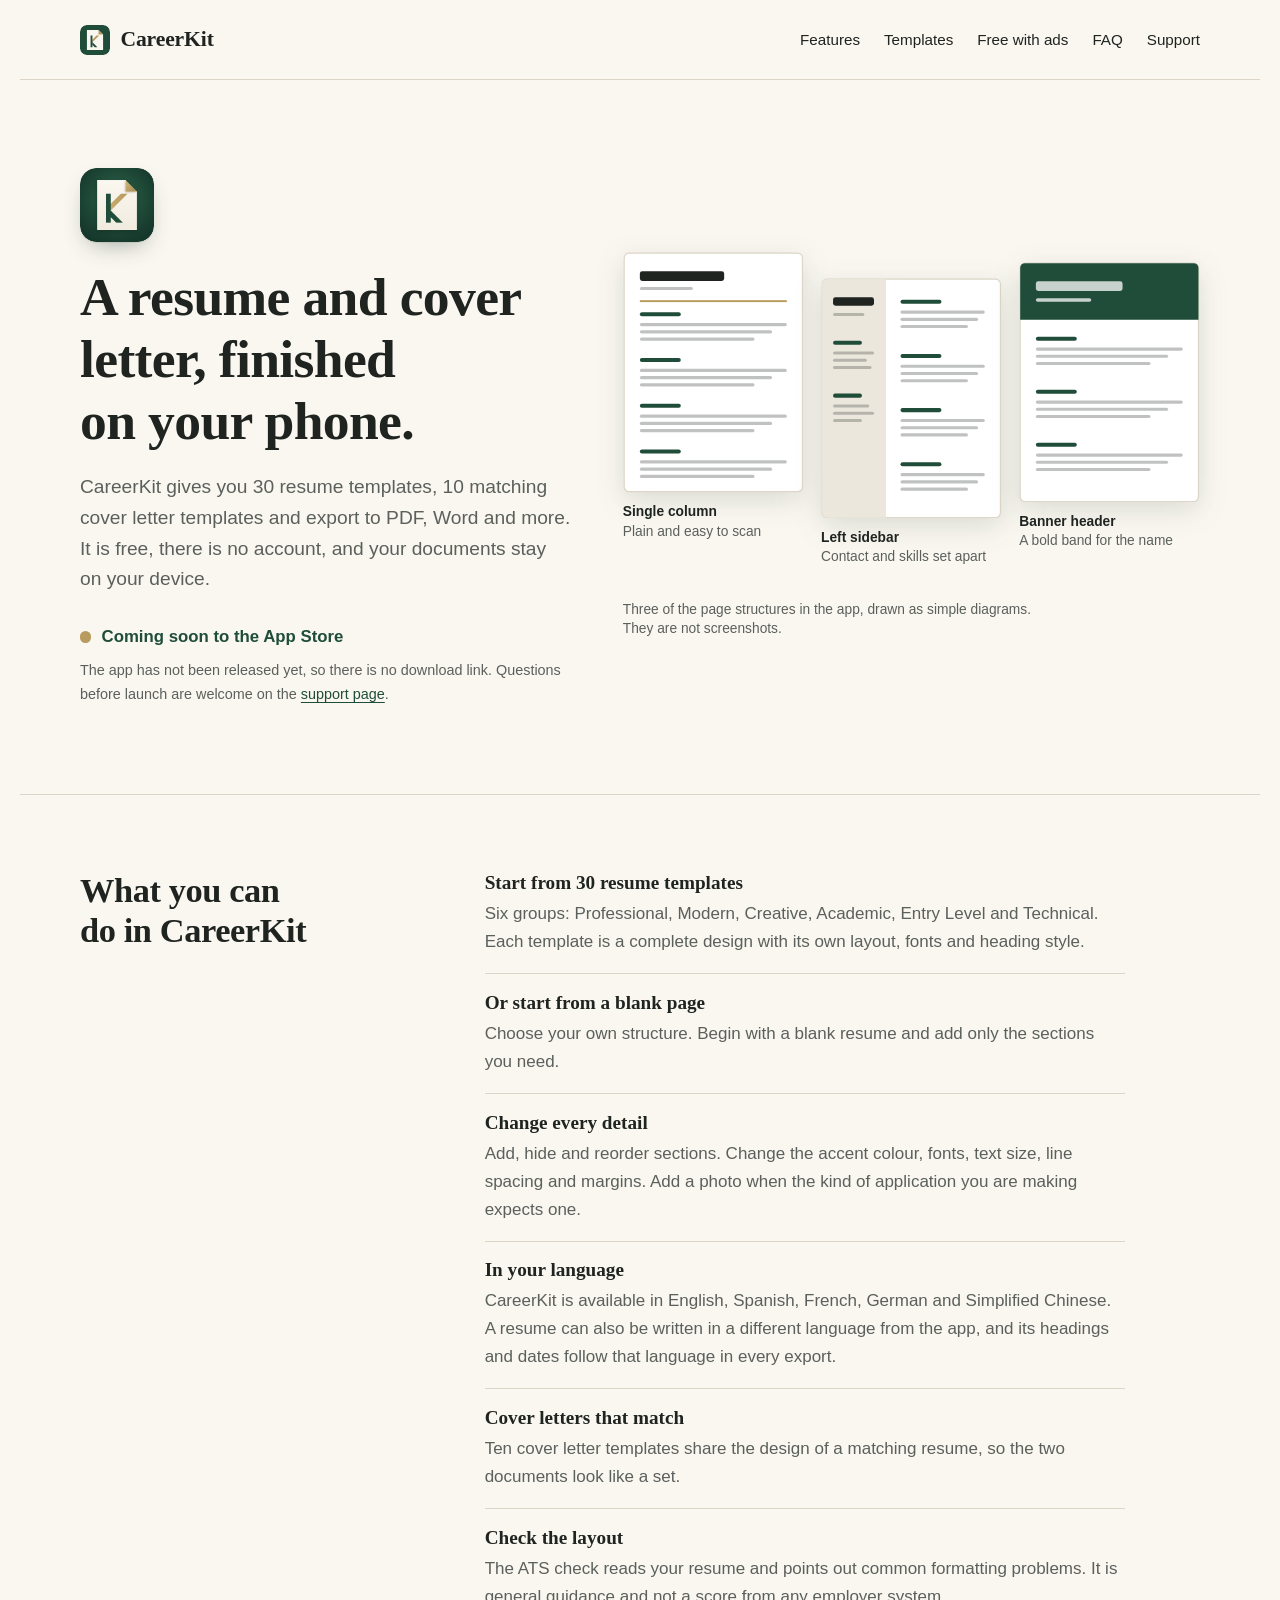
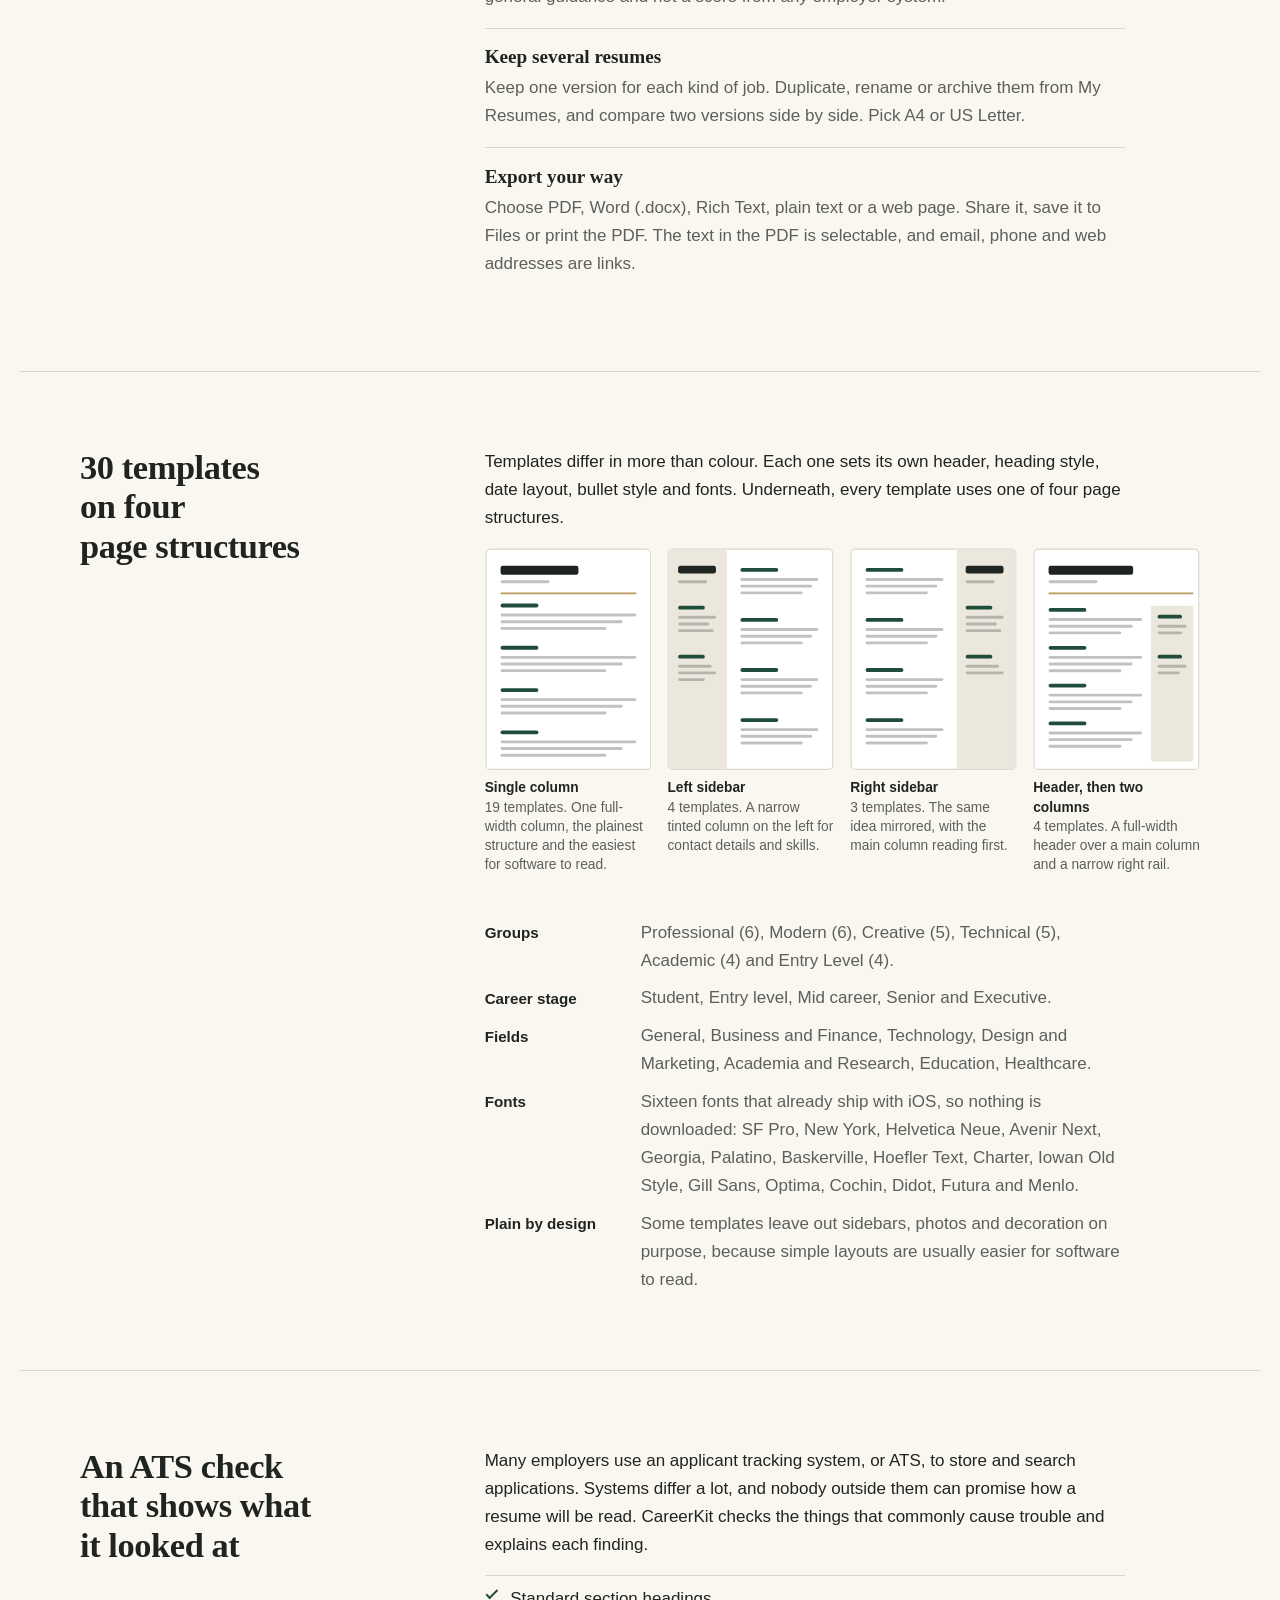
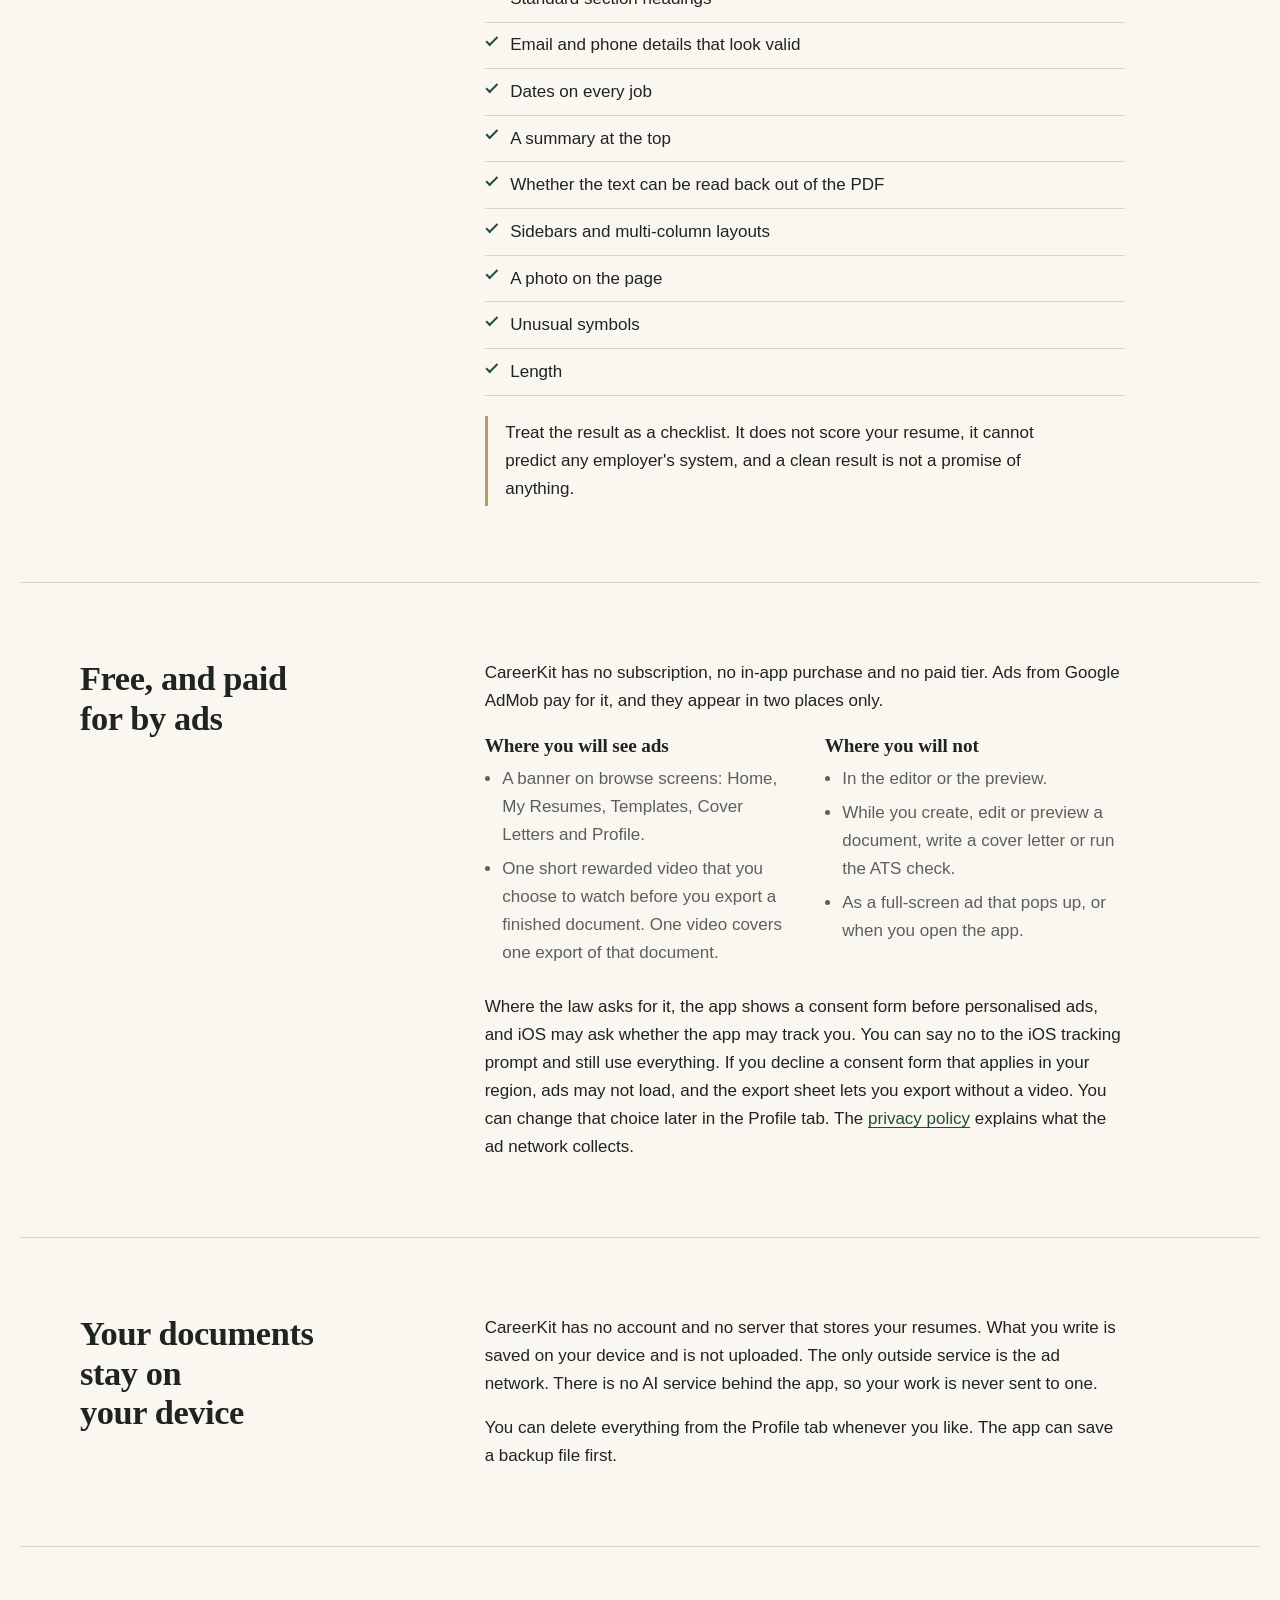
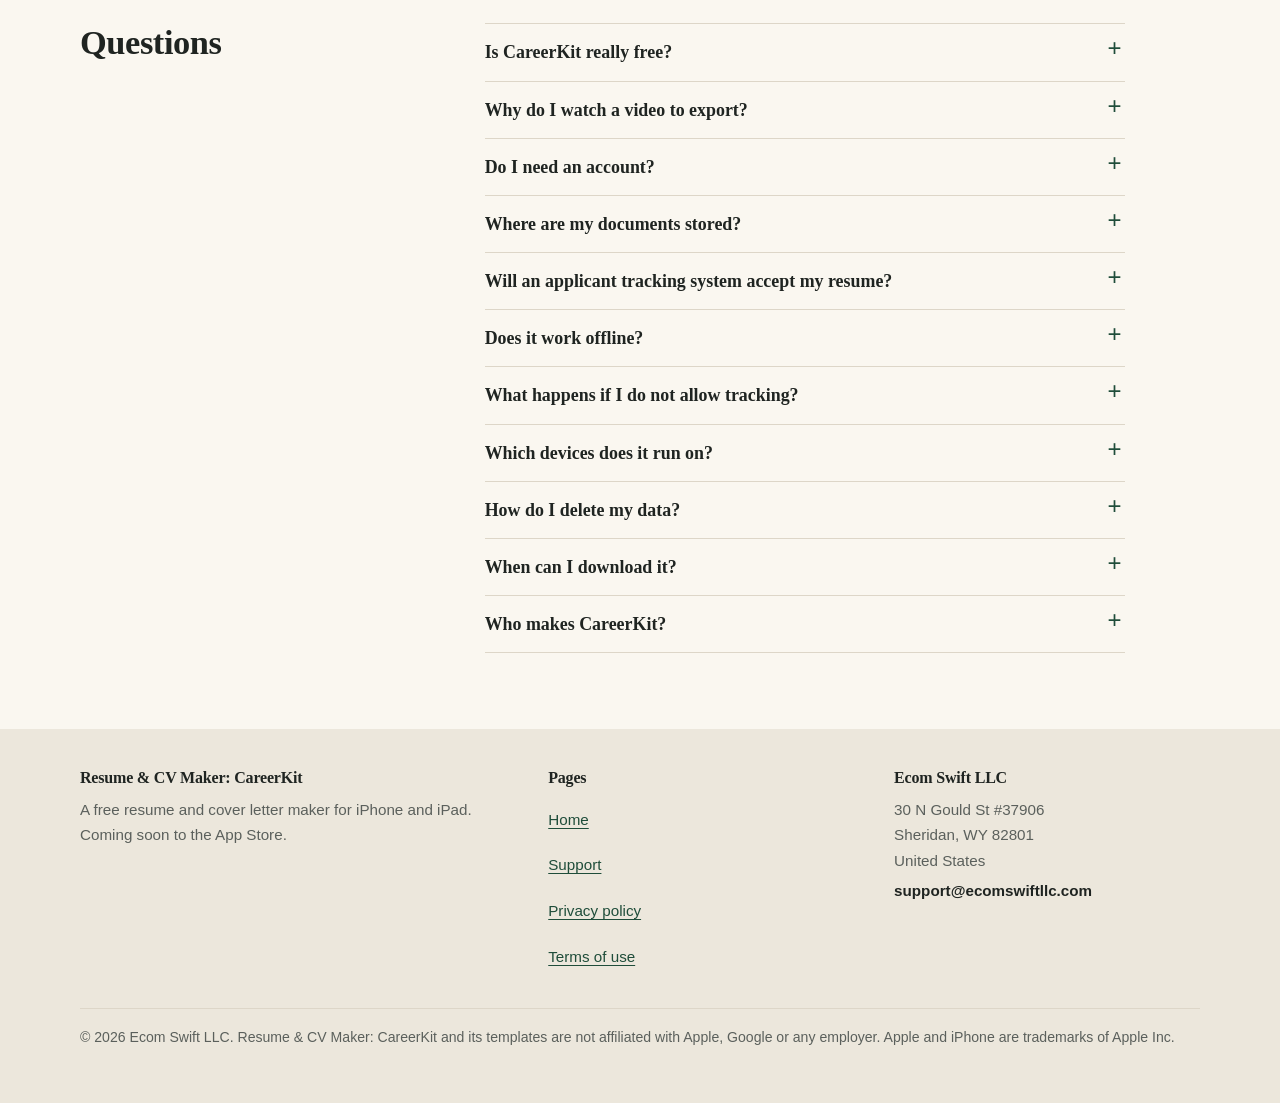
<file: website/careerkit/index.html>
<!doctype html>
<html lang="en">
<head>
<meta charset="utf-8">
<meta name="viewport" content="width=device-width, initial-scale=1, viewport-fit=cover">
<title>Resume &amp; CV Maker: CareerKit | Free resume maker for iPhone and iPad</title>
<meta name="description" content="Free resume and cover letter maker for iPhone and iPad. 30 templates, general ATS guidance, job ad keyword check and export to PDF or Word. Your documents stay on your device. Coming soon.">
<link rel="canonical" href="https://ecomswiftllc.github.io/careerkit/">
<meta name="theme-color" content="#FAF7F0" media="(prefers-color-scheme: light)">
<meta name="theme-color" content="#141614" media="(prefers-color-scheme: dark)">
<meta name="color-scheme" content="light dark">
<link rel="icon" href="assets/favicon.svg" type="image/svg+xml">
<link rel="icon" href="assets/favicon-32.png" type="image/png" sizes="32x32">
<link rel="apple-touch-icon" href="assets/apple-touch-icon.png">
<meta property="og:type" content="website">
<meta property="og:site_name" content="Resume &amp; CV Maker: CareerKit">
<meta property="og:title" content="Resume &amp; CV Maker: CareerKit | Free resume maker for iPhone and iPad">
<meta property="og:description" content="Free resume and cover letter maker for iPhone and iPad. 30 templates, general ATS guidance, job ad keyword check and export to PDF or Word. Your documents stay on your device. Coming soon.">
<meta property="og:url" content="https://ecomswiftllc.github.io/careerkit/">
<meta property="og:image" content="https://ecomswiftllc.github.io/careerkit/assets/og-image.png">
<meta property="og:image:width" content="1200">
<meta property="og:image:height" content="630">
<meta property="og:image:alt" content="The CareerKit app icon next to the name Resume & CV Maker: CareerKit">
<meta name="twitter:card" content="summary_large_image">
<meta name="twitter:title" content="Resume &amp; CV Maker: CareerKit | Free resume maker for iPhone and iPad">
<meta name="twitter:description" content="Free resume and cover letter maker for iPhone and iPad. 30 templates, general ATS guidance, job ad keyword check and export to PDF or Word. Your documents stay on your device. Coming soon.">
<meta name="twitter:image" content="https://ecomswiftllc.github.io/careerkit/assets/og-image.png">
<link rel="stylesheet" href="assets/site.css">
<script type="application/ld+json">
{
  "@context": "https://schema.org",
  "@type": "SoftwareApplication",
  "name": "Resume & CV Maker: CareerKit",
  "alternateName": "CareerKit",
  "url": "https://ecomswiftllc.github.io/careerkit/",
  "applicationCategory": "BusinessApplication",
  "operatingSystem": "iOS 17.0 or later, iPadOS 17.0 or later",
  "description": "A free resume and cover letter maker for iPhone and iPad with 30 resume templates, 10 matching cover letter templates, an ATS check with general guidance, a job ad keyword check, resume import and export to PDF, Word, Rich Text, plain text and web page. Supported by ads. Documents stay on the device.",
  "image": "https://ecomswiftllc.github.io/careerkit/assets/icon-512.png",
  "offers": {
    "@type": "Offer",
    "price": "0",
    "priceCurrency": "USD"
  },
  "publisher": {
    "@type": "Organization",
    "name": "Ecom Swift LLC",
    "url": "https://www.ecomswiftllc.com/",
    "address": {
      "@type": "PostalAddress",
      "streetAddress": "30 N Gould St #37906",
      "addressLocality": "Sheridan",
      "addressRegion": "WY",
      "postalCode": "82801",
      "addressCountry": "US"
    }
  },
  "featureList": [
    "30 resume templates",
    "Blank resume option",
    "10 cover letter templates",
    "ATS check with general guidance",
    "Several resumes in one place",
    "Export to PDF, Word, Rich Text, plain text and web page",
    "Import an existing resume from a PDF or pasted text",
    "Job ad keyword check",
    "Works without an account"
  ]
}
</script>
<script type="application/ld+json">
{
  "@context": "https://schema.org",
  "@type": "FAQPage",
  "mainEntity": [
    {
      "@type": "Question",
      "name": "Is CareerKit really free?",
      "acceptedAnswer": {
        "@type": "Answer",
        "text": "Yes. There is no subscription, no in-app purchase and no paid version. Ads pay for the app: a banner on browse screens, and one rewarded video that you choose to watch when you export a finished document."
      }
    },
    {
      "@type": "Question",
      "name": "Why do I watch a video to export?",
      "acceptedAnswer": {
        "@type": "Answer",
        "text": "Exporting is the one step where the app asks for something in return. One completed video covers one export of that document, and if you do not finish exporting, the unlock stays for up to 24 hours. If no video can be shown, for example when you are offline or no ad is available, the app lets you export without one. Writing, editing, previewing, cover letters and the ATS check never need a video."
      }
    },
    {
      "@type": "Question",
      "name": "Do I need an account?",
      "acceptedAnswer": {
        "@type": "Answer",
        "text": "No. There is no sign-in and no sign-up."
      }
    },
    {
      "@type": "Question",
      "name": "Where are my documents stored?",
      "acceptedAnswer": {
        "@type": "Answer",
        "text": "On your device, in the app's own storage. We do not upload them and we cannot see them. A file you export (PDF, Word, Rich Text, plain text or web page) goes where you send it, such as the Files app or the share sheet. If you import an existing resume, the file is read on your device and is not uploaded."
      }
    },
    {
      "@type": "Question",
      "name": "Will an applicant tracking system accept my resume?",
      "acceptedAnswer": {
        "@type": "Answer",
        "text": "Nobody can promise that. Employers use many different systems and each one reads a resume in its own way. The ATS check in CareerKit flags common formatting problems and explains each finding, so use it as a checklist and not as a verdict."
      }
    },
    {
      "@type": "Question",
      "name": "Does it work offline?",
      "acceptedAnswer": {
        "@type": "Answer",
        "text": "Yes. Writing, editing, previewing and exporting work without a connection. Offline, no video can load, so the export sheet lets you export without one. Banner ads only appear when you are online."
      }
    },
    {
      "@type": "Question",
      "name": "What happens if I do not allow tracking?",
      "acceptedAnswer": {
        "@type": "Answer",
        "text": "The app works the same. The ads you see will be less personalised. You can change the choice any time in iOS Settings under Privacy and Security, then Tracking."
      }
    },
    {
      "@type": "Question",
      "name": "Which devices does it run on?",
      "acceptedAnswer": {
        "@type": "Answer",
        "text": "iPhone and iPad with iOS or iPadOS 17 or later."
      }
    },
    {
      "@type": "Question",
      "name": "How do I delete my data?",
      "acceptedAnswer": {
        "@type": "Answer",
        "text": "Open the Profile tab and choose Delete all local data. The app offers to save a backup file first. Deleting the app also removes its data. Files you already exported stay wherever you saved them."
      }
    },
    {
      "@type": "Question",
      "name": "When can I download it?",
      "acceptedAnswer": {
        "@type": "Answer",
        "text": "CareerKit is not released yet. This page will link to the App Store listing once the app is live."
      }
    },
    {
      "@type": "Question",
      "name": "Who makes CareerKit?",
      "acceptedAnswer": {
        "@type": "Answer",
        "text": "Ecom Swift LLC, a company registered in Wyoming, United States. You can reach us on the support page."
      }
    }
  ]
}
</script>
</head>
<body>
<a class="skip" href="#main">Skip to content</a>
<header class="site-header">
  <div class="wrap">
    <a class="brand" href="./"><img src="assets/favicon.svg" alt="" width="30" height="30">CareerKit</a>
    <nav class="nav" aria-label="Main">
      <a href="./#features">Features</a>
      <a href="./#templates">Templates</a>
      <a href="./#free">Free with ads</a>
      <a href="./#faq">FAQ</a>
      <a href="support/">Support</a>
    </nav>
  </div>
</header>

<main id="main">
  <section class="hero" aria-labelledby="h1">
    <div class="wrap">
      <div>
        <img class="appicon" src="assets/icon-512.png" width="512" height="512" alt="CareerKit app icon: a folded page corner and a rising stroke forming the letter K, on forest green">
        <h1 id="h1">A resume and cover letter, finished on your phone.</h1>
        <p class="lede">CareerKit gives you 30 resume templates, 10 matching cover letter templates and export to PDF, Word and more. It is free, there is no account, and your documents stay on your device.</p>
        <p class="status">Coming soon to the App Store</p>
        <p class="small hero-note">The app has not been released yet, so there is no download link. Questions before launch are welcome on the <a href="support/">support page</a>.</p>
      </div>
      <figure class="layouts">
        <div class="row">
          <div><svg viewBox="0 0 150 200" aria-hidden="true" focusable="false"><rect class="pg" x="1" y="1" width="148" height="198" rx="4"/><rect class="nm" x="14" y="16" width="70" height="8" rx="2"/><rect class="ln" x="14" y="29" width="44" height="2.6" rx="1.3"/><rect class="ac" x="14" y="40" width="122" height="1.6"/><rect class="hd" x="14" y="50" width="34" height="3.4" rx="1.7"/><rect class="ln" x="14" y="59" width="122" height="2.6" rx="1.3"/><rect class="ln" x="14" y="65" width="109.8" height="2.6" rx="1.3"/><rect class="ln" x="14" y="71" width="95.2" height="2.6" rx="1.3"/><rect class="hd" x="14" y="88" width="34" height="3.4" rx="1.7"/><rect class="ln" x="14" y="97" width="122" height="2.6" rx="1.3"/><rect class="ln" x="14" y="103" width="109.8" height="2.6" rx="1.3"/><rect class="ln" x="14" y="109" width="95.2" height="2.6" rx="1.3"/><rect class="hd" x="14" y="126" width="34" height="3.4" rx="1.7"/><rect class="ln" x="14" y="135" width="122" height="2.6" rx="1.3"/><rect class="ln" x="14" y="141" width="109.8" height="2.6" rx="1.3"/><rect class="ln" x="14" y="147" width="95.2" height="2.6" rx="1.3"/><rect class="hd" x="14" y="164" width="34" height="3.4" rx="1.7"/><rect class="ln" x="14" y="173" width="122" height="2.6" rx="1.3"/><rect class="ln" x="14" y="179" width="109.8" height="2.6" rx="1.3"/><rect class="ln" x="14" y="185" width="95.2" height="2.6" rx="1.3"/></svg><p class="cap"><strong>Single column</strong>Plain and easy to scan</p></div>
          <div><svg viewBox="0 0 150 200" aria-hidden="true" focusable="false"><rect class="pg" x="1" y="1" width="148" height="198" rx="4"/><path class="sb" d="M5 1 H54 V199 H5 a4 4 0 0 1 -4 -4 V5 a4 4 0 0 1 4 -4 Z"/><rect class="nm" x="10" y="16" width="34" height="7" rx="2"/><rect class="ln" x="10" y="29" width="26" height="2.6" rx="1.3"/><rect class="hd" x="10" y="52" width="24" height="3.4" rx="1.7"/><rect class="ln" x="10" y="61" width="34" height="2.6" rx="1.3"/><rect class="ln" x="10" y="67" width="28" height="2.6" rx="1.3"/><rect class="ln" x="10" y="73" width="32" height="2.6" rx="1.3"/><rect class="hd" x="10" y="96" width="24" height="3.4" rx="1.7"/><rect class="ln" x="10" y="105" width="30" height="2.6" rx="1.3"/><rect class="ln" x="10" y="111" width="34" height="2.6" rx="1.3"/><rect class="ln" x="10" y="117" width="24" height="2.6" rx="1.3"/><rect class="hd" x="66" y="18" width="34" height="3.4" rx="1.7"/><rect class="ln" x="66" y="27" width="70" height="2.6" rx="1.3"/><rect class="ln" x="66" y="33" width="64.4" height="2.6" rx="1.3"/><rect class="ln" x="66" y="39" width="56.0" height="2.6" rx="1.3"/><rect class="hd" x="66" y="63" width="34" height="3.4" rx="1.7"/><rect class="ln" x="66" y="72" width="70" height="2.6" rx="1.3"/><rect class="ln" x="66" y="78" width="64.4" height="2.6" rx="1.3"/><rect class="ln" x="66" y="84" width="56.0" height="2.6" rx="1.3"/><rect class="hd" x="66" y="108" width="34" height="3.4" rx="1.7"/><rect class="ln" x="66" y="117" width="70" height="2.6" rx="1.3"/><rect class="ln" x="66" y="123" width="64.4" height="2.6" rx="1.3"/><rect class="ln" x="66" y="129" width="56.0" height="2.6" rx="1.3"/><rect class="hd" x="66" y="153" width="34" height="3.4" rx="1.7"/><rect class="ln" x="66" y="162" width="70" height="2.6" rx="1.3"/><rect class="ln" x="66" y="168" width="64.4" height="2.6" rx="1.3"/><rect class="ln" x="66" y="174" width="56.0" height="2.6" rx="1.3"/></svg><p class="cap"><strong>Left sidebar</strong>Contact and skills set apart</p></div>
          <div><svg viewBox="0 0 150 200" aria-hidden="true" focusable="false"><rect class="pg" x="1" y="1" width="148" height="198" rx="4"/><path class="band" d="M5 1 H145 a4 4 0 0 1 4 4 V48 H1 V5 a4 4 0 0 1 4 -4 Z"/><rect class="ln-on" x="14" y="16" width="72" height="8" rx="2" opacity=".95"/><rect class="ln-on" x="14" y="30" width="46" height="3" rx="1.5"/><rect class="hd" x="14" y="62" width="34" height="3.4" rx="1.7"/><rect class="ln" x="14" y="71" width="122" height="2.6" rx="1.3"/><rect class="ln" x="14" y="77" width="109.8" height="2.6" rx="1.3"/><rect class="ln" x="14" y="83" width="95.2" height="2.6" rx="1.3"/><rect class="hd" x="14" y="106" width="34" height="3.4" rx="1.7"/><rect class="ln" x="14" y="115" width="122" height="2.6" rx="1.3"/><rect class="ln" x="14" y="121" width="109.8" height="2.6" rx="1.3"/><rect class="ln" x="14" y="127" width="95.2" height="2.6" rx="1.3"/><rect class="hd" x="14" y="150" width="34" height="3.4" rx="1.7"/><rect class="ln" x="14" y="159" width="122" height="2.6" rx="1.3"/><rect class="ln" x="14" y="165" width="109.8" height="2.6" rx="1.3"/><rect class="ln" x="14" y="171" width="95.2" height="2.6" rx="1.3"/></svg><p class="cap"><strong>Banner header</strong>A bold band for the name</p></div>
        </div>
        <figcaption>Three of the page structures in the app, drawn as simple diagrams. They are not screenshots.</figcaption>
      </figure>
    </div>
  </section>

  <section class="section" id="features" aria-labelledby="h-features">
    <div class="wrap">
      <h2 id="h-features">What you can do in CareerKit</h2>
      <div class="section-body">
        <dl class="defs">
          <div><dt>Start from 30 resume templates</dt><dd>Six groups: Professional, Modern, Creative, Academic, Entry Level and Technical. Each template is a complete design with its own layout, fonts and heading style.</dd></div>
          <div><dt>Or start from a blank page</dt><dd>Choose your own structure. Begin with a blank resume and add only the sections you need.</dd></div>
          <div><dt>Change every detail</dt><dd>Add, hide and reorder sections. Change the accent colour, fonts, text size, line spacing and margins. Add a photo when the kind of application you are making expects one.</dd></div>
          <div><dt>In your language</dt><dd>CareerKit is available in English, Spanish, French, German and Simplified Chinese. A resume can also be written in a different language from the app, and its headings and dates follow that language in every export.</dd></div>
          <div><dt>Cover letters that match</dt><dd>Ten cover letter templates share the design of a matching resume, so the two documents look like a set.</dd></div>
          <div><dt>Check the layout</dt><dd>The ATS check reads your resume and points out common formatting problems. It is general guidance and not a score from any employer system.</dd></div>
          <div><dt>Keep several resumes</dt><dd>Keep one version for each kind of job. Duplicate, rename or archive them from My Resumes, and compare two versions side by side. Pick A4 or US Letter.</dd></div>
          <div><dt>Export your way</dt><dd>Choose PDF, Word (.docx), Rich Text, plain text or a web page. Share it, save it to Files or print the PDF. The text in the PDF is selectable, and email, phone and web addresses are links.</dd></div>
        </dl>
      </div>
    </div>
  </section>

  <section class="section templates-wide" id="templates" aria-labelledby="h-templates">
    <div class="wrap">
      <h2 id="h-templates">30 templates on four page structures</h2>
      <div class="section-body">
        <p>Templates differ in more than colour. Each one sets its own header, heading style, date layout, bullet style and fonts. Underneath, every template uses one of four page structures.</p>
        <ul class="structures">
          <li><svg viewBox="0 0 150 200" aria-hidden="true" focusable="false"><rect class="pg" x="1" y="1" width="148" height="198" rx="4"/><rect class="nm" x="14" y="16" width="70" height="8" rx="2"/><rect class="ln" x="14" y="29" width="44" height="2.6" rx="1.3"/><rect class="ac" x="14" y="40" width="122" height="1.6"/><rect class="hd" x="14" y="50" width="34" height="3.4" rx="1.7"/><rect class="ln" x="14" y="59" width="122" height="2.6" rx="1.3"/><rect class="ln" x="14" y="65" width="109.8" height="2.6" rx="1.3"/><rect class="ln" x="14" y="71" width="95.2" height="2.6" rx="1.3"/><rect class="hd" x="14" y="88" width="34" height="3.4" rx="1.7"/><rect class="ln" x="14" y="97" width="122" height="2.6" rx="1.3"/><rect class="ln" x="14" y="103" width="109.8" height="2.6" rx="1.3"/><rect class="ln" x="14" y="109" width="95.2" height="2.6" rx="1.3"/><rect class="hd" x="14" y="126" width="34" height="3.4" rx="1.7"/><rect class="ln" x="14" y="135" width="122" height="2.6" rx="1.3"/><rect class="ln" x="14" y="141" width="109.8" height="2.6" rx="1.3"/><rect class="ln" x="14" y="147" width="95.2" height="2.6" rx="1.3"/><rect class="hd" x="14" y="164" width="34" height="3.4" rx="1.7"/><rect class="ln" x="14" y="173" width="122" height="2.6" rx="1.3"/><rect class="ln" x="14" y="179" width="109.8" height="2.6" rx="1.3"/><rect class="ln" x="14" y="185" width="95.2" height="2.6" rx="1.3"/></svg><p class="cap"><strong>Single column</strong>19 templates. One full-width column, the plainest structure and the easiest for software to read.</p></li>
          <li><svg viewBox="0 0 150 200" aria-hidden="true" focusable="false"><rect class="pg" x="1" y="1" width="148" height="198" rx="4"/><path class="sb" d="M5 1 H54 V199 H5 a4 4 0 0 1 -4 -4 V5 a4 4 0 0 1 4 -4 Z"/><rect class="nm" x="10" y="16" width="34" height="7" rx="2"/><rect class="ln" x="10" y="29" width="26" height="2.6" rx="1.3"/><rect class="hd" x="10" y="52" width="24" height="3.4" rx="1.7"/><rect class="ln" x="10" y="61" width="34" height="2.6" rx="1.3"/><rect class="ln" x="10" y="67" width="28" height="2.6" rx="1.3"/><rect class="ln" x="10" y="73" width="32" height="2.6" rx="1.3"/><rect class="hd" x="10" y="96" width="24" height="3.4" rx="1.7"/><rect class="ln" x="10" y="105" width="30" height="2.6" rx="1.3"/><rect class="ln" x="10" y="111" width="34" height="2.6" rx="1.3"/><rect class="ln" x="10" y="117" width="24" height="2.6" rx="1.3"/><rect class="hd" x="66" y="18" width="34" height="3.4" rx="1.7"/><rect class="ln" x="66" y="27" width="70" height="2.6" rx="1.3"/><rect class="ln" x="66" y="33" width="64.4" height="2.6" rx="1.3"/><rect class="ln" x="66" y="39" width="56.0" height="2.6" rx="1.3"/><rect class="hd" x="66" y="63" width="34" height="3.4" rx="1.7"/><rect class="ln" x="66" y="72" width="70" height="2.6" rx="1.3"/><rect class="ln" x="66" y="78" width="64.4" height="2.6" rx="1.3"/><rect class="ln" x="66" y="84" width="56.0" height="2.6" rx="1.3"/><rect class="hd" x="66" y="108" width="34" height="3.4" rx="1.7"/><rect class="ln" x="66" y="117" width="70" height="2.6" rx="1.3"/><rect class="ln" x="66" y="123" width="64.4" height="2.6" rx="1.3"/><rect class="ln" x="66" y="129" width="56.0" height="2.6" rx="1.3"/><rect class="hd" x="66" y="153" width="34" height="3.4" rx="1.7"/><rect class="ln" x="66" y="162" width="70" height="2.6" rx="1.3"/><rect class="ln" x="66" y="168" width="64.4" height="2.6" rx="1.3"/><rect class="ln" x="66" y="174" width="56.0" height="2.6" rx="1.3"/></svg><p class="cap"><strong>Left sidebar</strong>4 templates. A narrow tinted column on the left for contact details and skills.</p></li>
          <li><svg viewBox="0 0 150 200" aria-hidden="true" focusable="false"><rect class="pg" x="1" y="1" width="148" height="198" rx="4"/><path class="sb" d="M96 1 H145 a4 4 0 0 1 4 4 V195 a4 4 0 0 1 -4 4 H96 Z"/><rect class="nm" x="104" y="16" width="34" height="7" rx="2"/><rect class="ln" x="104" y="29" width="26" height="2.6" rx="1.3"/><rect class="hd" x="104" y="52" width="24" height="3.4" rx="1.7"/><rect class="ln" x="104" y="61" width="34" height="2.6" rx="1.3"/><rect class="ln" x="104" y="67" width="28" height="2.6" rx="1.3"/><rect class="ln" x="104" y="73" width="32" height="2.6" rx="1.3"/><rect class="hd" x="104" y="96" width="24" height="3.4" rx="1.7"/><rect class="ln" x="104" y="105" width="30" height="2.6" rx="1.3"/><rect class="ln" x="104" y="111" width="34" height="2.6" rx="1.3"/><rect class="hd" x="14" y="18" width="34" height="3.4" rx="1.7"/><rect class="ln" x="14" y="27" width="70" height="2.6" rx="1.3"/><rect class="ln" x="14" y="33" width="64.4" height="2.6" rx="1.3"/><rect class="ln" x="14" y="39" width="56.0" height="2.6" rx="1.3"/><rect class="hd" x="14" y="63" width="34" height="3.4" rx="1.7"/><rect class="ln" x="14" y="72" width="70" height="2.6" rx="1.3"/><rect class="ln" x="14" y="78" width="64.4" height="2.6" rx="1.3"/><rect class="ln" x="14" y="84" width="56.0" height="2.6" rx="1.3"/><rect class="hd" x="14" y="108" width="34" height="3.4" rx="1.7"/><rect class="ln" x="14" y="117" width="70" height="2.6" rx="1.3"/><rect class="ln" x="14" y="123" width="64.4" height="2.6" rx="1.3"/><rect class="ln" x="14" y="129" width="56.0" height="2.6" rx="1.3"/><rect class="hd" x="14" y="153" width="34" height="3.4" rx="1.7"/><rect class="ln" x="14" y="162" width="70" height="2.6" rx="1.3"/><rect class="ln" x="14" y="168" width="64.4" height="2.6" rx="1.3"/><rect class="ln" x="14" y="174" width="56.0" height="2.6" rx="1.3"/></svg><p class="cap"><strong>Right sidebar</strong>3 templates. The same idea mirrored, with the main column reading first.</p></li>
          <li><svg viewBox="0 0 150 200" aria-hidden="true" focusable="false"><rect class="pg" x="1" y="1" width="148" height="198" rx="4"/><rect class="nm" x="14" y="16" width="76" height="8" rx="2"/><rect class="ln" x="14" y="29" width="44" height="2.6" rx="1.3"/><rect class="ac" x="14" y="40" width="130" height="1.6"/><rect class="sb" x="106" y="52" width="38" height="140" rx="2"/><rect class="hd" x="112" y="60" width="22" height="3.4" rx="1.7"/><rect class="ln" x="112" y="69" width="26" height="2.6" rx="1.3"/><rect class="ln" x="112" y="75" width="22" height="2.6" rx="1.3"/><rect class="hd" x="112" y="96" width="22" height="3.4" rx="1.7"/><rect class="ln" x="112" y="105" width="26" height="2.6" rx="1.3"/><rect class="ln" x="112" y="111" width="20" height="2.6" rx="1.3"/><rect class="hd" x="14" y="54" width="34" height="3.4" rx="1.7"/><rect class="ln" x="14" y="63" width="84" height="2.6" rx="1.3"/><rect class="ln" x="14" y="69" width="75.6" height="2.6" rx="1.3"/><rect class="ln" x="14" y="75" width="65.5" height="2.6" rx="1.3"/><rect class="hd" x="14" y="88" width="34" height="3.4" rx="1.7"/><rect class="ln" x="14" y="97" width="84" height="2.6" rx="1.3"/><rect class="ln" x="14" y="103" width="75.6" height="2.6" rx="1.3"/><rect class="ln" x="14" y="109" width="65.5" height="2.6" rx="1.3"/><rect class="hd" x="14" y="122" width="34" height="3.4" rx="1.7"/><rect class="ln" x="14" y="131" width="84" height="2.6" rx="1.3"/><rect class="ln" x="14" y="137" width="75.6" height="2.6" rx="1.3"/><rect class="ln" x="14" y="143" width="65.5" height="2.6" rx="1.3"/><rect class="hd" x="14" y="156" width="34" height="3.4" rx="1.7"/><rect class="ln" x="14" y="165" width="84" height="2.6" rx="1.3"/><rect class="ln" x="14" y="171" width="75.6" height="2.6" rx="1.3"/><rect class="ln" x="14" y="177" width="65.5" height="2.6" rx="1.3"/></svg><p class="cap"><strong>Header, then two columns</strong>4 templates. A full-width header over a main column and a narrow right rail.</p></li>
        </ul>
        <dl class="facts">
          <dt>Groups</dt><dd>Professional (6), Modern (6), Creative (5), Technical (5), Academic (4) and Entry Level (4).</dd>
          <dt>Career stage</dt><dd>Student, Entry level, Mid career, Senior and Executive.</dd>
          <dt>Fields</dt><dd>General, Business and Finance, Technology, Design and Marketing, Academia and Research, Education, Healthcare.</dd>
          <dt>Fonts</dt><dd>Sixteen fonts that already ship with iOS, so nothing is downloaded: SF Pro, New York, Helvetica Neue, Avenir Next, Georgia, Palatino, Baskerville, Hoefler Text, Charter, Iowan Old Style, Gill Sans, Optima, Cochin, Didot, Futura and Menlo.</dd>
          <dt>Plain by design</dt><dd>Some templates leave out sidebars, photos and decoration on purpose, because simple layouts are usually easier for software to read.</dd>
        </dl>
      </div>
    </div>
  </section>

  <section class="section" id="ats" aria-labelledby="h-ats">
    <div class="wrap">
      <h2 id="h-ats">An ATS check that shows what it looked at</h2>
      <div class="section-body">
        <p>Many employers use an applicant tracking system, or ATS, to store and search applications. Systems differ a lot, and nobody outside them can promise how a resume will be read. CareerKit checks the things that commonly cause trouble and explains each finding.</p>
        <ul class="checks">
          <li>Standard section headings</li>
          <li>Email and phone details that look valid</li>
          <li>Dates on every job</li>
          <li>A summary at the top</li>
          <li>Whether the text can be read back out of the PDF</li>
          <li>Sidebars and multi-column layouts</li>
          <li>A photo on the page</li>
          <li>Unusual symbols</li>
          <li>Length</li>
        </ul>
        <p class="disclaimer">Treat the result as a checklist. It does not score your resume, it cannot predict any employer's system, and a clean result is not a promise of anything.</p>
      </div>
    </div>
  </section>

  <section class="section" id="free" aria-labelledby="h-free">
    <div class="wrap">
      <h2 id="h-free">Free, and paid for by ads</h2>
      <div class="section-body">
        <p>CareerKit has no subscription, no in-app purchase and no paid tier. Ads from Google AdMob pay for it, and they appear in two places only.</p>
        <div class="split">
          <div>
            <h3>Where you will see ads</h3>
            <ul>
              <li>A banner on browse screens: Home, My Resumes, Templates, Cover Letters and Profile.</li>
              <li>One short rewarded video that you choose to watch before you export a finished document. One video covers one export of that document.</li>
            </ul>
          </div>
          <div>
            <h3>Where you will not</h3>
            <ul>
              <li>In the editor or the preview.</li>
              <li>While you create, edit or preview a document, write a cover letter or run the ATS check.</li>
              <li>As a full-screen ad that pops up, or when you open the app.</li>
            </ul>
          </div>
        </div>
        <p>Where the law asks for it, the app shows a consent form before personalised ads, and iOS may ask whether the app may track you. You can say no to the iOS tracking prompt and still use everything. If you decline a consent form that applies in your region, ads may not load, and the export sheet lets you export without a video. You can change that choice later in the Profile tab. The <a href="privacy/">privacy policy</a> explains what the ad network collects.</p>
      </div>
    </div>
  </section>

  <section class="section" id="private" aria-labelledby="h-private">
    <div class="wrap">
      <h2 id="h-private">Your documents stay on your device</h2>
      <div class="section-body">
        <p>CareerKit has no account and no server that stores your resumes. What you write is saved on your device and is not uploaded. The only outside service is the ad network. There is no AI service behind the app, so your work is never sent to one.</p>
        <p>You can delete everything from the Profile tab whenever you like. The app can save a backup file first.</p>
      </div>
    </div>
  </section>

  <section class="section faq" id="faq" aria-labelledby="h-faq">
    <div class="wrap">
      <h2 id="h-faq">Questions</h2>
      <div class="section-body">
        <details><summary>Is CareerKit really free?</summary><div class="answer"><p>Yes. There is no subscription, no in-app purchase and no paid version. Ads pay for the app: a banner on browse screens, and one rewarded video that you choose to watch when you export a finished document.</p></div></details>
        <details><summary>Why do I watch a video to export?</summary><div class="answer"><p>Exporting is the one step where the app asks for something in return. One completed video covers one export of that document, and if you do not finish exporting, the unlock stays for up to 24 hours. If no video can be shown, for example when you are offline or no ad is available, the app lets you export without one. Writing, editing, previewing, cover letters and the ATS check never need a video.</p></div></details>
        <details><summary>Do I need an account?</summary><div class="answer"><p>No. There is no sign-in and no sign-up.</p></div></details>
        <details><summary>Where are my documents stored?</summary><div class="answer"><p>On your device, in the app's own storage. We do not upload them and we cannot see them. A file you export (PDF, Word, Rich Text, plain text or web page) goes where you send it, such as the Files app or the share sheet. If you import an existing resume, the file is read on your device and is not uploaded.</p></div></details>
        <details><summary>Will an applicant tracking system accept my resume?</summary><div class="answer"><p>Nobody can promise that. Employers use many different systems and each one reads a resume in its own way. The ATS check in CareerKit flags common formatting problems and explains each finding, so use it as a checklist and not as a verdict.</p></div></details>
        <details><summary>Does it work offline?</summary><div class="answer"><p>Yes. Writing, editing, previewing and exporting work without a connection. Offline, no video can load, so the export sheet lets you export without one. Banner ads only appear when you are online.</p></div></details>
        <details><summary>What happens if I do not allow tracking?</summary><div class="answer"><p>The app works the same. The ads you see will be less personalised. You can change the choice any time in iOS Settings under Privacy and Security, then Tracking.</p></div></details>
        <details><summary>Which devices does it run on?</summary><div class="answer"><p>iPhone and iPad with iOS or iPadOS 17 or later.</p></div></details>
        <details><summary>How do I delete my data?</summary><div class="answer"><p>Open the Profile tab and choose Delete all local data. The app offers to save a backup file first. Deleting the app also removes its data. Files you already exported stay wherever you saved them.</p></div></details>
        <details><summary>When can I download it?</summary><div class="answer"><p>CareerKit is not released yet. This page will link to the App Store listing once the app is live.</p></div></details>
        <details><summary>Who makes CareerKit?</summary><div class="answer"><p>Ecom Swift LLC, a company registered in Wyoming, United States. You can reach us on the <a href="support/">support page</a>.</p></div></details>
      </div>
    </div>
  </section>
</main>
<footer class="site-footer">
  <div class="wrap">
    <div>
      <h2>Resume & CV Maker: CareerKit</h2>
      <p>A free resume and cover letter maker for iPhone and iPad. Coming soon to the App Store.</p>
    </div>
    <nav aria-label="Footer">
      <h2>Pages</h2>
      <ul>
        <li><a href="./">Home</a></li>
        <li><a href="support/">Support</a></li>
        <li><a href="privacy/">Privacy policy</a></li>
        <li><a href="terms/">Terms of use</a></li>
      </ul>
    </nav>
    <div>
      <h2>Ecom Swift LLC</h2>
      <p>30 N Gould St #37906<br>Sheridan, WY 82801<br>United States</p>
      <p class="email">support@ecomswiftllc.com</p>
    </div>
    <p class="legalline">&copy; 2026 Ecom Swift LLC. Resume & CV Maker: CareerKit and its templates are not affiliated with Apple, Google or any employer. Apple and iPhone are trademarks of Apple Inc.</p>
  </div>
</footer>
</body>
</html>
</file>
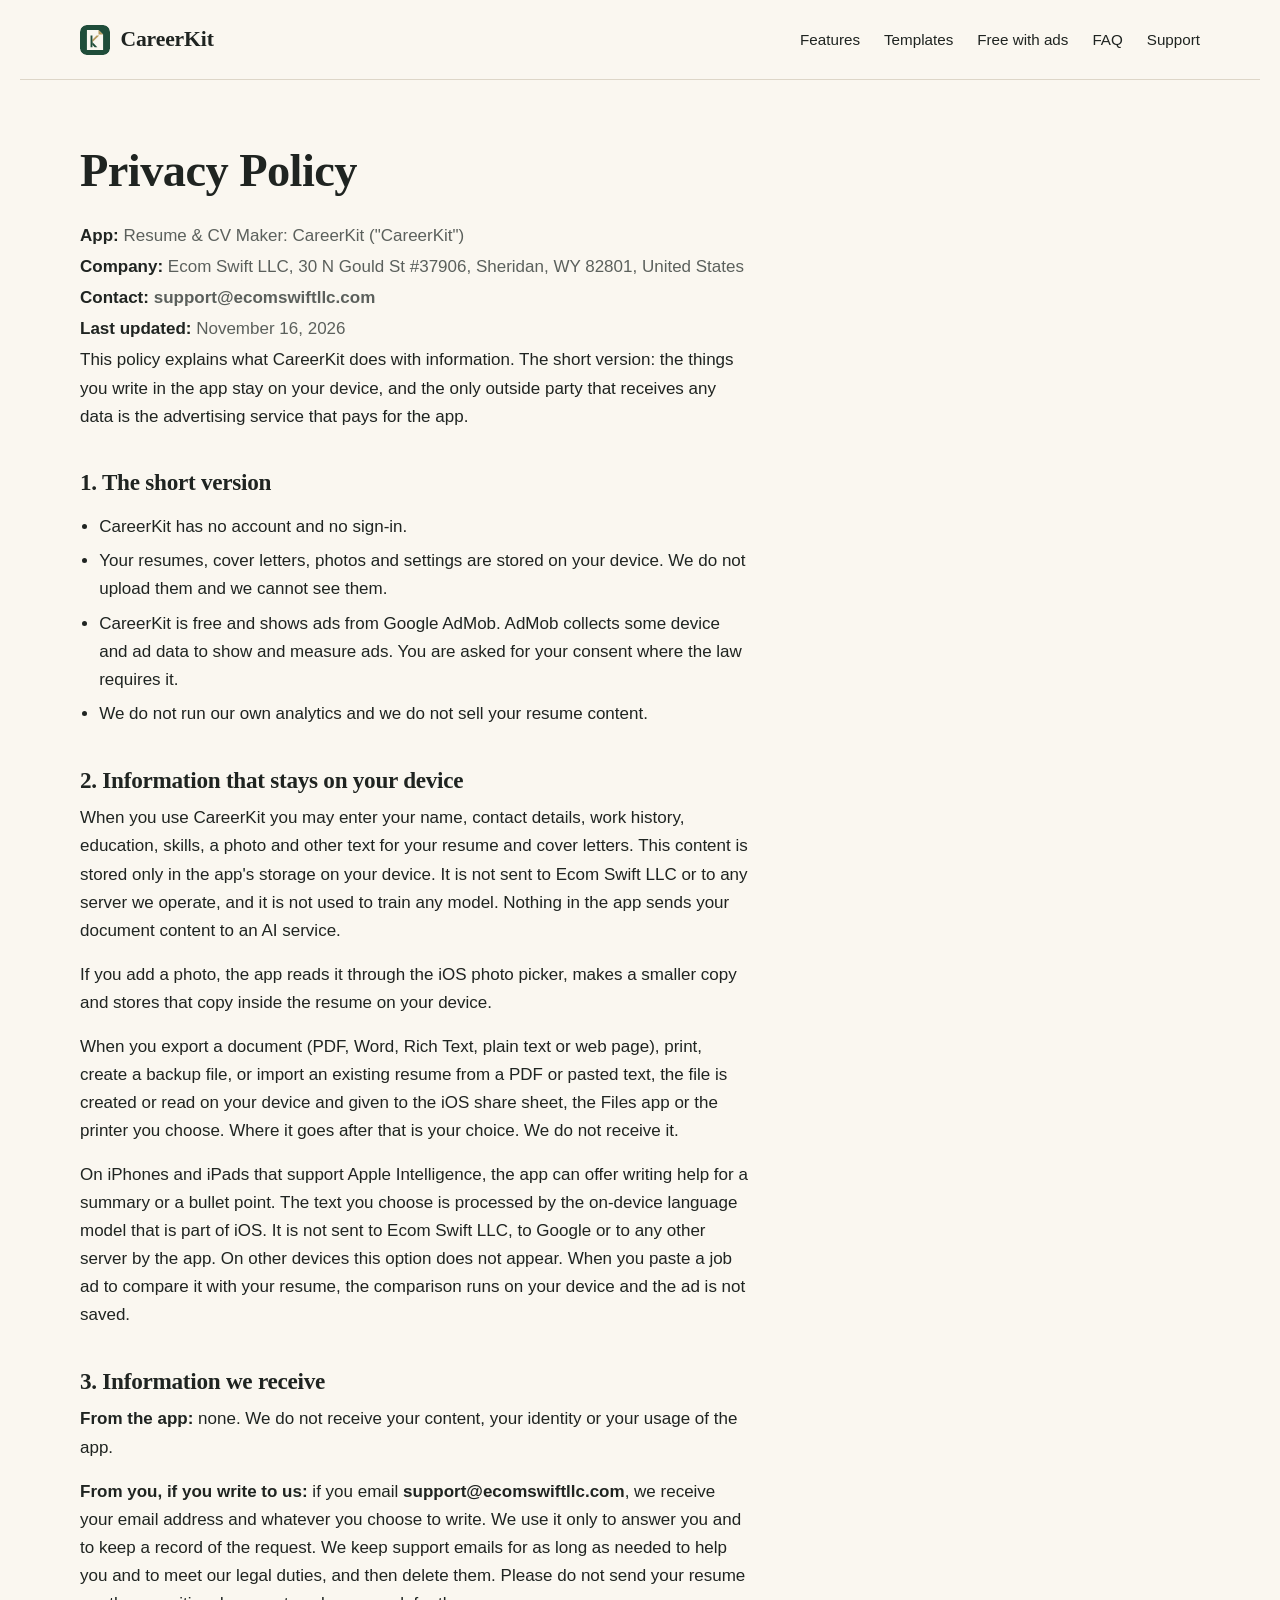
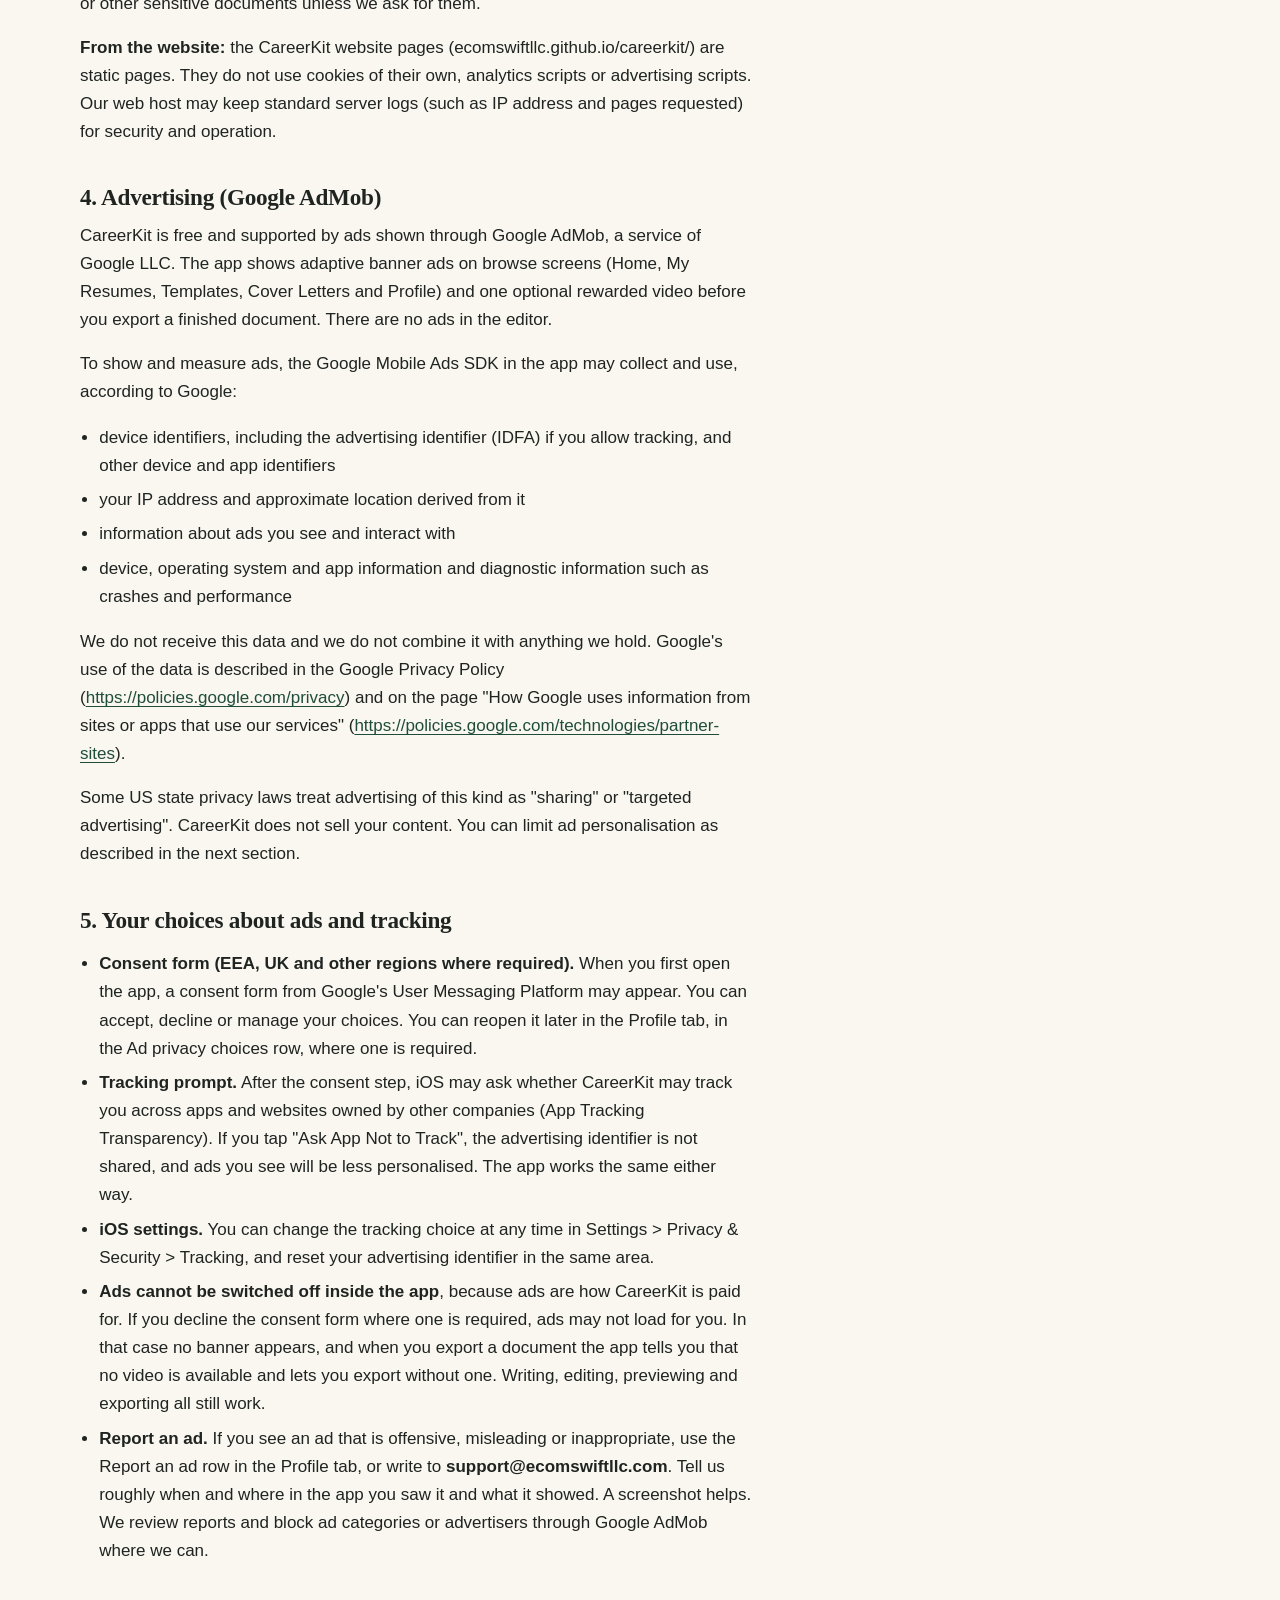
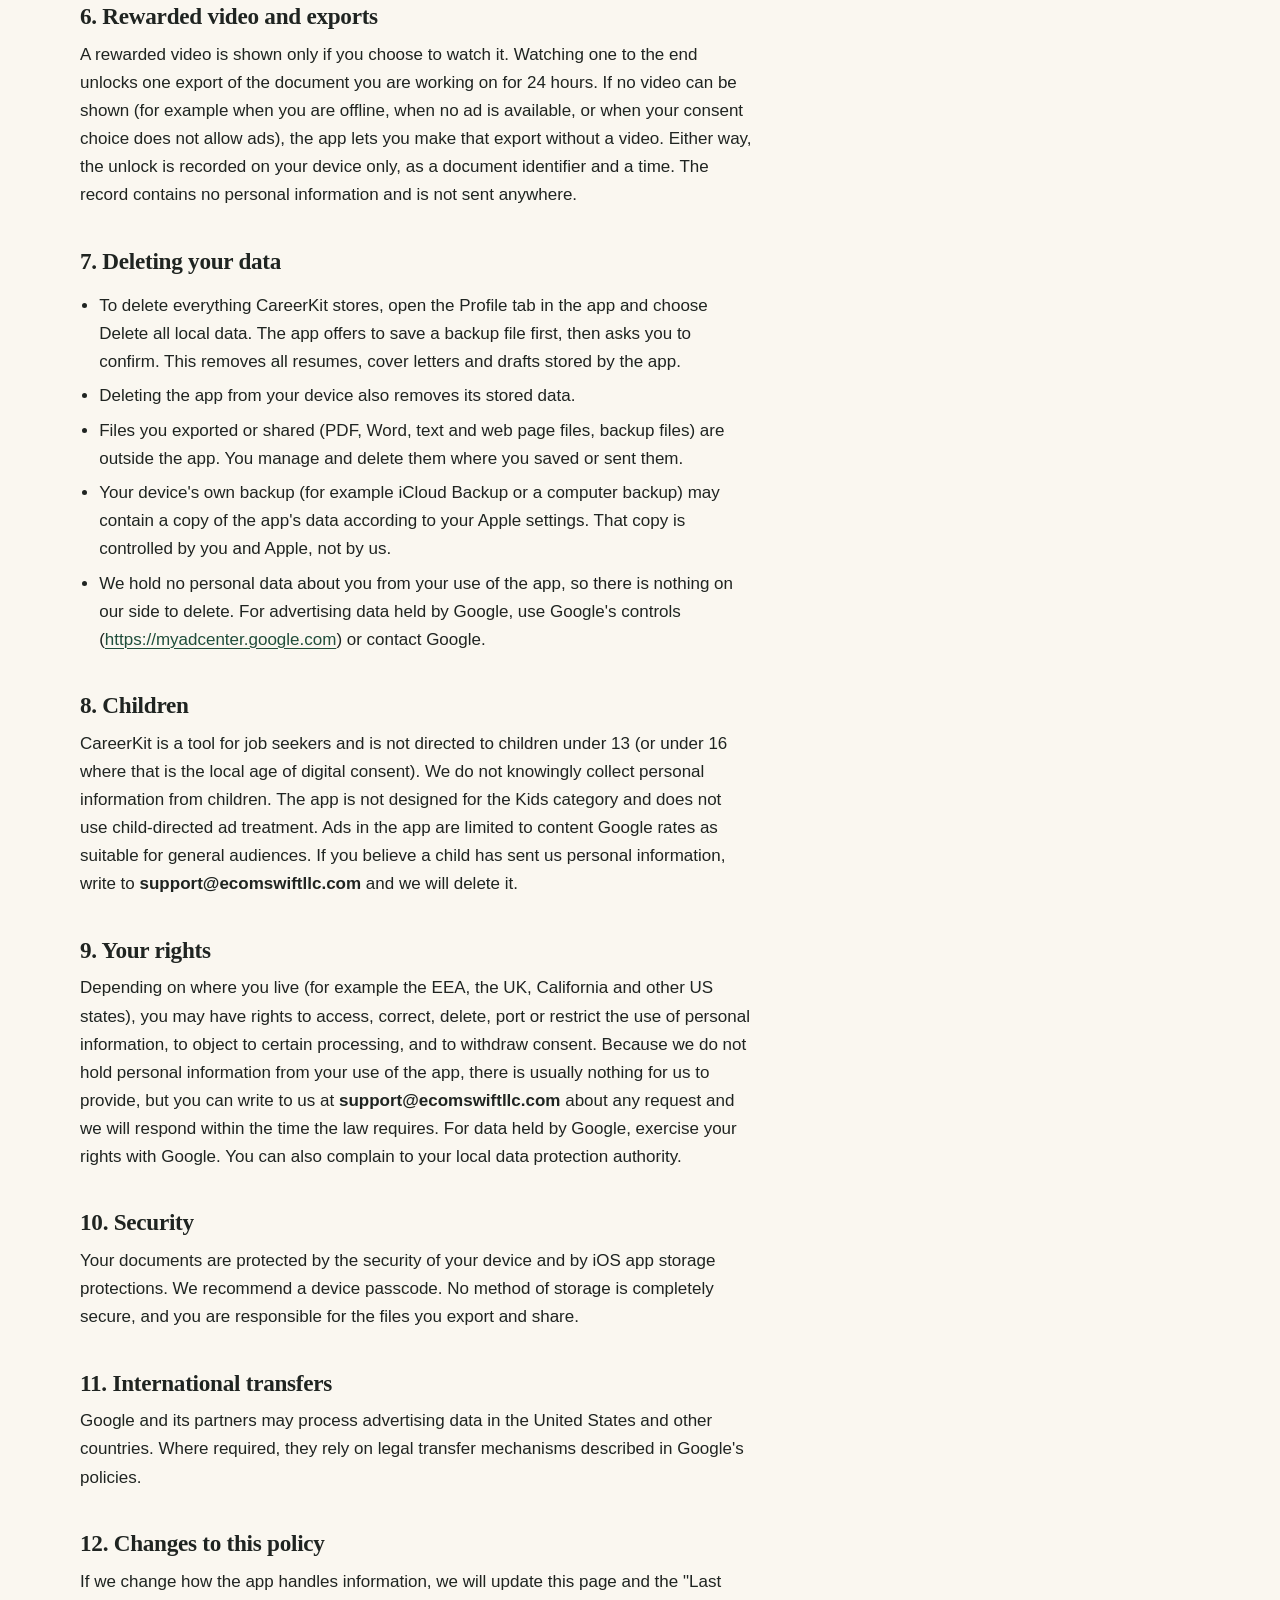
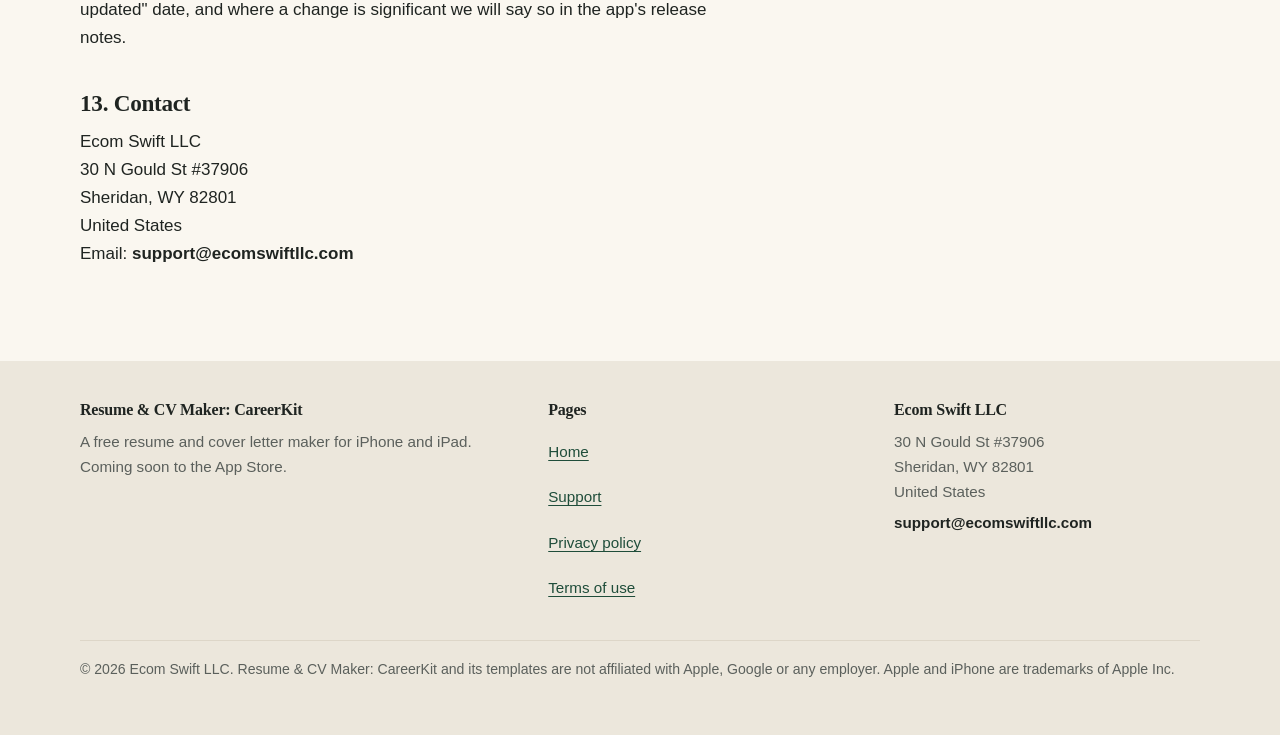
<file: website/careerkit/privacy/index.html>
<!doctype html>
<html lang="en">
<head>
<meta charset="utf-8">
<meta name="viewport" content="width=device-width, initial-scale=1, viewport-fit=cover">
<title>Privacy Policy | Resume &amp; CV Maker: CareerKit</title>
<meta name="description" content="How Resume &amp; CV Maker: CareerKit handles information: documents stay on your device, there is no account, and ads come from Google AdMob with your consent where required.">
<link rel="canonical" href="https://ecomswiftllc.github.io/careerkit/privacy/">
<meta name="theme-color" content="#FAF7F0" media="(prefers-color-scheme: light)">
<meta name="theme-color" content="#141614" media="(prefers-color-scheme: dark)">
<meta name="color-scheme" content="light dark">
<link rel="icon" href="../assets/favicon.svg" type="image/svg+xml">
<link rel="icon" href="../assets/favicon-32.png" type="image/png" sizes="32x32">
<link rel="apple-touch-icon" href="../assets/apple-touch-icon.png">
<meta property="og:type" content="website">
<meta property="og:site_name" content="Resume &amp; CV Maker: CareerKit">
<meta property="og:title" content="Privacy Policy | Resume &amp; CV Maker: CareerKit">
<meta property="og:description" content="How Resume &amp; CV Maker: CareerKit handles information: documents stay on your device, there is no account, and ads come from Google AdMob with your consent where required.">
<meta property="og:url" content="https://ecomswiftllc.github.io/careerkit/privacy/">
<meta property="og:image" content="https://ecomswiftllc.github.io/careerkit/assets/og-image.png">
<meta property="og:image:width" content="1200">
<meta property="og:image:height" content="630">
<meta property="og:image:alt" content="The CareerKit app icon next to the name Resume & CV Maker: CareerKit">
<meta name="twitter:card" content="summary_large_image">
<meta name="twitter:title" content="Privacy Policy | Resume &amp; CV Maker: CareerKit">
<meta name="twitter:description" content="How Resume &amp; CV Maker: CareerKit handles information: documents stay on your device, there is no account, and ads come from Google AdMob with your consent where required.">
<meta name="twitter:image" content="https://ecomswiftllc.github.io/careerkit/assets/og-image.png">
<link rel="stylesheet" href="../assets/site.css">
</head>
<body>
<a class="skip" href="#main">Skip to content</a>
<header class="site-header">
  <div class="wrap">
    <a class="brand" href="../"><img src="../assets/favicon.svg" alt="" width="30" height="30">CareerKit</a>
    <nav class="nav" aria-label="Main">
      <a href="../#features">Features</a>
      <a href="../#templates">Templates</a>
      <a href="../#free">Free with ads</a>
      <a href="../#faq">FAQ</a>
      <a href="../support/">Support</a>
    </nav>
  </div>
</header>

<main id="main">
  <div class="page">
    <div class="wrap">
      <article class="doc">
<h1>Privacy Policy</h1>
<div class="meta">
<p><strong>App:</strong> Resume &amp; CV Maker: CareerKit ("CareerKit")</p>
<p><strong>Company:</strong> Ecom Swift LLC, 30 N Gould St #37906, Sheridan, WY 82801, United States</p>
<p><strong>Contact:</strong> <span class="email">support@ecomswiftllc.com</span></p>
<p><strong>Last updated:</strong> November 16, 2026</p>
</div>
<p>This policy explains what CareerKit does with information. The short version: the things you write in the app stay on your device, and the only outside party that receives any data is the advertising service that pays for the app.</p>
<h2>1. The short version</h2>
<ul><li>CareerKit has no account and no sign-in.</li><li>Your resumes, cover letters, photos and settings are stored on your device. We do not upload them and we cannot see them.</li><li>CareerKit is free and shows ads from Google AdMob. AdMob collects some device and ad data to show and measure ads. You are asked for your consent where the law requires it.</li><li>We do not run our own analytics and we do not sell your resume content.</li></ul>
<h2>2. Information that stays on your device</h2>
<p>When you use CareerKit you may enter your name, contact details, work history, education, skills, a photo and other text for your resume and cover letters. This content is stored only in the app's storage on your device. It is not sent to Ecom Swift LLC or to any server we operate, and it is not used to train any model. Nothing in the app sends your document content to an AI service.</p>
<p>If you add a photo, the app reads it through the iOS photo picker, makes a smaller copy and stores that copy inside the resume on your device.</p>
<p>When you export a document (PDF, Word, Rich Text, plain text or web page), print, create a backup file, or import an existing resume from a PDF or pasted text, the file is created or read on your device and given to the iOS share sheet, the Files app or the printer you choose. Where it goes after that is your choice. We do not receive it.</p>
<p>On iPhones and iPads that support Apple Intelligence, the app can offer writing help for a summary or a bullet point. The text you choose is processed by the on-device language model that is part of iOS. It is not sent to Ecom Swift LLC, to Google or to any other server by the app. On other devices this option does not appear. When you paste a job ad to compare it with your resume, the comparison runs on your device and the ad is not saved.</p>
<h2>3. Information we receive</h2>
<p><strong>From the app:</strong> none. We do not receive your content, your identity or your usage of the app.</p>
<p><strong>From you, if you write to us:</strong> if you email <span class="email">support@ecomswiftllc.com</span>, we receive your email address and whatever you choose to write. We use it only to answer you and to keep a record of the request. We keep support emails for as long as needed to help you and to meet our legal duties, and then delete them. Please do not send your resume or other sensitive documents unless we ask for them.</p>
<p><strong>From the website:</strong> the CareerKit website pages (ecomswiftllc.github.io/careerkit/) are static pages. They do not use cookies of their own, analytics scripts or advertising scripts. Our web host may keep standard server logs (such as IP address and pages requested) for security and operation.</p>
<h2>4. Advertising (Google AdMob)</h2>
<p>CareerKit is free and supported by ads shown through Google AdMob, a service of Google LLC. The app shows adaptive banner ads on browse screens (Home, My Resumes, Templates, Cover Letters and Profile) and one optional rewarded video before you export a finished document. There are no ads in the editor.</p>
<p>To show and measure ads, the Google Mobile Ads SDK in the app may collect and use, according to Google:</p>
<ul><li>device identifiers, including the advertising identifier (IDFA) if you allow tracking, and other device and app identifiers</li><li>your IP address and approximate location derived from it</li><li>information about ads you see and interact with</li><li>device, operating system and app information and diagnostic information such as crashes and performance</li></ul>
<p>We do not receive this data and we do not combine it with anything we hold. Google's use of the data is described in the Google Privacy Policy (<a href="https://policies.google.com/privacy" rel="noopener">https://policies.google.com/privacy</a>) and on the page "How Google uses information from sites or apps that use our services" (<a href="https://policies.google.com/technologies/partner-sites" rel="noopener">https://policies.google.com/technologies/partner-sites</a>).</p>
<p>Some US state privacy laws treat advertising of this kind as "sharing" or "targeted advertising". CareerKit does not sell your content. You can limit ad personalisation as described in the next section.</p>
<h2>5. Your choices about ads and tracking</h2>
<ul><li><strong>Consent form (EEA, UK and other regions where required).</strong> When you first open the app, a consent form from Google's User Messaging Platform may appear. You can accept, decline or manage your choices. You can reopen it later in the Profile tab, in the Ad privacy choices row, where one is required.</li><li><strong>Tracking prompt.</strong> After the consent step, iOS may ask whether CareerKit may track you across apps and websites owned by other companies (App Tracking Transparency). If you tap "Ask App Not to Track", the advertising identifier is not shared, and ads you see will be less personalised. The app works the same either way.</li><li><strong>iOS settings.</strong> You can change the tracking choice at any time in Settings &gt; Privacy &amp; Security &gt; Tracking, and reset your advertising identifier in the same area.</li><li><strong>Ads cannot be switched off inside the app</strong>, because ads are how CareerKit is paid for. If you decline the consent form where one is required, ads may not load for you. In that case no banner appears, and when you export a document the app tells you that no video is available and lets you export without one. Writing, editing, previewing and exporting all still work.</li><li><strong>Report an ad.</strong> If you see an ad that is offensive, misleading or inappropriate, use the Report an ad row in the Profile tab, or write to <span class="email">support@ecomswiftllc.com</span>. Tell us roughly when and where in the app you saw it and what it showed. A screenshot helps. We review reports and block ad categories or advertisers through Google AdMob where we can.</li></ul>
<h2>6. Rewarded video and exports</h2>
<p>A rewarded video is shown only if you choose to watch it. Watching one to the end unlocks one export of the document you are working on for 24 hours. If no video can be shown (for example when you are offline, when no ad is available, or when your consent choice does not allow ads), the app lets you make that export without a video. Either way, the unlock is recorded on your device only, as a document identifier and a time. The record contains no personal information and is not sent anywhere.</p>
<h2>7. Deleting your data</h2>
<ul><li>To delete everything CareerKit stores, open the Profile tab in the app and choose Delete all local data. The app offers to save a backup file first, then asks you to confirm. This removes all resumes, cover letters and drafts stored by the app.</li><li>Deleting the app from your device also removes its stored data.</li><li>Files you exported or shared (PDF, Word, text and web page files, backup files) are outside the app. You manage and delete them where you saved or sent them.</li><li>Your device's own backup (for example iCloud Backup or a computer backup) may contain a copy of the app's data according to your Apple settings. That copy is controlled by you and Apple, not by us.</li><li>We hold no personal data about you from your use of the app, so there is nothing on our side to delete. For advertising data held by Google, use Google's controls (<a href="https://myadcenter.google.com" rel="noopener">https://myadcenter.google.com</a>) or contact Google.</li></ul>
<h2>8. Children</h2>
<p>CareerKit is a tool for job seekers and is not directed to children under 13 (or under 16 where that is the local age of digital consent). We do not knowingly collect personal information from children. The app is not designed for the Kids category and does not use child-directed ad treatment. Ads in the app are limited to content Google rates as suitable for general audiences. If you believe a child has sent us personal information, write to <span class="email">support@ecomswiftllc.com</span> and we will delete it.</p>
<h2>9. Your rights</h2>
<p>Depending on where you live (for example the EEA, the UK, California and other US states), you may have rights to access, correct, delete, port or restrict the use of personal information, to object to certain processing, and to withdraw consent. Because we do not hold personal information from your use of the app, there is usually nothing for us to provide, but you can write to us at <span class="email">support@ecomswiftllc.com</span> about any request and we will respond within the time the law requires. For data held by Google, exercise your rights with Google. You can also complain to your local data protection authority.</p>
<h2>10. Security</h2>
<p>Your documents are protected by the security of your device and by iOS app storage protections. We recommend a device passcode. No method of storage is completely secure, and you are responsible for the files you export and share.</p>
<h2>11. International transfers</h2>
<p>Google and its partners may process advertising data in the United States and other countries. Where required, they rely on legal transfer mechanisms described in Google's policies.</p>
<h2>12. Changes to this policy</h2>
<p>If we change how the app handles information, we will update this page and the "Last updated" date, and where a change is significant we will say so in the app's release notes.</p>
<h2>13. Contact</h2>
<p>Ecom Swift LLC<br>30 N Gould St #37906<br>Sheridan, WY 82801<br>United States<br>Email: <span class="email">support@ecomswiftllc.com</span></p>
      </article>
    </div>
  </div>
</main>
<footer class="site-footer">
  <div class="wrap">
    <div>
      <h2>Resume & CV Maker: CareerKit</h2>
      <p>A free resume and cover letter maker for iPhone and iPad. Coming soon to the App Store.</p>
    </div>
    <nav aria-label="Footer">
      <h2>Pages</h2>
      <ul>
        <li><a href="../">Home</a></li>
        <li><a href="../support/">Support</a></li>
        <li><a href="../privacy/">Privacy policy</a></li>
        <li><a href="../terms/">Terms of use</a></li>
      </ul>
    </nav>
    <div>
      <h2>Ecom Swift LLC</h2>
      <p>30 N Gould St #37906<br>Sheridan, WY 82801<br>United States</p>
      <p class="email">support@ecomswiftllc.com</p>
    </div>
    <p class="legalline">&copy; 2026 Ecom Swift LLC. Resume & CV Maker: CareerKit and its templates are not affiliated with Apple, Google or any employer. Apple and iPhone are trademarks of Apple Inc.</p>
  </div>
</footer>
</body>
</html>
</file>
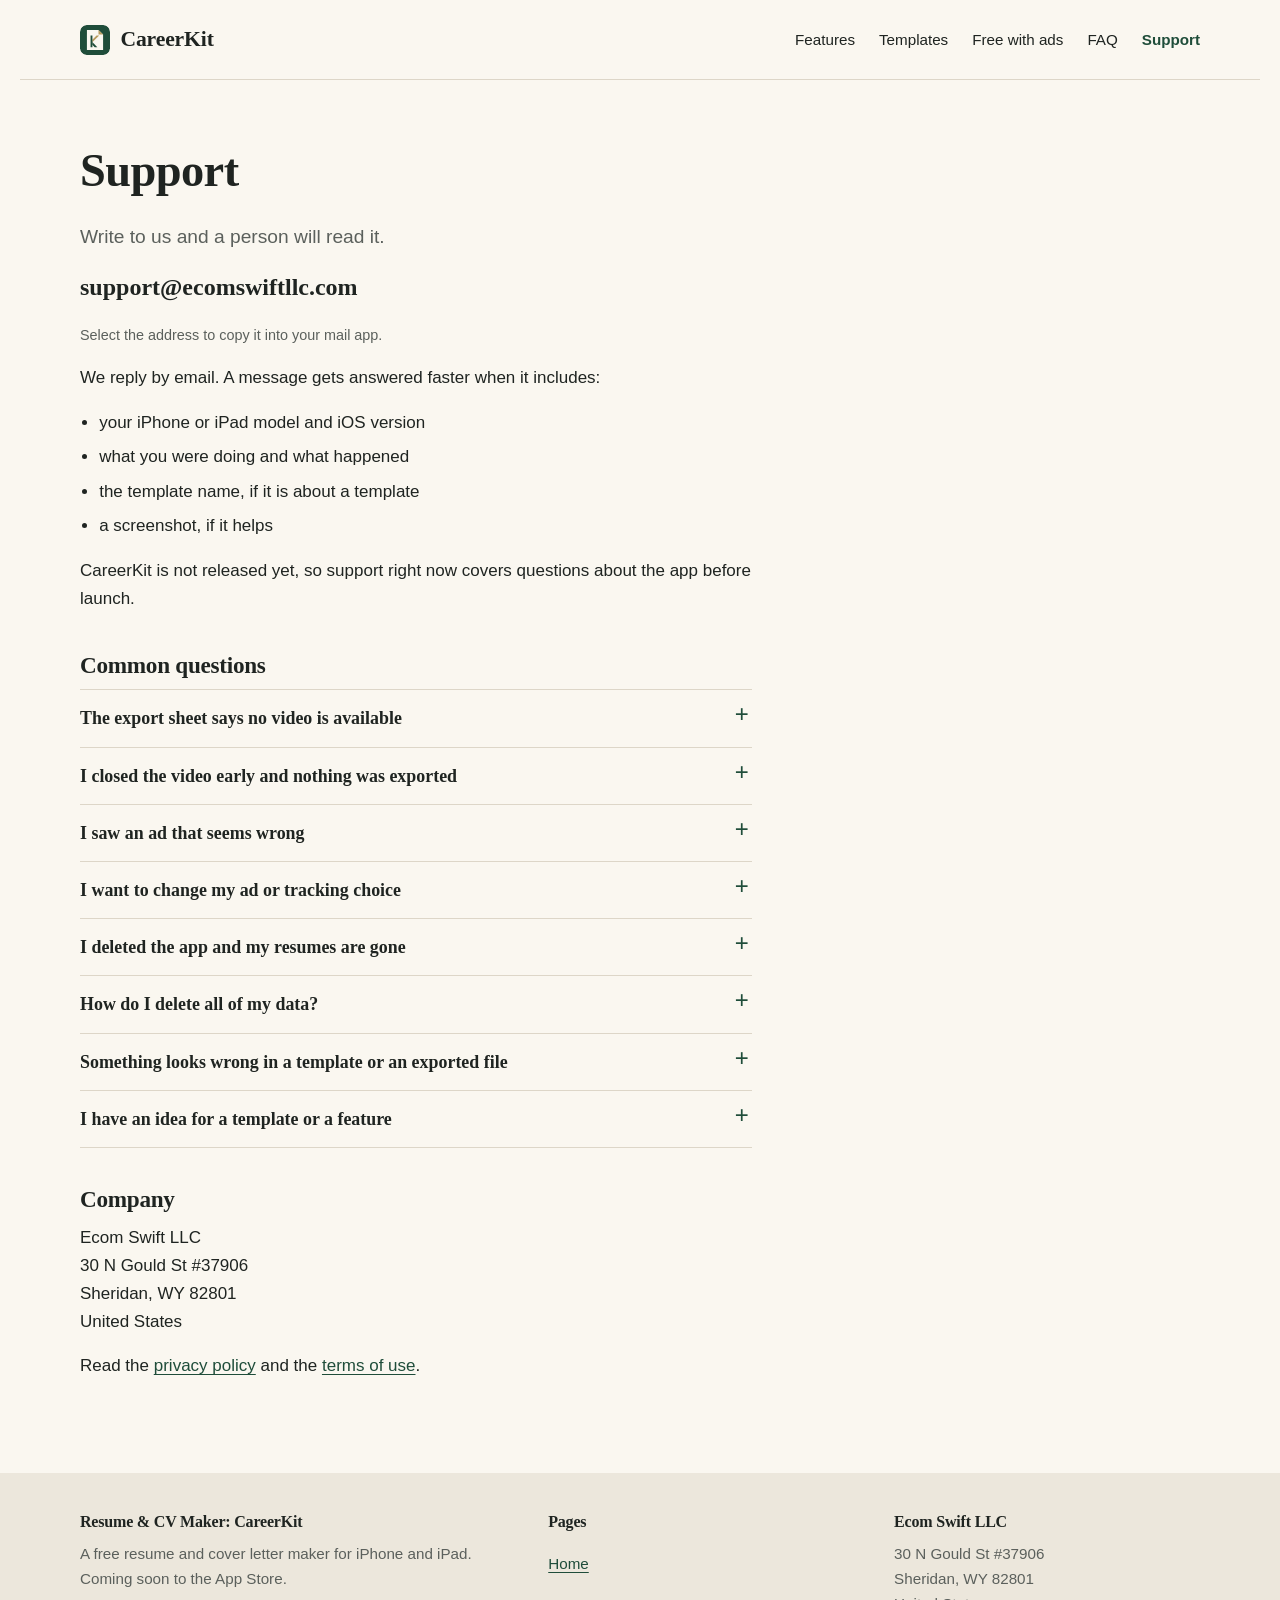
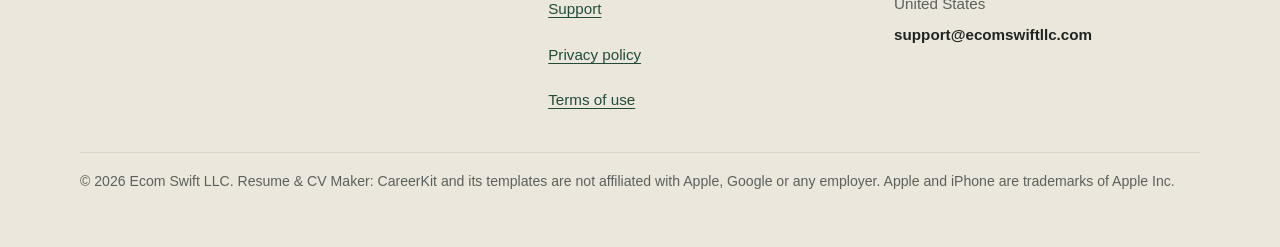
<file: website/careerkit/support/index.html>
<!doctype html>
<html lang="en">
<head>
<meta charset="utf-8">
<meta name="viewport" content="width=device-width, initial-scale=1, viewport-fit=cover">
<title>Support | Resume &amp; CV Maker: CareerKit</title>
<meta name="description" content="Get help with CareerKit: contact details, what to include in a message, and answers to common questions about exports, ads and your data.">
<link rel="canonical" href="https://ecomswiftllc.github.io/careerkit/support/">
<meta name="theme-color" content="#FAF7F0" media="(prefers-color-scheme: light)">
<meta name="theme-color" content="#141614" media="(prefers-color-scheme: dark)">
<meta name="color-scheme" content="light dark">
<link rel="icon" href="../assets/favicon.svg" type="image/svg+xml">
<link rel="icon" href="../assets/favicon-32.png" type="image/png" sizes="32x32">
<link rel="apple-touch-icon" href="../assets/apple-touch-icon.png">
<meta property="og:type" content="website">
<meta property="og:site_name" content="Resume &amp; CV Maker: CareerKit">
<meta property="og:title" content="Support | Resume &amp; CV Maker: CareerKit">
<meta property="og:description" content="Get help with CareerKit: contact details, what to include in a message, and answers to common questions about exports, ads and your data.">
<meta property="og:url" content="https://ecomswiftllc.github.io/careerkit/support/">
<meta property="og:image" content="https://ecomswiftllc.github.io/careerkit/assets/og-image.png">
<meta property="og:image:width" content="1200">
<meta property="og:image:height" content="630">
<meta property="og:image:alt" content="The CareerKit app icon next to the name Resume & CV Maker: CareerKit">
<meta name="twitter:card" content="summary_large_image">
<meta name="twitter:title" content="Support | Resume &amp; CV Maker: CareerKit">
<meta name="twitter:description" content="Get help with CareerKit: contact details, what to include in a message, and answers to common questions about exports, ads and your data.">
<meta name="twitter:image" content="https://ecomswiftllc.github.io/careerkit/assets/og-image.png">
<link rel="stylesheet" href="../assets/site.css">
</head>
<body>
<a class="skip" href="#main">Skip to content</a>
<header class="site-header">
  <div class="wrap">
    <a class="brand" href="../"><img src="../assets/favicon.svg" alt="" width="30" height="30">CareerKit</a>
    <nav class="nav" aria-label="Main">
      <a href="../#features">Features</a>
      <a href="../#templates">Templates</a>
      <a href="../#free">Free with ads</a>
      <a href="../#faq">FAQ</a>
      <a href="../support/" aria-current="page">Support</a>
    </nav>
  </div>
</header>

<main id="main">
  <div class="page">
    <div class="wrap">
      <div class="doc">
        <h1>Support</h1>
        <p class="lede">Write to us and a person will read it.</p>
        <p class="contact-line"><span class="email">support@ecomswiftllc.com</span></p>
        <p class="small">Select the address to copy it into your mail app.</p>
        <p>We reply by email. A message gets answered faster when it includes:</p>
        <ul>
          <li>your iPhone or iPad model and iOS version</li>
          <li>what you were doing and what happened</li>
          <li>the template name, if it is about a template</li>
          <li>a screenshot, if it helps</li>
        </ul>
        <p>CareerKit is not released yet, so support right now covers questions about the app before launch.</p>
        <h2>Common questions</h2>
        <div class="faq">
          <details><summary>The export sheet says no video is available</summary><div class="answer"><p>Tap Export without video to finish that export. Ad availability changes by country and by time of day, and no video can load while you are offline or when your ad privacy choice does not allow ads. You can also tap Try the video again.</p></div></details>
          <details><summary>I closed the video early and nothing was exported</summary><div class="answer"><p>A video unlocks the export only when it has played to the end. Tap Watch again on the export sheet to start another one.</p></div></details>
          <details><summary>I saw an ad that seems wrong</summary><div class="answer"><p>Open the Profile tab and tap Report an ad, or write to us at the address above. Tell us roughly when and where in the app you saw it and what it showed. A screenshot helps. We block ad categories and advertisers through Google AdMob where we can.</p></div></details>
          <details><summary>I want to change my ad or tracking choice</summary><div class="answer"><p>Open the Profile tab and look for the Ad privacy choices row, which appears where the law requires it. You can also change tracking in iOS Settings under Privacy and Security, then Tracking, and reset your advertising identifier there.</p></div></details>
          <details><summary>I deleted the app and my resumes are gone</summary><div class="answer"><p>Documents are stored only on your device, so deleting the app deletes them, and we cannot recover them. Keep an exported copy of anything important. A full backup of your device may still contain the app's data if you made one before deleting it.</p></div></details>
          <details><summary>How do I delete all of my data?</summary><div class="answer"><p>Open the Profile tab and choose Delete all local data. We hold no personal data about your use of the app, so there is nothing to delete on our side.</p></div></details>
          <details><summary>Something looks wrong in a template or an exported file</summary><div class="answer"><p>Tell us the template name, the page size you chose (A4 or US Letter), what you expected and what you got. A screenshot of the problem helps. Please do not send a full resume with real personal details unless we ask for it.</p></div></details>
          <details><summary>I have an idea for a template or a feature</summary><div class="answer"><p>Send it. We read every message, though we cannot promise to build every idea.</p></div></details>
        </div>
        <h2>Company</h2>
        <p>Ecom Swift LLC<br>30 N Gould St #37906<br>Sheridan, WY 82801<br>United States</p>
        <p>Read the <a href="../privacy/">privacy policy</a> and the <a href="../terms/">terms of use</a>.</p>
      </div>
    </div>
  </div>
</main>
<footer class="site-footer">
  <div class="wrap">
    <div>
      <h2>Resume & CV Maker: CareerKit</h2>
      <p>A free resume and cover letter maker for iPhone and iPad. Coming soon to the App Store.</p>
    </div>
    <nav aria-label="Footer">
      <h2>Pages</h2>
      <ul>
        <li><a href="../">Home</a></li>
        <li><a href="../support/">Support</a></li>
        <li><a href="../privacy/">Privacy policy</a></li>
        <li><a href="../terms/">Terms of use</a></li>
      </ul>
    </nav>
    <div>
      <h2>Ecom Swift LLC</h2>
      <p>30 N Gould St #37906<br>Sheridan, WY 82801<br>United States</p>
      <p class="email">support@ecomswiftllc.com</p>
    </div>
    <p class="legalline">&copy; 2026 Ecom Swift LLC. Resume & CV Maker: CareerKit and its templates are not affiliated with Apple, Google or any employer. Apple and iPhone are trademarks of Apple Inc.</p>
  </div>
</footer>
</body>
</html>
</file>
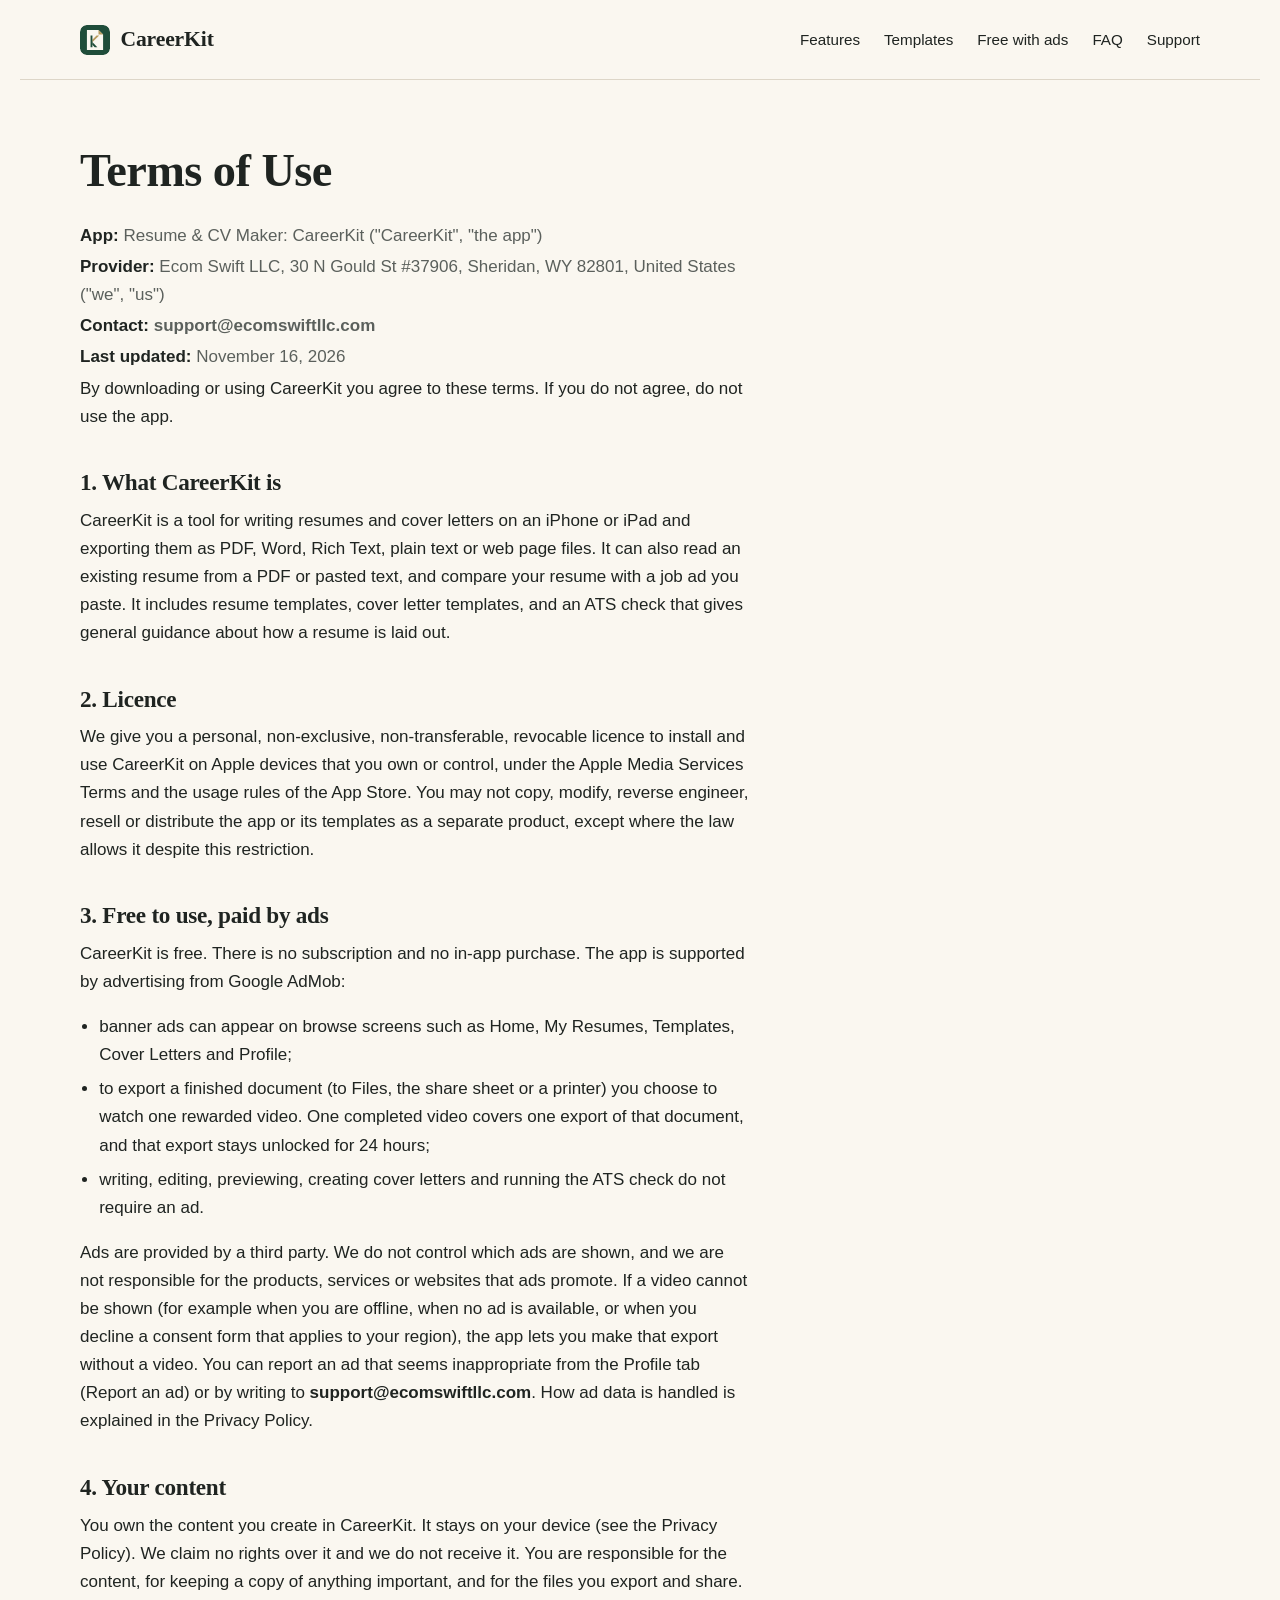
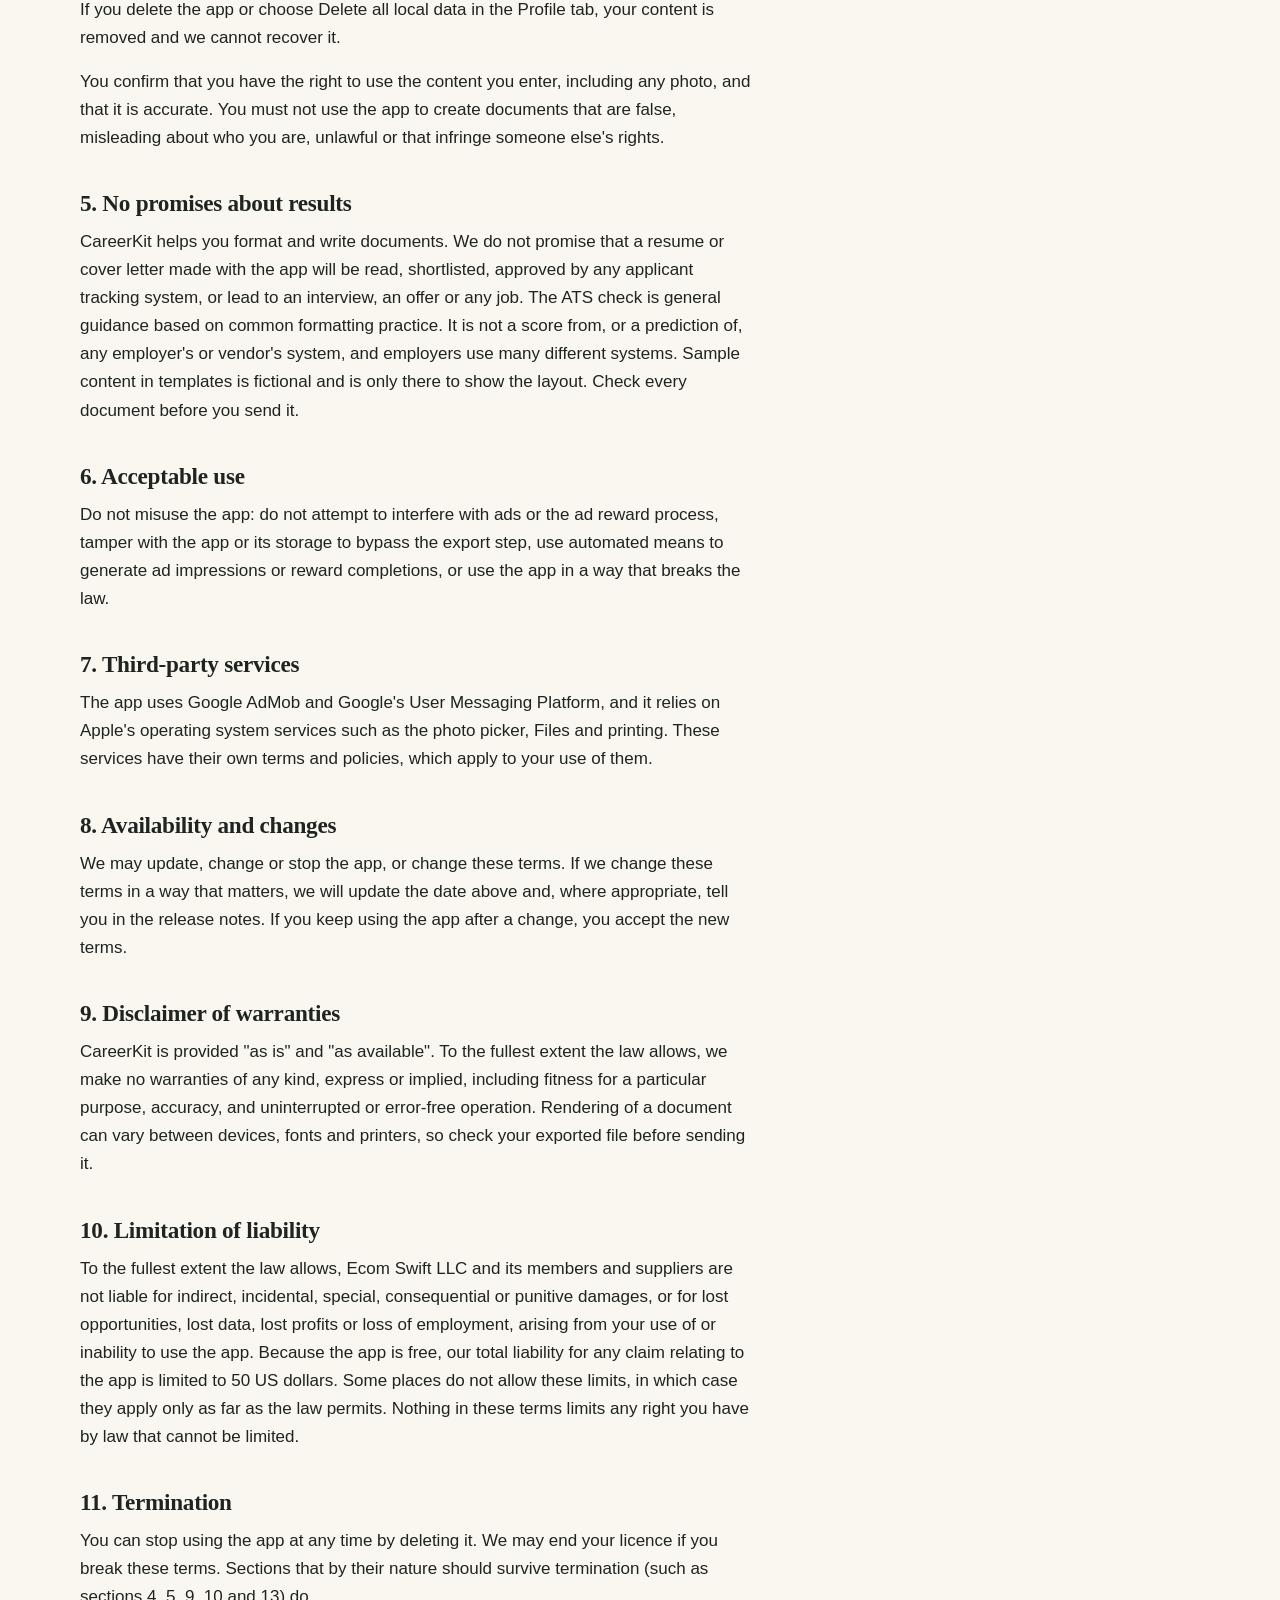
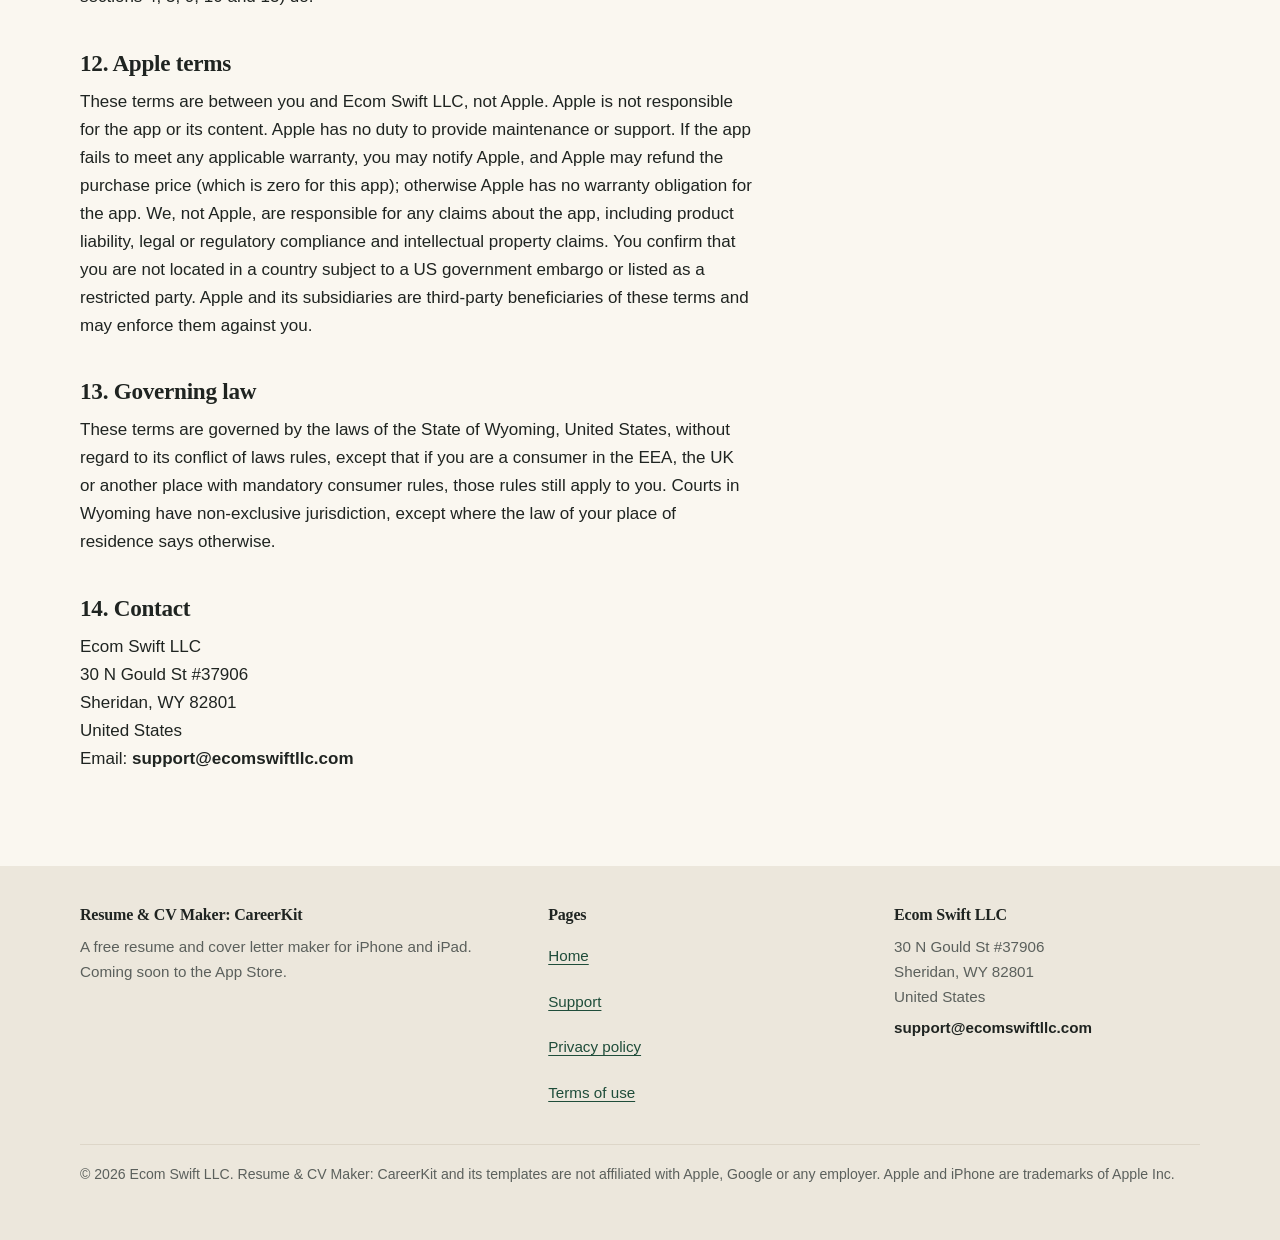
<file: website/careerkit/terms/index.html>
<!doctype html>
<html lang="en">
<head>
<meta charset="utf-8">
<meta name="viewport" content="width=device-width, initial-scale=1, viewport-fit=cover">
<title>Terms of Use | Resume &amp; CV Maker: CareerKit</title>
<meta name="description" content="The terms for using Resume &amp; CV Maker: CareerKit, a free resume and cover letter app supported by ads.">
<link rel="canonical" href="https://ecomswiftllc.github.io/careerkit/terms/">
<meta name="theme-color" content="#FAF7F0" media="(prefers-color-scheme: light)">
<meta name="theme-color" content="#141614" media="(prefers-color-scheme: dark)">
<meta name="color-scheme" content="light dark">
<link rel="icon" href="../assets/favicon.svg" type="image/svg+xml">
<link rel="icon" href="../assets/favicon-32.png" type="image/png" sizes="32x32">
<link rel="apple-touch-icon" href="../assets/apple-touch-icon.png">
<meta property="og:type" content="website">
<meta property="og:site_name" content="Resume &amp; CV Maker: CareerKit">
<meta property="og:title" content="Terms of Use | Resume &amp; CV Maker: CareerKit">
<meta property="og:description" content="The terms for using Resume &amp; CV Maker: CareerKit, a free resume and cover letter app supported by ads.">
<meta property="og:url" content="https://ecomswiftllc.github.io/careerkit/terms/">
<meta property="og:image" content="https://ecomswiftllc.github.io/careerkit/assets/og-image.png">
<meta property="og:image:width" content="1200">
<meta property="og:image:height" content="630">
<meta property="og:image:alt" content="The CareerKit app icon next to the name Resume & CV Maker: CareerKit">
<meta name="twitter:card" content="summary_large_image">
<meta name="twitter:title" content="Terms of Use | Resume &amp; CV Maker: CareerKit">
<meta name="twitter:description" content="The terms for using Resume &amp; CV Maker: CareerKit, a free resume and cover letter app supported by ads.">
<meta name="twitter:image" content="https://ecomswiftllc.github.io/careerkit/assets/og-image.png">
<link rel="stylesheet" href="../assets/site.css">
</head>
<body>
<a class="skip" href="#main">Skip to content</a>
<header class="site-header">
  <div class="wrap">
    <a class="brand" href="../"><img src="../assets/favicon.svg" alt="" width="30" height="30">CareerKit</a>
    <nav class="nav" aria-label="Main">
      <a href="../#features">Features</a>
      <a href="../#templates">Templates</a>
      <a href="../#free">Free with ads</a>
      <a href="../#faq">FAQ</a>
      <a href="../support/">Support</a>
    </nav>
  </div>
</header>

<main id="main">
  <div class="page">
    <div class="wrap">
      <article class="doc">
<h1>Terms of Use</h1>
<div class="meta">
<p><strong>App:</strong> Resume &amp; CV Maker: CareerKit ("CareerKit", "the app")</p>
<p><strong>Provider:</strong> Ecom Swift LLC, 30 N Gould St #37906, Sheridan, WY 82801, United States ("we", "us")</p>
<p><strong>Contact:</strong> <span class="email">support@ecomswiftllc.com</span></p>
<p><strong>Last updated:</strong> November 16, 2026</p>
</div>
<p>By downloading or using CareerKit you agree to these terms. If you do not agree, do not use the app.</p>
<h2>1. What CareerKit is</h2>
<p>CareerKit is a tool for writing resumes and cover letters on an iPhone or iPad and exporting them as PDF, Word, Rich Text, plain text or web page files. It can also read an existing resume from a PDF or pasted text, and compare your resume with a job ad you paste. It includes resume templates, cover letter templates, and an ATS check that gives general guidance about how a resume is laid out.</p>
<h2>2. Licence</h2>
<p>We give you a personal, non-exclusive, non-transferable, revocable licence to install and use CareerKit on Apple devices that you own or control, under the Apple Media Services Terms and the usage rules of the App Store. You may not copy, modify, reverse engineer, resell or distribute the app or its templates as a separate product, except where the law allows it despite this restriction.</p>
<h2>3. Free to use, paid by ads</h2>
<p>CareerKit is free. There is no subscription and no in-app purchase. The app is supported by advertising from Google AdMob:</p>
<ul><li>banner ads can appear on browse screens such as Home, My Resumes, Templates, Cover Letters and Profile;</li><li>to export a finished document (to Files, the share sheet or a printer) you choose to watch one rewarded video. One completed video covers one export of that document, and that export stays unlocked for 24 hours;</li><li>writing, editing, previewing, creating cover letters and running the ATS check do not require an ad.</li></ul>
<p>Ads are provided by a third party. We do not control which ads are shown, and we are not responsible for the products, services or websites that ads promote. If a video cannot be shown (for example when you are offline, when no ad is available, or when you decline a consent form that applies to your region), the app lets you make that export without a video. You can report an ad that seems inappropriate from the Profile tab (Report an ad) or by writing to <span class="email">support@ecomswiftllc.com</span>. How ad data is handled is explained in the Privacy Policy.</p>
<h2>4. Your content</h2>
<p>You own the content you create in CareerKit. It stays on your device (see the Privacy Policy). We claim no rights over it and we do not receive it. You are responsible for the content, for keeping a copy of anything important, and for the files you export and share. If you delete the app or choose Delete all local data in the Profile tab, your content is removed and we cannot recover it.</p>
<p>You confirm that you have the right to use the content you enter, including any photo, and that it is accurate. You must not use the app to create documents that are false, misleading about who you are, unlawful or that infringe someone else's rights.</p>
<h2>5. No promises about results</h2>
<p>CareerKit helps you format and write documents. We do not promise that a resume or cover letter made with the app will be read, shortlisted, approved by any applicant tracking system, or lead to an interview, an offer or any job. The ATS check is general guidance based on common formatting practice. It is not a score from, or a prediction of, any employer's or vendor's system, and employers use many different systems. Sample content in templates is fictional and is only there to show the layout. Check every document before you send it.</p>
<h2>6. Acceptable use</h2>
<p>Do not misuse the app: do not attempt to interfere with ads or the ad reward process, tamper with the app or its storage to bypass the export step, use automated means to generate ad impressions or reward completions, or use the app in a way that breaks the law.</p>
<h2>7. Third-party services</h2>
<p>The app uses Google AdMob and Google's User Messaging Platform, and it relies on Apple's operating system services such as the photo picker, Files and printing. These services have their own terms and policies, which apply to your use of them.</p>
<h2>8. Availability and changes</h2>
<p>We may update, change or stop the app, or change these terms. If we change these terms in a way that matters, we will update the date above and, where appropriate, tell you in the release notes. If you keep using the app after a change, you accept the new terms.</p>
<h2>9. Disclaimer of warranties</h2>
<p>CareerKit is provided "as is" and "as available". To the fullest extent the law allows, we make no warranties of any kind, express or implied, including fitness for a particular purpose, accuracy, and uninterrupted or error-free operation. Rendering of a document can vary between devices, fonts and printers, so check your exported file before sending it.</p>
<h2>10. Limitation of liability</h2>
<p>To the fullest extent the law allows, Ecom Swift LLC and its members and suppliers are not liable for indirect, incidental, special, consequential or punitive damages, or for lost opportunities, lost data, lost profits or loss of employment, arising from your use of or inability to use the app. Because the app is free, our total liability for any claim relating to the app is limited to 50 US dollars. Some places do not allow these limits, in which case they apply only as far as the law permits. Nothing in these terms limits any right you have by law that cannot be limited.</p>
<h2>11. Termination</h2>
<p>You can stop using the app at any time by deleting it. We may end your licence if you break these terms. Sections that by their nature should survive termination (such as sections 4, 5, 9, 10 and 13) do.</p>
<h2>12. Apple terms</h2>
<p>These terms are between you and Ecom Swift LLC, not Apple. Apple is not responsible for the app or its content. Apple has no duty to provide maintenance or support. If the app fails to meet any applicable warranty, you may notify Apple, and Apple may refund the purchase price (which is zero for this app); otherwise Apple has no warranty obligation for the app. We, not Apple, are responsible for any claims about the app, including product liability, legal or regulatory compliance and intellectual property claims. You confirm that you are not located in a country subject to a US government embargo or listed as a restricted party. Apple and its subsidiaries are third-party beneficiaries of these terms and may enforce them against you.</p>
<h2>13. Governing law</h2>
<p>These terms are governed by the laws of the State of Wyoming, United States, without regard to its conflict of laws rules, except that if you are a consumer in the EEA, the UK or another place with mandatory consumer rules, those rules still apply to you. Courts in Wyoming have non-exclusive jurisdiction, except where the law of your place of residence says otherwise.</p>
<h2>14. Contact</h2>
<p>Ecom Swift LLC<br>30 N Gould St #37906<br>Sheridan, WY 82801<br>United States<br>Email: <span class="email">support@ecomswiftllc.com</span></p>
      </article>
    </div>
  </div>
</main>
<footer class="site-footer">
  <div class="wrap">
    <div>
      <h2>Resume & CV Maker: CareerKit</h2>
      <p>A free resume and cover letter maker for iPhone and iPad. Coming soon to the App Store.</p>
    </div>
    <nav aria-label="Footer">
      <h2>Pages</h2>
      <ul>
        <li><a href="../">Home</a></li>
        <li><a href="../support/">Support</a></li>
        <li><a href="../privacy/">Privacy policy</a></li>
        <li><a href="../terms/">Terms of use</a></li>
      </ul>
    </nav>
    <div>
      <h2>Ecom Swift LLC</h2>
      <p>30 N Gould St #37906<br>Sheridan, WY 82801<br>United States</p>
      <p class="email">support@ecomswiftllc.com</p>
    </div>
    <p class="legalline">&copy; 2026 Ecom Swift LLC. Resume & CV Maker: CareerKit and its templates are not affiliated with Apple, Google or any employer. Apple and iPhone are trademarks of Apple Inc.</p>
  </div>
</footer>
</body>
</html>
</file>
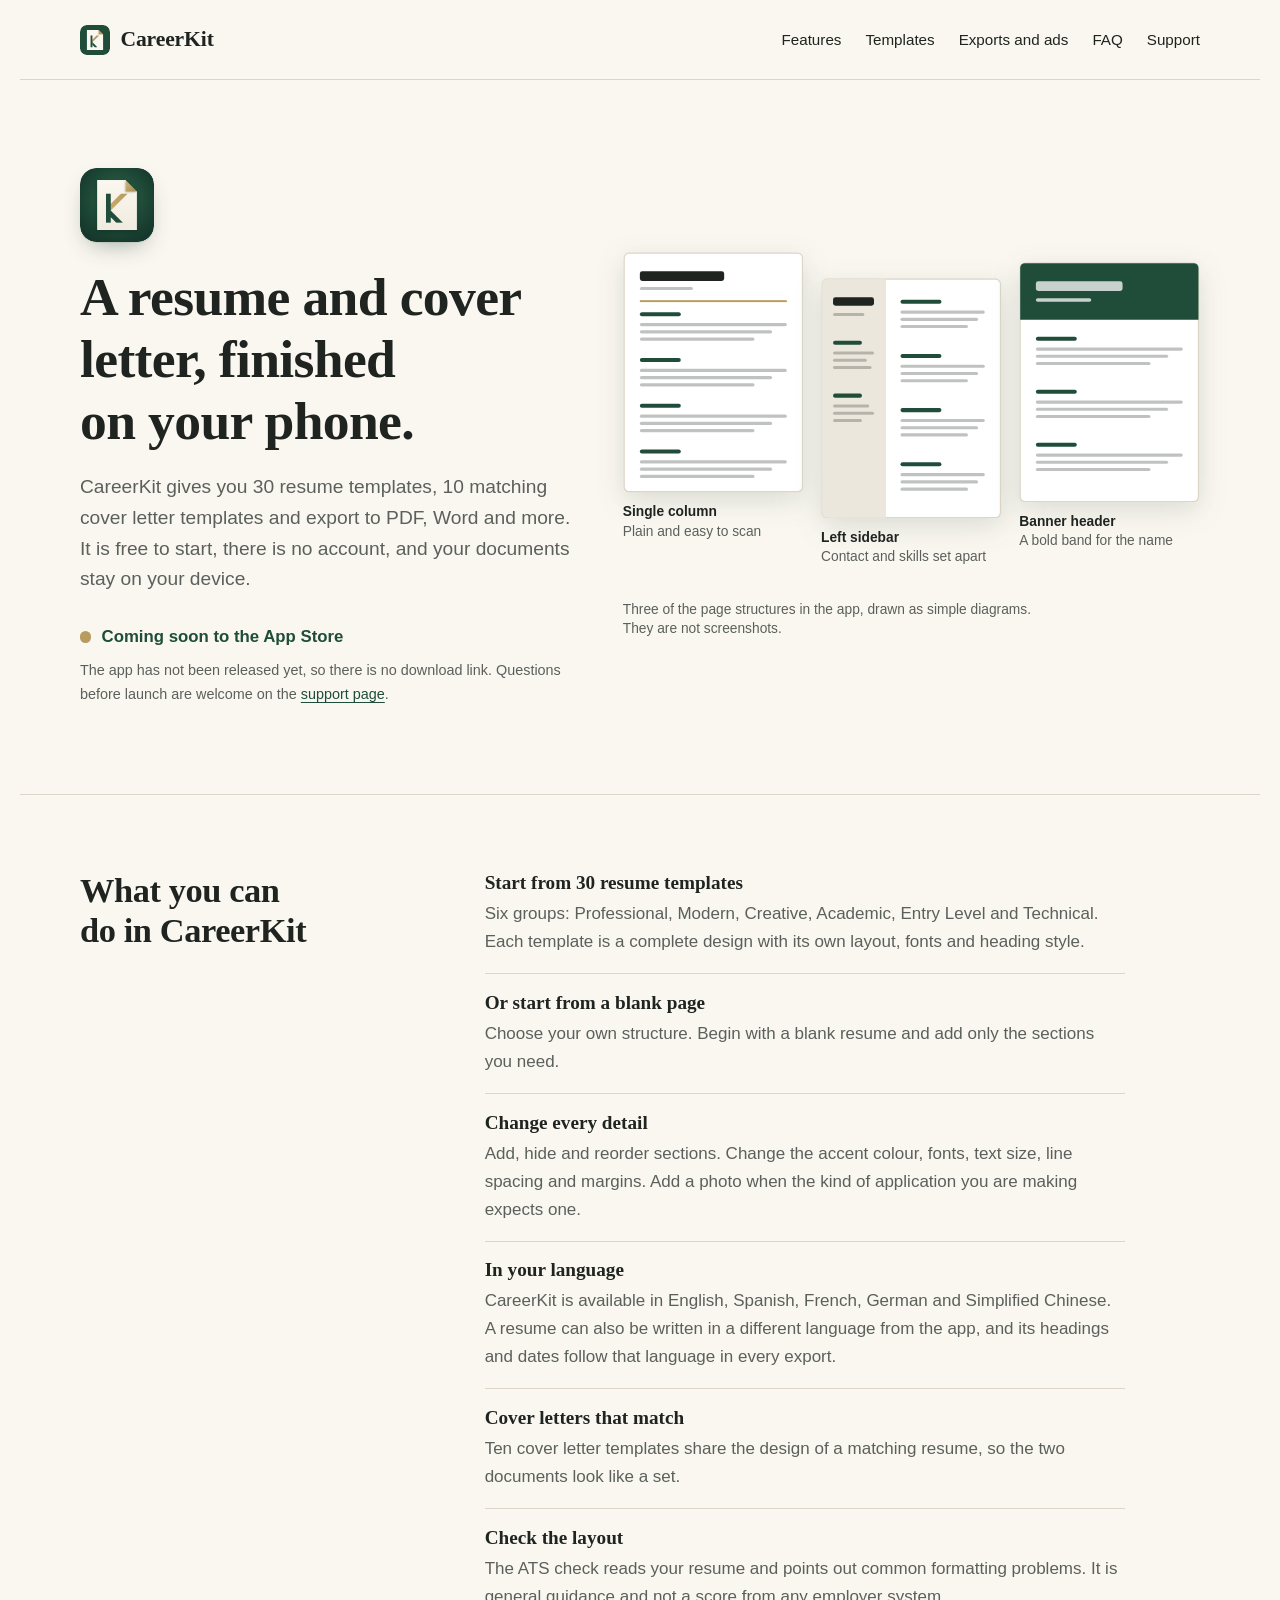
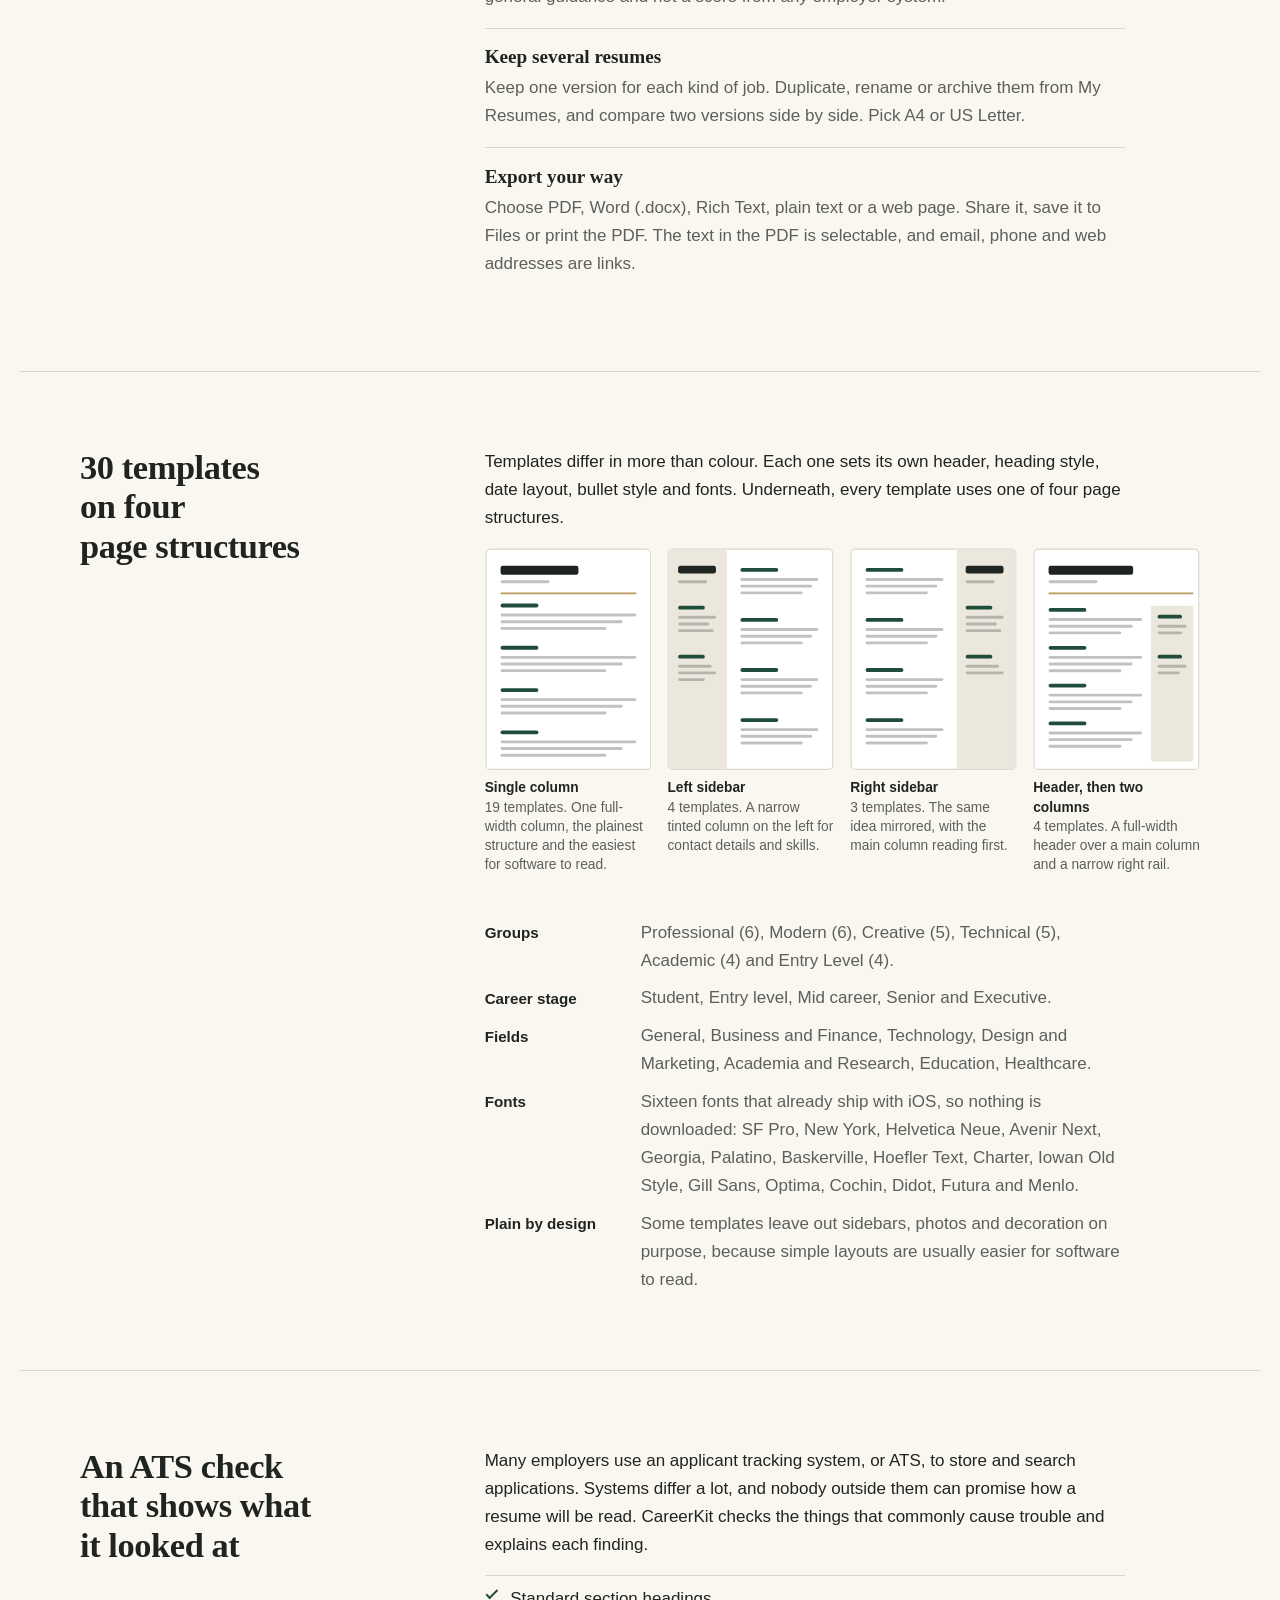
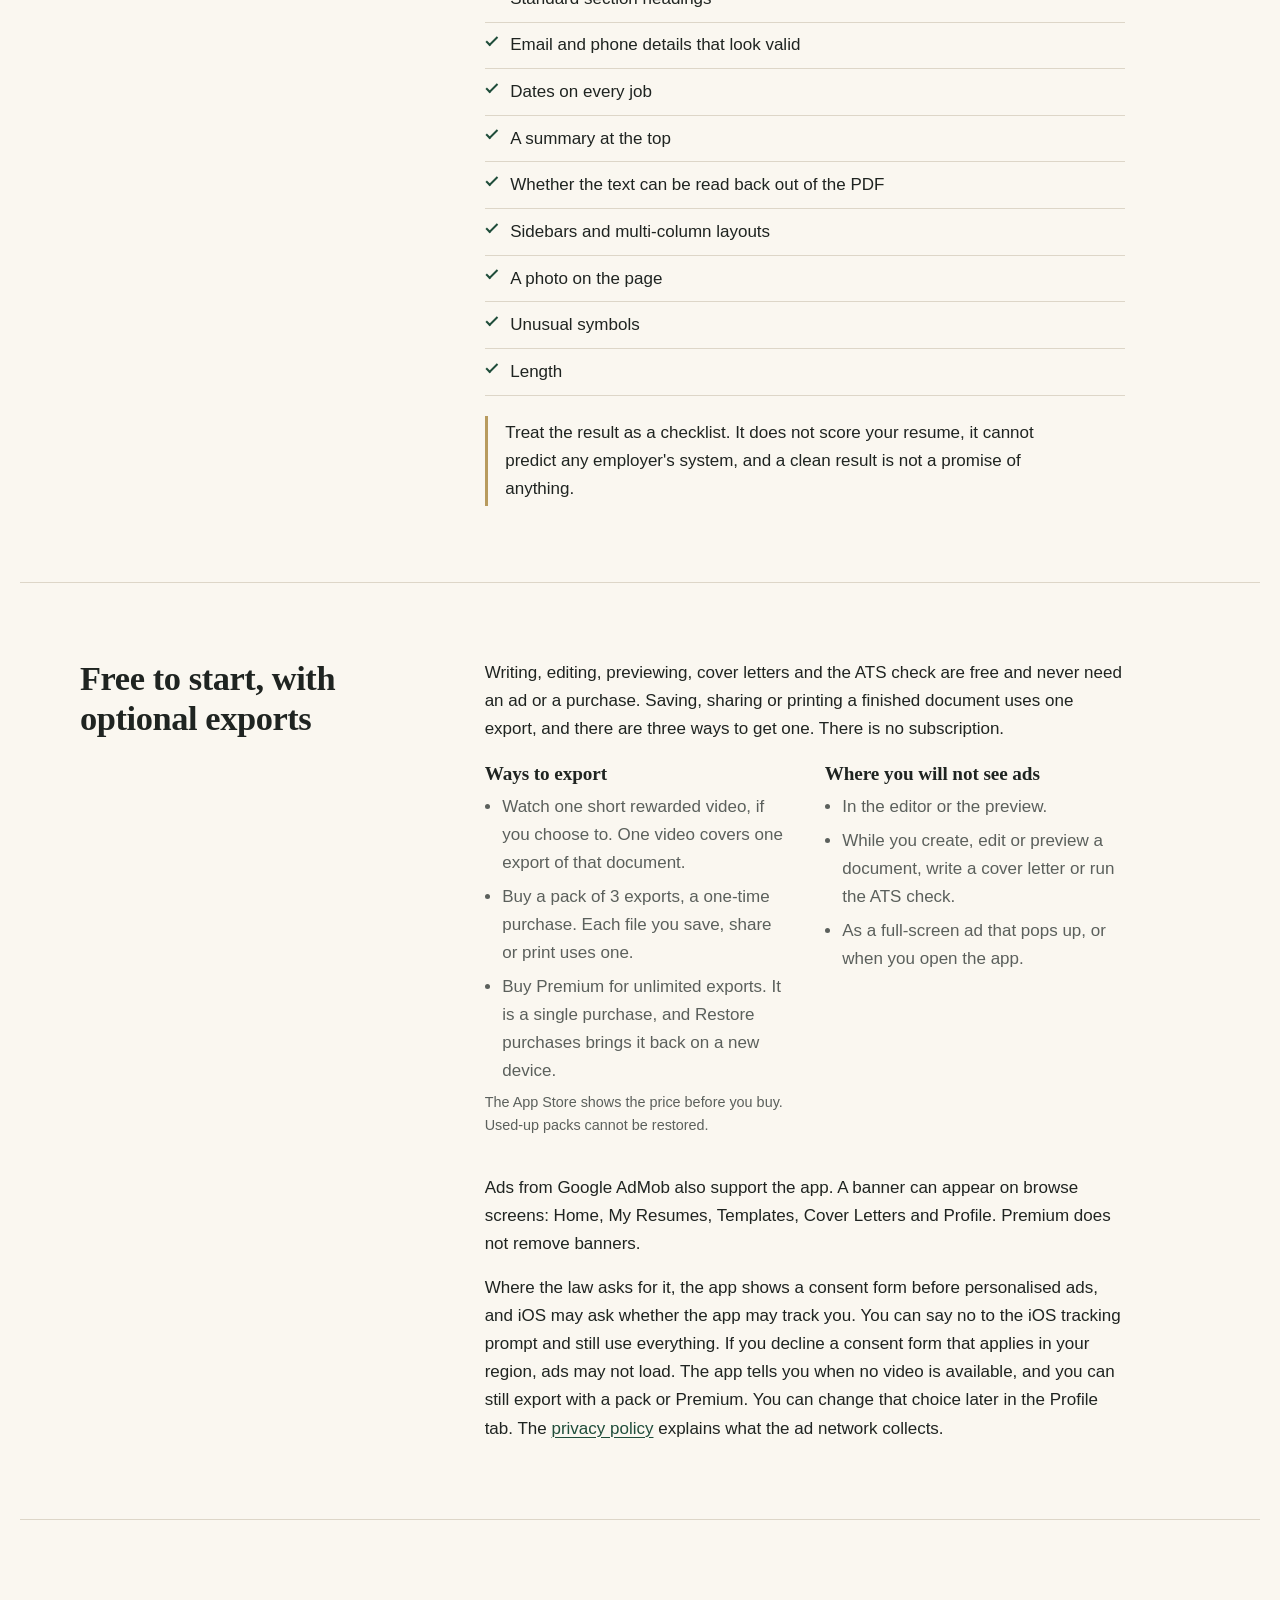
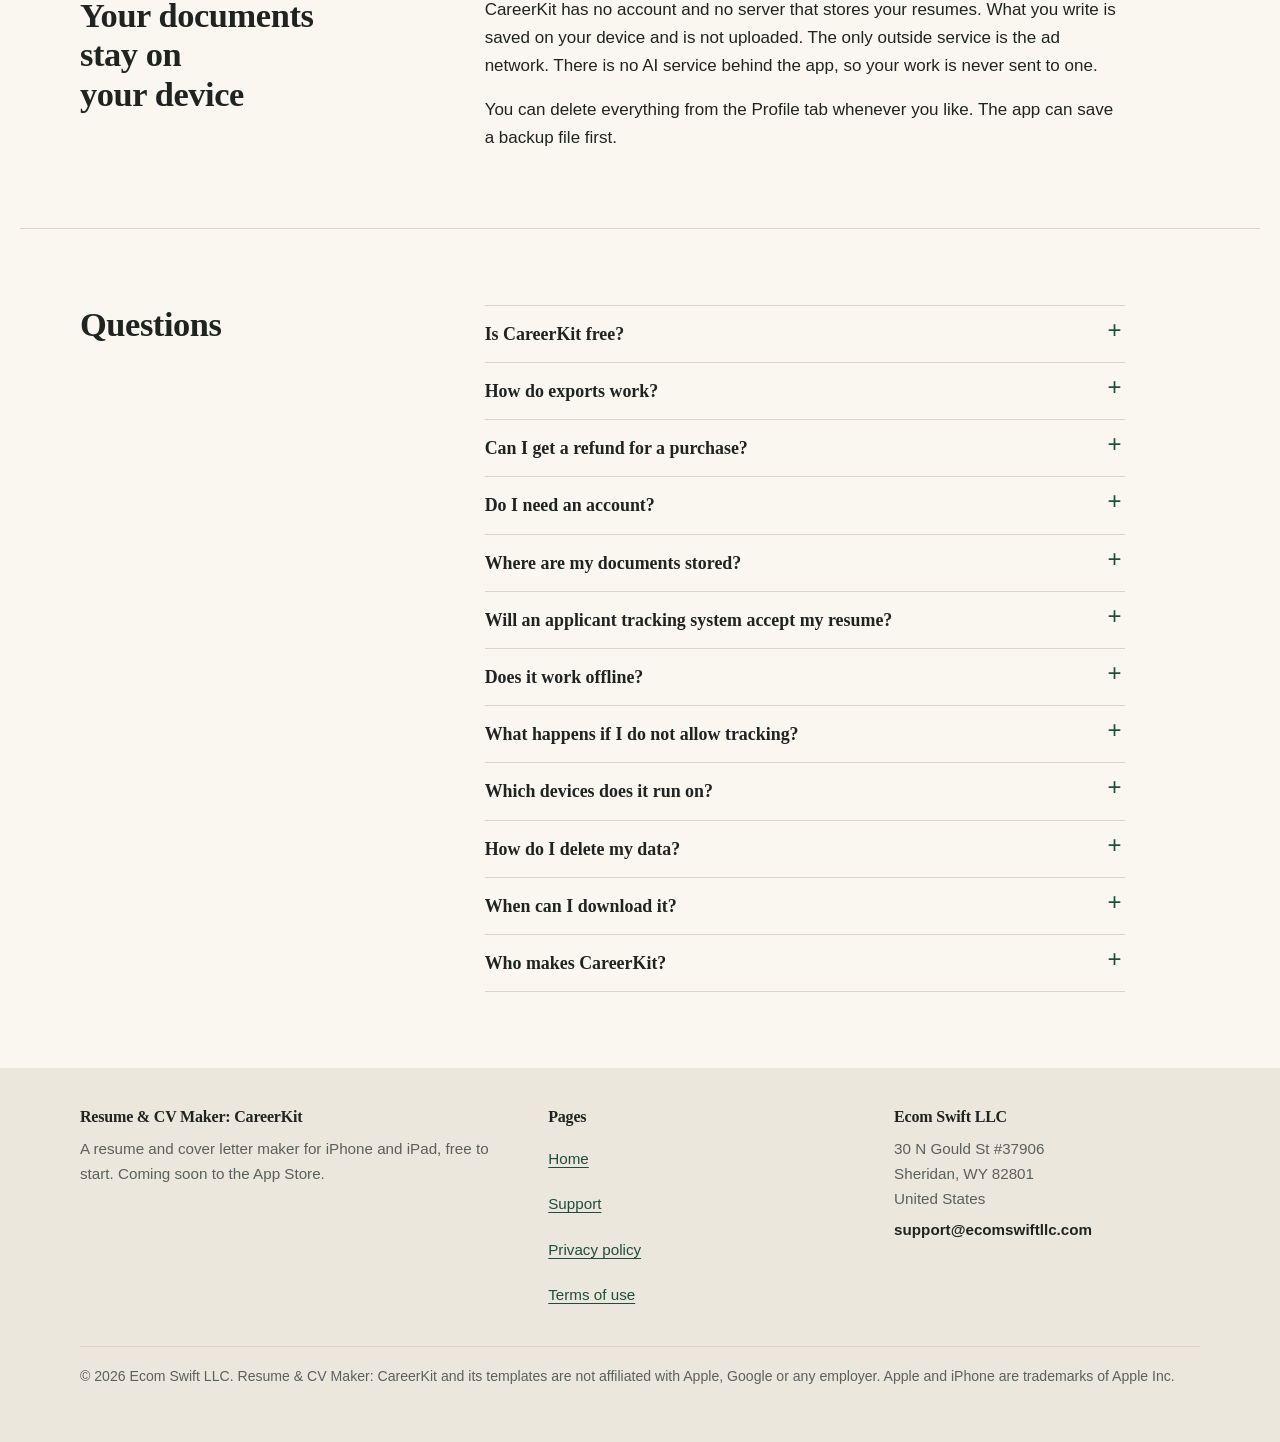
<file: website/draft-1.1/careerkit/index.html>
<!doctype html>
<html lang="en">
<head>
<meta charset="utf-8">
<meta name="viewport" content="width=device-width, initial-scale=1, viewport-fit=cover">
<title>Resume &amp; CV Maker: CareerKit | Resume maker for iPhone and iPad</title>
<meta name="description" content="Resume and cover letter maker for iPhone and iPad, free to start. 30 templates, general ATS guidance, job ad keyword check and export to PDF or Word. Optional export packs. Your documents stay on your device. Coming soon.">
<link rel="canonical" href="https://ecomswiftllc.github.io/careerkit/">
<meta name="theme-color" content="#FAF7F0" media="(prefers-color-scheme: light)">
<meta name="theme-color" content="#141614" media="(prefers-color-scheme: dark)">
<meta name="color-scheme" content="light dark">
<link rel="icon" href="assets/favicon.svg" type="image/svg+xml">
<link rel="icon" href="assets/favicon-32.png" type="image/png" sizes="32x32">
<link rel="apple-touch-icon" href="assets/apple-touch-icon.png">
<meta property="og:type" content="website">
<meta property="og:site_name" content="Resume &amp; CV Maker: CareerKit">
<meta property="og:title" content="Resume &amp; CV Maker: CareerKit | Resume maker for iPhone and iPad">
<meta property="og:description" content="Resume and cover letter maker for iPhone and iPad, free to start. 30 templates, general ATS guidance, job ad keyword check and export to PDF or Word. Optional export packs. Your documents stay on your device. Coming soon.">
<meta property="og:url" content="https://ecomswiftllc.github.io/careerkit/">
<meta property="og:image" content="https://ecomswiftllc.github.io/careerkit/assets/og-image.png">
<meta property="og:image:width" content="1200">
<meta property="og:image:height" content="630">
<meta property="og:image:alt" content="The CareerKit app icon next to the name Resume & CV Maker: CareerKit">
<meta name="twitter:card" content="summary_large_image">
<meta name="twitter:title" content="Resume &amp; CV Maker: CareerKit | Resume maker for iPhone and iPad">
<meta name="twitter:description" content="Resume and cover letter maker for iPhone and iPad, free to start. 30 templates, general ATS guidance, job ad keyword check and export to PDF or Word. Optional export packs. Your documents stay on your device. Coming soon.">
<meta name="twitter:image" content="https://ecomswiftllc.github.io/careerkit/assets/og-image.png">
<link rel="stylesheet" href="assets/site.css">
<script type="application/ld+json">
{
  "@context": "https://schema.org",
  "@type": "SoftwareApplication",
  "name": "Resume & CV Maker: CareerKit",
  "alternateName": "CareerKit",
  "url": "https://ecomswiftllc.github.io/careerkit/",
  "applicationCategory": "BusinessApplication",
  "operatingSystem": "iOS 17.0 or later, iPadOS 17.0 or later",
  "description": "A resume and cover letter maker for iPhone and iPad, free to start, with 30 resume templates, 10 matching cover letter templates, an ATS check with general guidance, a job ad keyword check, resume import and export to PDF, Word, Rich Text, plain text and web page. Supported by ads and optional purchases (an export pack and Premium). Documents stay on the device.",
  "image": "https://ecomswiftllc.github.io/careerkit/assets/icon-512.png",
  "offers": {
    "@type": "Offer",
    "price": "0",
    "priceCurrency": "USD"
  },
  "publisher": {
    "@type": "Organization",
    "name": "Ecom Swift LLC",
    "url": "https://www.ecomswiftllc.com/",
    "address": {
      "@type": "PostalAddress",
      "streetAddress": "30 N Gould St #37906",
      "addressLocality": "Sheridan",
      "addressRegion": "WY",
      "postalCode": "82801",
      "addressCountry": "US"
    }
  },
  "featureList": [
    "30 resume templates",
    "Blank resume option",
    "10 cover letter templates",
    "ATS check with general guidance",
    "Several resumes in one place",
    "Export to PDF, Word, Rich Text, plain text and web page",
    "Import an existing resume from a PDF or pasted text",
    "Job ad keyword check",
    "Works without an account"
  ]
}
</script>
<script type="application/ld+json">
{
  "@context": "https://schema.org",
  "@type": "FAQPage",
  "mainEntity": [
    {
      "@type": "Question",
      "name": "Is CareerKit free?",
      "acceptedAnswer": {
        "@type": "Answer",
        "text": "CareerKit is free to download. Writing, editing, previewing, cover letters and the ATS check are free, with no limit. Saving, sharing or printing a finished document uses one export. You can watch one short rewarded video for one export, buy a pack of 3 exports, or buy Premium for unlimited exports. Premium is a single purchase and not a subscription, and the App Store shows the price before you buy. Ads from Google AdMob also support the app: a banner on browse screens and the video you choose to watch."
      }
    },
    {
      "@type": "Question",
      "name": "How do exports work?",
      "acceptedAnswer": {
        "@type": "Answer",
        "text": "One completed video covers one export of that document, and that export stays unlocked for 24 hours. An export from a pack is used up only after a file was really saved, shared or printed, so cancelling the share sheet costs nothing. If no video can be shown, for example when you are offline or no ad is available, the app says so and you can try again or use a pack or Premium. Used-up packs cannot be restored. Premium can be restored with Restore purchases on the export sheet or in the Profile tab."
      }
    },
    {
      "@type": "Question",
      "name": "Can I get a refund for a purchase?",
      "acceptedAnswer": {
        "@type": "Answer",
        "text": "Purchases are handled by Apple, so refund requests go to Apple, for example through reportaproblem.apple.com. We cannot refund a purchase ourselves because we do not receive the payment."
      }
    },
    {
      "@type": "Question",
      "name": "Do I need an account?",
      "acceptedAnswer": {
        "@type": "Answer",
        "text": "No. There is no sign-in and no sign-up."
      }
    },
    {
      "@type": "Question",
      "name": "Where are my documents stored?",
      "acceptedAnswer": {
        "@type": "Answer",
        "text": "On your device, in the app's own storage. We do not upload them and we cannot see them. A file you export (PDF, Word, Rich Text, plain text or web page) goes where you send it, such as the Files app or the share sheet. If you import an existing resume, the file is read on your device and is not uploaded."
      }
    },
    {
      "@type": "Question",
      "name": "Will an applicant tracking system accept my resume?",
      "acceptedAnswer": {
        "@type": "Answer",
        "text": "Nobody can promise that. Employers use many different systems and each one reads a resume in its own way. The ATS check in CareerKit flags common formatting problems and explains each finding, so use it as a checklist and not as a verdict."
      }
    },
    {
      "@type": "Question",
      "name": "Does it work offline?",
      "acceptedAnswer": {
        "@type": "Answer",
        "text": "Writing, editing and previewing work without a connection. Exporting offline works while you have exports left or Premium. A video and new purchases need a connection. Banner ads only appear when you are online."
      }
    },
    {
      "@type": "Question",
      "name": "What happens if I do not allow tracking?",
      "acceptedAnswer": {
        "@type": "Answer",
        "text": "The app works the same. The ads you see will be less personalised. You can change the choice any time in iOS Settings under Privacy and Security, then Tracking."
      }
    },
    {
      "@type": "Question",
      "name": "Which devices does it run on?",
      "acceptedAnswer": {
        "@type": "Answer",
        "text": "iPhone and iPad with iOS or iPadOS 17 or later."
      }
    },
    {
      "@type": "Question",
      "name": "How do I delete my data?",
      "acceptedAnswer": {
        "@type": "Answer",
        "text": "Open the Profile tab and choose Delete all local data. The app offers to save a backup file first. Deleting the app also removes its data. Files you already exported stay wherever you saved them."
      }
    },
    {
      "@type": "Question",
      "name": "When can I download it?",
      "acceptedAnswer": {
        "@type": "Answer",
        "text": "CareerKit is not released yet. This page will link to the App Store listing once the app is live."
      }
    },
    {
      "@type": "Question",
      "name": "Who makes CareerKit?",
      "acceptedAnswer": {
        "@type": "Answer",
        "text": "Ecom Swift LLC, a company registered in Wyoming, United States. You can reach us on the support page."
      }
    }
  ]
}
</script>
</head>
<body>
<a class="skip" href="#main">Skip to content</a>
<header class="site-header">
  <div class="wrap">
    <a class="brand" href="./"><img src="assets/favicon.svg" alt="" width="30" height="30">CareerKit</a>
    <nav class="nav" aria-label="Main">
      <a href="./#features">Features</a>
      <a href="./#templates">Templates</a>
      <a href="./#free">Exports and ads</a>
      <a href="./#faq">FAQ</a>
      <a href="support/">Support</a>
    </nav>
  </div>
</header>

<main id="main">
  <section class="hero" aria-labelledby="h1">
    <div class="wrap">
      <div>
        <img class="appicon" src="assets/icon-512.png" width="512" height="512" alt="CareerKit app icon: a folded page corner and a rising stroke forming the letter K, on forest green">
        <h1 id="h1">A resume and cover letter, finished on your phone.</h1>
        <p class="lede">CareerKit gives you 30 resume templates, 10 matching cover letter templates and export to PDF, Word and more. It is free to start, there is no account, and your documents stay on your device.</p>
        <p class="status">Coming soon to the App Store</p>
        <p class="small hero-note">The app has not been released yet, so there is no download link. Questions before launch are welcome on the <a href="support/">support page</a>.</p>
      </div>
      <figure class="layouts">
        <div class="row">
          <div><svg viewBox="0 0 150 200" aria-hidden="true" focusable="false"><rect class="pg" x="1" y="1" width="148" height="198" rx="4"/><rect class="nm" x="14" y="16" width="70" height="8" rx="2"/><rect class="ln" x="14" y="29" width="44" height="2.6" rx="1.3"/><rect class="ac" x="14" y="40" width="122" height="1.6"/><rect class="hd" x="14" y="50" width="34" height="3.4" rx="1.7"/><rect class="ln" x="14" y="59" width="122" height="2.6" rx="1.3"/><rect class="ln" x="14" y="65" width="109.8" height="2.6" rx="1.3"/><rect class="ln" x="14" y="71" width="95.2" height="2.6" rx="1.3"/><rect class="hd" x="14" y="88" width="34" height="3.4" rx="1.7"/><rect class="ln" x="14" y="97" width="122" height="2.6" rx="1.3"/><rect class="ln" x="14" y="103" width="109.8" height="2.6" rx="1.3"/><rect class="ln" x="14" y="109" width="95.2" height="2.6" rx="1.3"/><rect class="hd" x="14" y="126" width="34" height="3.4" rx="1.7"/><rect class="ln" x="14" y="135" width="122" height="2.6" rx="1.3"/><rect class="ln" x="14" y="141" width="109.8" height="2.6" rx="1.3"/><rect class="ln" x="14" y="147" width="95.2" height="2.6" rx="1.3"/><rect class="hd" x="14" y="164" width="34" height="3.4" rx="1.7"/><rect class="ln" x="14" y="173" width="122" height="2.6" rx="1.3"/><rect class="ln" x="14" y="179" width="109.8" height="2.6" rx="1.3"/><rect class="ln" x="14" y="185" width="95.2" height="2.6" rx="1.3"/></svg><p class="cap"><strong>Single column</strong>Plain and easy to scan</p></div>
          <div><svg viewBox="0 0 150 200" aria-hidden="true" focusable="false"><rect class="pg" x="1" y="1" width="148" height="198" rx="4"/><path class="sb" d="M5 1 H54 V199 H5 a4 4 0 0 1 -4 -4 V5 a4 4 0 0 1 4 -4 Z"/><rect class="nm" x="10" y="16" width="34" height="7" rx="2"/><rect class="ln" x="10" y="29" width="26" height="2.6" rx="1.3"/><rect class="hd" x="10" y="52" width="24" height="3.4" rx="1.7"/><rect class="ln" x="10" y="61" width="34" height="2.6" rx="1.3"/><rect class="ln" x="10" y="67" width="28" height="2.6" rx="1.3"/><rect class="ln" x="10" y="73" width="32" height="2.6" rx="1.3"/><rect class="hd" x="10" y="96" width="24" height="3.4" rx="1.7"/><rect class="ln" x="10" y="105" width="30" height="2.6" rx="1.3"/><rect class="ln" x="10" y="111" width="34" height="2.6" rx="1.3"/><rect class="ln" x="10" y="117" width="24" height="2.6" rx="1.3"/><rect class="hd" x="66" y="18" width="34" height="3.4" rx="1.7"/><rect class="ln" x="66" y="27" width="70" height="2.6" rx="1.3"/><rect class="ln" x="66" y="33" width="64.4" height="2.6" rx="1.3"/><rect class="ln" x="66" y="39" width="56.0" height="2.6" rx="1.3"/><rect class="hd" x="66" y="63" width="34" height="3.4" rx="1.7"/><rect class="ln" x="66" y="72" width="70" height="2.6" rx="1.3"/><rect class="ln" x="66" y="78" width="64.4" height="2.6" rx="1.3"/><rect class="ln" x="66" y="84" width="56.0" height="2.6" rx="1.3"/><rect class="hd" x="66" y="108" width="34" height="3.4" rx="1.7"/><rect class="ln" x="66" y="117" width="70" height="2.6" rx="1.3"/><rect class="ln" x="66" y="123" width="64.4" height="2.6" rx="1.3"/><rect class="ln" x="66" y="129" width="56.0" height="2.6" rx="1.3"/><rect class="hd" x="66" y="153" width="34" height="3.4" rx="1.7"/><rect class="ln" x="66" y="162" width="70" height="2.6" rx="1.3"/><rect class="ln" x="66" y="168" width="64.4" height="2.6" rx="1.3"/><rect class="ln" x="66" y="174" width="56.0" height="2.6" rx="1.3"/></svg><p class="cap"><strong>Left sidebar</strong>Contact and skills set apart</p></div>
          <div><svg viewBox="0 0 150 200" aria-hidden="true" focusable="false"><rect class="pg" x="1" y="1" width="148" height="198" rx="4"/><path class="band" d="M5 1 H145 a4 4 0 0 1 4 4 V48 H1 V5 a4 4 0 0 1 4 -4 Z"/><rect class="ln-on" x="14" y="16" width="72" height="8" rx="2" opacity=".95"/><rect class="ln-on" x="14" y="30" width="46" height="3" rx="1.5"/><rect class="hd" x="14" y="62" width="34" height="3.4" rx="1.7"/><rect class="ln" x="14" y="71" width="122" height="2.6" rx="1.3"/><rect class="ln" x="14" y="77" width="109.8" height="2.6" rx="1.3"/><rect class="ln" x="14" y="83" width="95.2" height="2.6" rx="1.3"/><rect class="hd" x="14" y="106" width="34" height="3.4" rx="1.7"/><rect class="ln" x="14" y="115" width="122" height="2.6" rx="1.3"/><rect class="ln" x="14" y="121" width="109.8" height="2.6" rx="1.3"/><rect class="ln" x="14" y="127" width="95.2" height="2.6" rx="1.3"/><rect class="hd" x="14" y="150" width="34" height="3.4" rx="1.7"/><rect class="ln" x="14" y="159" width="122" height="2.6" rx="1.3"/><rect class="ln" x="14" y="165" width="109.8" height="2.6" rx="1.3"/><rect class="ln" x="14" y="171" width="95.2" height="2.6" rx="1.3"/></svg><p class="cap"><strong>Banner header</strong>A bold band for the name</p></div>
        </div>
        <figcaption>Three of the page structures in the app, drawn as simple diagrams. They are not screenshots.</figcaption>
      </figure>
    </div>
  </section>

  <section class="section" id="features" aria-labelledby="h-features">
    <div class="wrap">
      <h2 id="h-features">What you can do in CareerKit</h2>
      <div class="section-body">
        <dl class="defs">
          <div><dt>Start from 30 resume templates</dt><dd>Six groups: Professional, Modern, Creative, Academic, Entry Level and Technical. Each template is a complete design with its own layout, fonts and heading style.</dd></div>
          <div><dt>Or start from a blank page</dt><dd>Choose your own structure. Begin with a blank resume and add only the sections you need.</dd></div>
          <div><dt>Change every detail</dt><dd>Add, hide and reorder sections. Change the accent colour, fonts, text size, line spacing and margins. Add a photo when the kind of application you are making expects one.</dd></div>
          <div><dt>In your language</dt><dd>CareerKit is available in English, Spanish, French, German and Simplified Chinese. A resume can also be written in a different language from the app, and its headings and dates follow that language in every export.</dd></div>
          <div><dt>Cover letters that match</dt><dd>Ten cover letter templates share the design of a matching resume, so the two documents look like a set.</dd></div>
          <div><dt>Check the layout</dt><dd>The ATS check reads your resume and points out common formatting problems. It is general guidance and not a score from any employer system.</dd></div>
          <div><dt>Keep several resumes</dt><dd>Keep one version for each kind of job. Duplicate, rename or archive them from My Resumes, and compare two versions side by side. Pick A4 or US Letter.</dd></div>
          <div><dt>Export your way</dt><dd>Choose PDF, Word (.docx), Rich Text, plain text or a web page. Share it, save it to Files or print the PDF. The text in the PDF is selectable, and email, phone and web addresses are links.</dd></div>
        </dl>
      </div>
    </div>
  </section>

  <section class="section templates-wide" id="templates" aria-labelledby="h-templates">
    <div class="wrap">
      <h2 id="h-templates">30 templates on four page structures</h2>
      <div class="section-body">
        <p>Templates differ in more than colour. Each one sets its own header, heading style, date layout, bullet style and fonts. Underneath, every template uses one of four page structures.</p>
        <ul class="structures">
          <li><svg viewBox="0 0 150 200" aria-hidden="true" focusable="false"><rect class="pg" x="1" y="1" width="148" height="198" rx="4"/><rect class="nm" x="14" y="16" width="70" height="8" rx="2"/><rect class="ln" x="14" y="29" width="44" height="2.6" rx="1.3"/><rect class="ac" x="14" y="40" width="122" height="1.6"/><rect class="hd" x="14" y="50" width="34" height="3.4" rx="1.7"/><rect class="ln" x="14" y="59" width="122" height="2.6" rx="1.3"/><rect class="ln" x="14" y="65" width="109.8" height="2.6" rx="1.3"/><rect class="ln" x="14" y="71" width="95.2" height="2.6" rx="1.3"/><rect class="hd" x="14" y="88" width="34" height="3.4" rx="1.7"/><rect class="ln" x="14" y="97" width="122" height="2.6" rx="1.3"/><rect class="ln" x="14" y="103" width="109.8" height="2.6" rx="1.3"/><rect class="ln" x="14" y="109" width="95.2" height="2.6" rx="1.3"/><rect class="hd" x="14" y="126" width="34" height="3.4" rx="1.7"/><rect class="ln" x="14" y="135" width="122" height="2.6" rx="1.3"/><rect class="ln" x="14" y="141" width="109.8" height="2.6" rx="1.3"/><rect class="ln" x="14" y="147" width="95.2" height="2.6" rx="1.3"/><rect class="hd" x="14" y="164" width="34" height="3.4" rx="1.7"/><rect class="ln" x="14" y="173" width="122" height="2.6" rx="1.3"/><rect class="ln" x="14" y="179" width="109.8" height="2.6" rx="1.3"/><rect class="ln" x="14" y="185" width="95.2" height="2.6" rx="1.3"/></svg><p class="cap"><strong>Single column</strong>19 templates. One full-width column, the plainest structure and the easiest for software to read.</p></li>
          <li><svg viewBox="0 0 150 200" aria-hidden="true" focusable="false"><rect class="pg" x="1" y="1" width="148" height="198" rx="4"/><path class="sb" d="M5 1 H54 V199 H5 a4 4 0 0 1 -4 -4 V5 a4 4 0 0 1 4 -4 Z"/><rect class="nm" x="10" y="16" width="34" height="7" rx="2"/><rect class="ln" x="10" y="29" width="26" height="2.6" rx="1.3"/><rect class="hd" x="10" y="52" width="24" height="3.4" rx="1.7"/><rect class="ln" x="10" y="61" width="34" height="2.6" rx="1.3"/><rect class="ln" x="10" y="67" width="28" height="2.6" rx="1.3"/><rect class="ln" x="10" y="73" width="32" height="2.6" rx="1.3"/><rect class="hd" x="10" y="96" width="24" height="3.4" rx="1.7"/><rect class="ln" x="10" y="105" width="30" height="2.6" rx="1.3"/><rect class="ln" x="10" y="111" width="34" height="2.6" rx="1.3"/><rect class="ln" x="10" y="117" width="24" height="2.6" rx="1.3"/><rect class="hd" x="66" y="18" width="34" height="3.4" rx="1.7"/><rect class="ln" x="66" y="27" width="70" height="2.6" rx="1.3"/><rect class="ln" x="66" y="33" width="64.4" height="2.6" rx="1.3"/><rect class="ln" x="66" y="39" width="56.0" height="2.6" rx="1.3"/><rect class="hd" x="66" y="63" width="34" height="3.4" rx="1.7"/><rect class="ln" x="66" y="72" width="70" height="2.6" rx="1.3"/><rect class="ln" x="66" y="78" width="64.4" height="2.6" rx="1.3"/><rect class="ln" x="66" y="84" width="56.0" height="2.6" rx="1.3"/><rect class="hd" x="66" y="108" width="34" height="3.4" rx="1.7"/><rect class="ln" x="66" y="117" width="70" height="2.6" rx="1.3"/><rect class="ln" x="66" y="123" width="64.4" height="2.6" rx="1.3"/><rect class="ln" x="66" y="129" width="56.0" height="2.6" rx="1.3"/><rect class="hd" x="66" y="153" width="34" height="3.4" rx="1.7"/><rect class="ln" x="66" y="162" width="70" height="2.6" rx="1.3"/><rect class="ln" x="66" y="168" width="64.4" height="2.6" rx="1.3"/><rect class="ln" x="66" y="174" width="56.0" height="2.6" rx="1.3"/></svg><p class="cap"><strong>Left sidebar</strong>4 templates. A narrow tinted column on the left for contact details and skills.</p></li>
          <li><svg viewBox="0 0 150 200" aria-hidden="true" focusable="false"><rect class="pg" x="1" y="1" width="148" height="198" rx="4"/><path class="sb" d="M96 1 H145 a4 4 0 0 1 4 4 V195 a4 4 0 0 1 -4 4 H96 Z"/><rect class="nm" x="104" y="16" width="34" height="7" rx="2"/><rect class="ln" x="104" y="29" width="26" height="2.6" rx="1.3"/><rect class="hd" x="104" y="52" width="24" height="3.4" rx="1.7"/><rect class="ln" x="104" y="61" width="34" height="2.6" rx="1.3"/><rect class="ln" x="104" y="67" width="28" height="2.6" rx="1.3"/><rect class="ln" x="104" y="73" width="32" height="2.6" rx="1.3"/><rect class="hd" x="104" y="96" width="24" height="3.4" rx="1.7"/><rect class="ln" x="104" y="105" width="30" height="2.6" rx="1.3"/><rect class="ln" x="104" y="111" width="34" height="2.6" rx="1.3"/><rect class="hd" x="14" y="18" width="34" height="3.4" rx="1.7"/><rect class="ln" x="14" y="27" width="70" height="2.6" rx="1.3"/><rect class="ln" x="14" y="33" width="64.4" height="2.6" rx="1.3"/><rect class="ln" x="14" y="39" width="56.0" height="2.6" rx="1.3"/><rect class="hd" x="14" y="63" width="34" height="3.4" rx="1.7"/><rect class="ln" x="14" y="72" width="70" height="2.6" rx="1.3"/><rect class="ln" x="14" y="78" width="64.4" height="2.6" rx="1.3"/><rect class="ln" x="14" y="84" width="56.0" height="2.6" rx="1.3"/><rect class="hd" x="14" y="108" width="34" height="3.4" rx="1.7"/><rect class="ln" x="14" y="117" width="70" height="2.6" rx="1.3"/><rect class="ln" x="14" y="123" width="64.4" height="2.6" rx="1.3"/><rect class="ln" x="14" y="129" width="56.0" height="2.6" rx="1.3"/><rect class="hd" x="14" y="153" width="34" height="3.4" rx="1.7"/><rect class="ln" x="14" y="162" width="70" height="2.6" rx="1.3"/><rect class="ln" x="14" y="168" width="64.4" height="2.6" rx="1.3"/><rect class="ln" x="14" y="174" width="56.0" height="2.6" rx="1.3"/></svg><p class="cap"><strong>Right sidebar</strong>3 templates. The same idea mirrored, with the main column reading first.</p></li>
          <li><svg viewBox="0 0 150 200" aria-hidden="true" focusable="false"><rect class="pg" x="1" y="1" width="148" height="198" rx="4"/><rect class="nm" x="14" y="16" width="76" height="8" rx="2"/><rect class="ln" x="14" y="29" width="44" height="2.6" rx="1.3"/><rect class="ac" x="14" y="40" width="130" height="1.6"/><rect class="sb" x="106" y="52" width="38" height="140" rx="2"/><rect class="hd" x="112" y="60" width="22" height="3.4" rx="1.7"/><rect class="ln" x="112" y="69" width="26" height="2.6" rx="1.3"/><rect class="ln" x="112" y="75" width="22" height="2.6" rx="1.3"/><rect class="hd" x="112" y="96" width="22" height="3.4" rx="1.7"/><rect class="ln" x="112" y="105" width="26" height="2.6" rx="1.3"/><rect class="ln" x="112" y="111" width="20" height="2.6" rx="1.3"/><rect class="hd" x="14" y="54" width="34" height="3.4" rx="1.7"/><rect class="ln" x="14" y="63" width="84" height="2.6" rx="1.3"/><rect class="ln" x="14" y="69" width="75.6" height="2.6" rx="1.3"/><rect class="ln" x="14" y="75" width="65.5" height="2.6" rx="1.3"/><rect class="hd" x="14" y="88" width="34" height="3.4" rx="1.7"/><rect class="ln" x="14" y="97" width="84" height="2.6" rx="1.3"/><rect class="ln" x="14" y="103" width="75.6" height="2.6" rx="1.3"/><rect class="ln" x="14" y="109" width="65.5" height="2.6" rx="1.3"/><rect class="hd" x="14" y="122" width="34" height="3.4" rx="1.7"/><rect class="ln" x="14" y="131" width="84" height="2.6" rx="1.3"/><rect class="ln" x="14" y="137" width="75.6" height="2.6" rx="1.3"/><rect class="ln" x="14" y="143" width="65.5" height="2.6" rx="1.3"/><rect class="hd" x="14" y="156" width="34" height="3.4" rx="1.7"/><rect class="ln" x="14" y="165" width="84" height="2.6" rx="1.3"/><rect class="ln" x="14" y="171" width="75.6" height="2.6" rx="1.3"/><rect class="ln" x="14" y="177" width="65.5" height="2.6" rx="1.3"/></svg><p class="cap"><strong>Header, then two columns</strong>4 templates. A full-width header over a main column and a narrow right rail.</p></li>
        </ul>
        <dl class="facts">
          <dt>Groups</dt><dd>Professional (6), Modern (6), Creative (5), Technical (5), Academic (4) and Entry Level (4).</dd>
          <dt>Career stage</dt><dd>Student, Entry level, Mid career, Senior and Executive.</dd>
          <dt>Fields</dt><dd>General, Business and Finance, Technology, Design and Marketing, Academia and Research, Education, Healthcare.</dd>
          <dt>Fonts</dt><dd>Sixteen fonts that already ship with iOS, so nothing is downloaded: SF Pro, New York, Helvetica Neue, Avenir Next, Georgia, Palatino, Baskerville, Hoefler Text, Charter, Iowan Old Style, Gill Sans, Optima, Cochin, Didot, Futura and Menlo.</dd>
          <dt>Plain by design</dt><dd>Some templates leave out sidebars, photos and decoration on purpose, because simple layouts are usually easier for software to read.</dd>
        </dl>
      </div>
    </div>
  </section>

  <section class="section" id="ats" aria-labelledby="h-ats">
    <div class="wrap">
      <h2 id="h-ats">An ATS check that shows what it looked at</h2>
      <div class="section-body">
        <p>Many employers use an applicant tracking system, or ATS, to store and search applications. Systems differ a lot, and nobody outside them can promise how a resume will be read. CareerKit checks the things that commonly cause trouble and explains each finding.</p>
        <ul class="checks">
          <li>Standard section headings</li>
          <li>Email and phone details that look valid</li>
          <li>Dates on every job</li>
          <li>A summary at the top</li>
          <li>Whether the text can be read back out of the PDF</li>
          <li>Sidebars and multi-column layouts</li>
          <li>A photo on the page</li>
          <li>Unusual symbols</li>
          <li>Length</li>
        </ul>
        <p class="disclaimer">Treat the result as a checklist. It does not score your resume, it cannot predict any employer's system, and a clean result is not a promise of anything.</p>
      </div>
    </div>
  </section>

  <section class="section" id="free" aria-labelledby="h-free">
    <div class="wrap">
      <h2 id="h-free">Free to start, with optional exports</h2>
      <div class="section-body">
        <p>Writing, editing, previewing, cover letters and the ATS check are free and never need an ad or a purchase. Saving, sharing or printing a finished document uses one export, and there are three ways to get one. There is no subscription.</p>
        <div class="split">
          <div>
            <h3>Ways to export</h3>
            <ul>
              <li>Watch one short rewarded video, if you choose to. One video covers one export of that document.</li>
              <li>Buy a pack of 3 exports, a one-time purchase. Each file you save, share or print uses one.</li>
              <li>Buy Premium for unlimited exports. It is a single purchase, and Restore purchases brings it back on a new device.</li>
            </ul>
            <p class="small">The App Store shows the price before you buy. Used-up packs cannot be restored.</p>
          </div>
          <div>
            <h3>Where you will not see ads</h3>
            <ul>
              <li>In the editor or the preview.</li>
              <li>While you create, edit or preview a document, write a cover letter or run the ATS check.</li>
              <li>As a full-screen ad that pops up, or when you open the app.</li>
            </ul>
          </div>
        </div>
        <p>Ads from Google AdMob also support the app. A banner can appear on browse screens: Home, My Resumes, Templates, Cover Letters and Profile. Premium does not remove banners.</p>
        <p>Where the law asks for it, the app shows a consent form before personalised ads, and iOS may ask whether the app may track you. You can say no to the iOS tracking prompt and still use everything. If you decline a consent form that applies in your region, ads may not load. The app tells you when no video is available, and you can still export with a pack or Premium. You can change that choice later in the Profile tab. The <a href="privacy/">privacy policy</a> explains what the ad network collects.</p>
      </div>
    </div>
  </section>

  <section class="section" id="private" aria-labelledby="h-private">
    <div class="wrap">
      <h2 id="h-private">Your documents stay on your device</h2>
      <div class="section-body">
        <p>CareerKit has no account and no server that stores your resumes. What you write is saved on your device and is not uploaded. The only outside service is the ad network. There is no AI service behind the app, so your work is never sent to one.</p>
        <p>You can delete everything from the Profile tab whenever you like. The app can save a backup file first.</p>
      </div>
    </div>
  </section>

  <section class="section faq" id="faq" aria-labelledby="h-faq">
    <div class="wrap">
      <h2 id="h-faq">Questions</h2>
      <div class="section-body">
        <details><summary>Is CareerKit free?</summary><div class="answer"><p>CareerKit is free to download. Writing, editing, previewing, cover letters and the ATS check are free, with no limit. Saving, sharing or printing a finished document uses one export. You can watch one short rewarded video for one export, buy a pack of 3 exports, or buy Premium for unlimited exports. Premium is a single purchase and not a subscription, and the App Store shows the price before you buy. Ads from Google AdMob also support the app: a banner on browse screens and the video you choose to watch.</p></div></details>
        <details><summary>How do exports work?</summary><div class="answer"><p>One completed video covers one export of that document, and that export stays unlocked for 24 hours. An export from a pack is used up only after a file was really saved, shared or printed, so cancelling the share sheet costs nothing. If no video can be shown, for example when you are offline or no ad is available, the app says so and you can try again or use a pack or Premium. Used-up packs cannot be restored. Premium can be restored with Restore purchases on the export sheet or in the Profile tab.</p></div></details>
        <details><summary>Can I get a refund for a purchase?</summary><div class="answer"><p>Purchases are handled by Apple, so refund requests go to Apple, for example through reportaproblem.apple.com. We cannot refund a purchase ourselves because we do not receive the payment.</p></div></details>
        <details><summary>Do I need an account?</summary><div class="answer"><p>No. There is no sign-in and no sign-up.</p></div></details>
        <details><summary>Where are my documents stored?</summary><div class="answer"><p>On your device, in the app's own storage. We do not upload them and we cannot see them. A file you export (PDF, Word, Rich Text, plain text or web page) goes where you send it, such as the Files app or the share sheet. If you import an existing resume, the file is read on your device and is not uploaded.</p></div></details>
        <details><summary>Will an applicant tracking system accept my resume?</summary><div class="answer"><p>Nobody can promise that. Employers use many different systems and each one reads a resume in its own way. The ATS check in CareerKit flags common formatting problems and explains each finding, so use it as a checklist and not as a verdict.</p></div></details>
        <details><summary>Does it work offline?</summary><div class="answer"><p>Writing, editing and previewing work without a connection. Exporting offline works while you have exports left or Premium. A video and new purchases need a connection. Banner ads only appear when you are online.</p></div></details>
        <details><summary>What happens if I do not allow tracking?</summary><div class="answer"><p>The app works the same. The ads you see will be less personalised. You can change the choice any time in iOS Settings under Privacy and Security, then Tracking.</p></div></details>
        <details><summary>Which devices does it run on?</summary><div class="answer"><p>iPhone and iPad with iOS or iPadOS 17 or later.</p></div></details>
        <details><summary>How do I delete my data?</summary><div class="answer"><p>Open the Profile tab and choose Delete all local data. The app offers to save a backup file first. Deleting the app also removes its data. Files you already exported stay wherever you saved them.</p></div></details>
        <details><summary>When can I download it?</summary><div class="answer"><p>CareerKit is not released yet. This page will link to the App Store listing once the app is live.</p></div></details>
        <details><summary>Who makes CareerKit?</summary><div class="answer"><p>Ecom Swift LLC, a company registered in Wyoming, United States. You can reach us on the <a href="support/">support page</a>.</p></div></details>
      </div>
    </div>
  </section>
</main>
<footer class="site-footer">
  <div class="wrap">
    <div>
      <h2>Resume & CV Maker: CareerKit</h2>
      <p>A resume and cover letter maker for iPhone and iPad, free to start. Coming soon to the App Store.</p>
    </div>
    <nav aria-label="Footer">
      <h2>Pages</h2>
      <ul>
        <li><a href="./">Home</a></li>
        <li><a href="support/">Support</a></li>
        <li><a href="privacy/">Privacy policy</a></li>
        <li><a href="terms/">Terms of use</a></li>
      </ul>
    </nav>
    <div>
      <h2>Ecom Swift LLC</h2>
      <p>30 N Gould St #37906<br>Sheridan, WY 82801<br>United States</p>
      <p class="email">support@ecomswiftllc.com</p>
    </div>
    <p class="legalline">&copy; 2026 Ecom Swift LLC. Resume & CV Maker: CareerKit and its templates are not affiliated with Apple, Google or any employer. Apple and iPhone are trademarks of Apple Inc.</p>
  </div>
</footer>
</body>
</html>
</file>
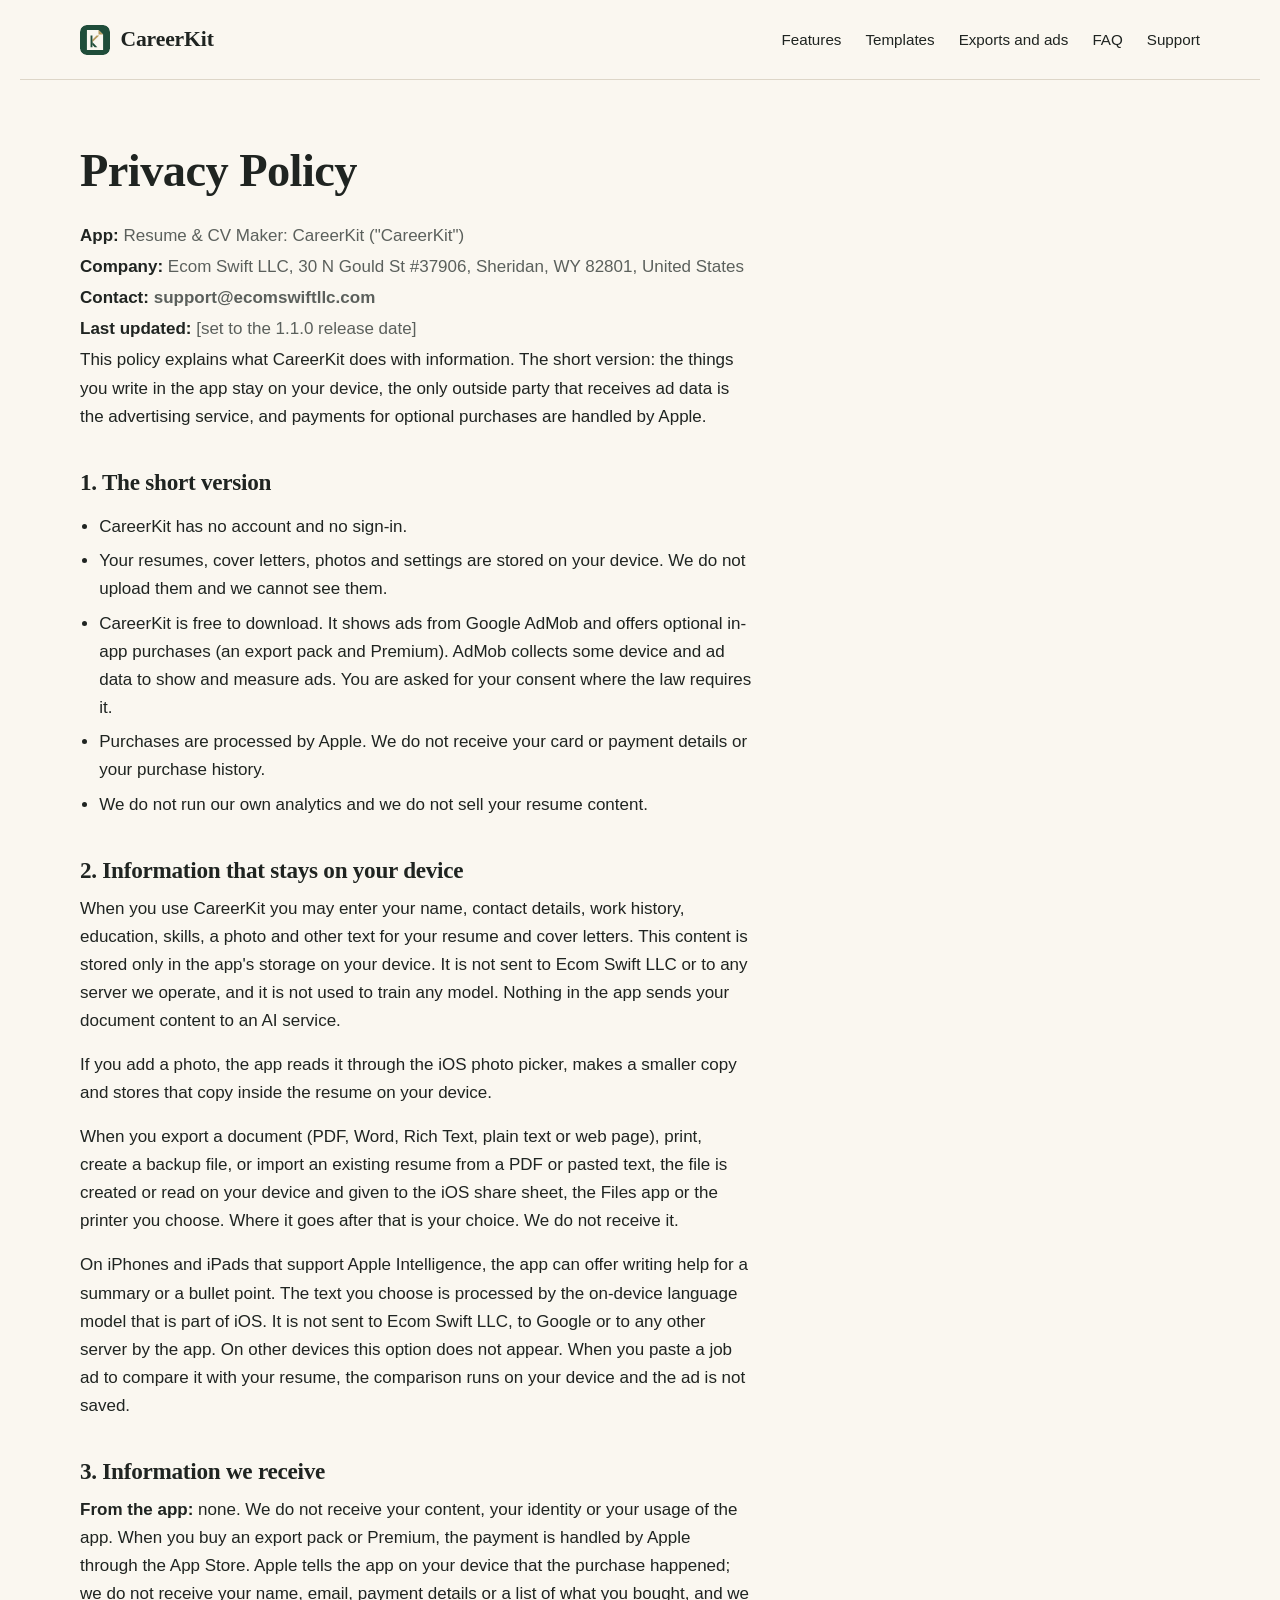
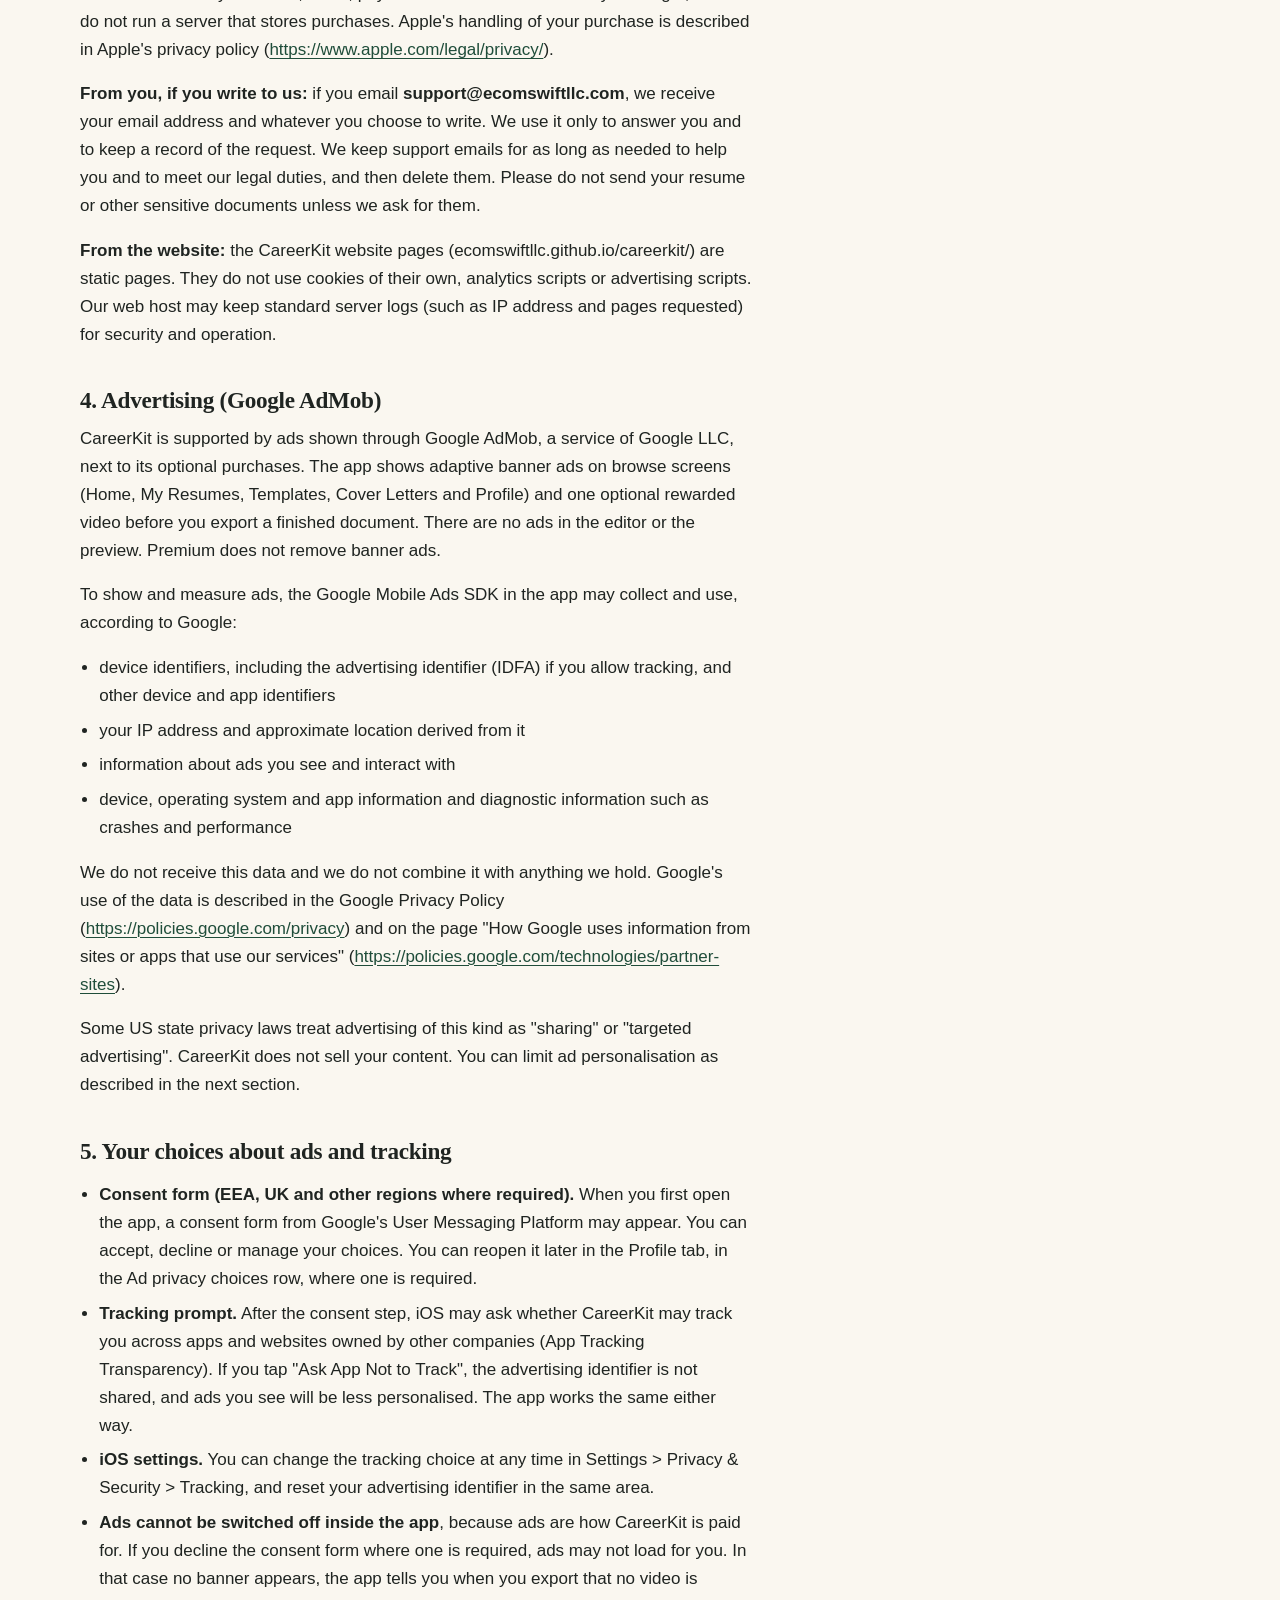
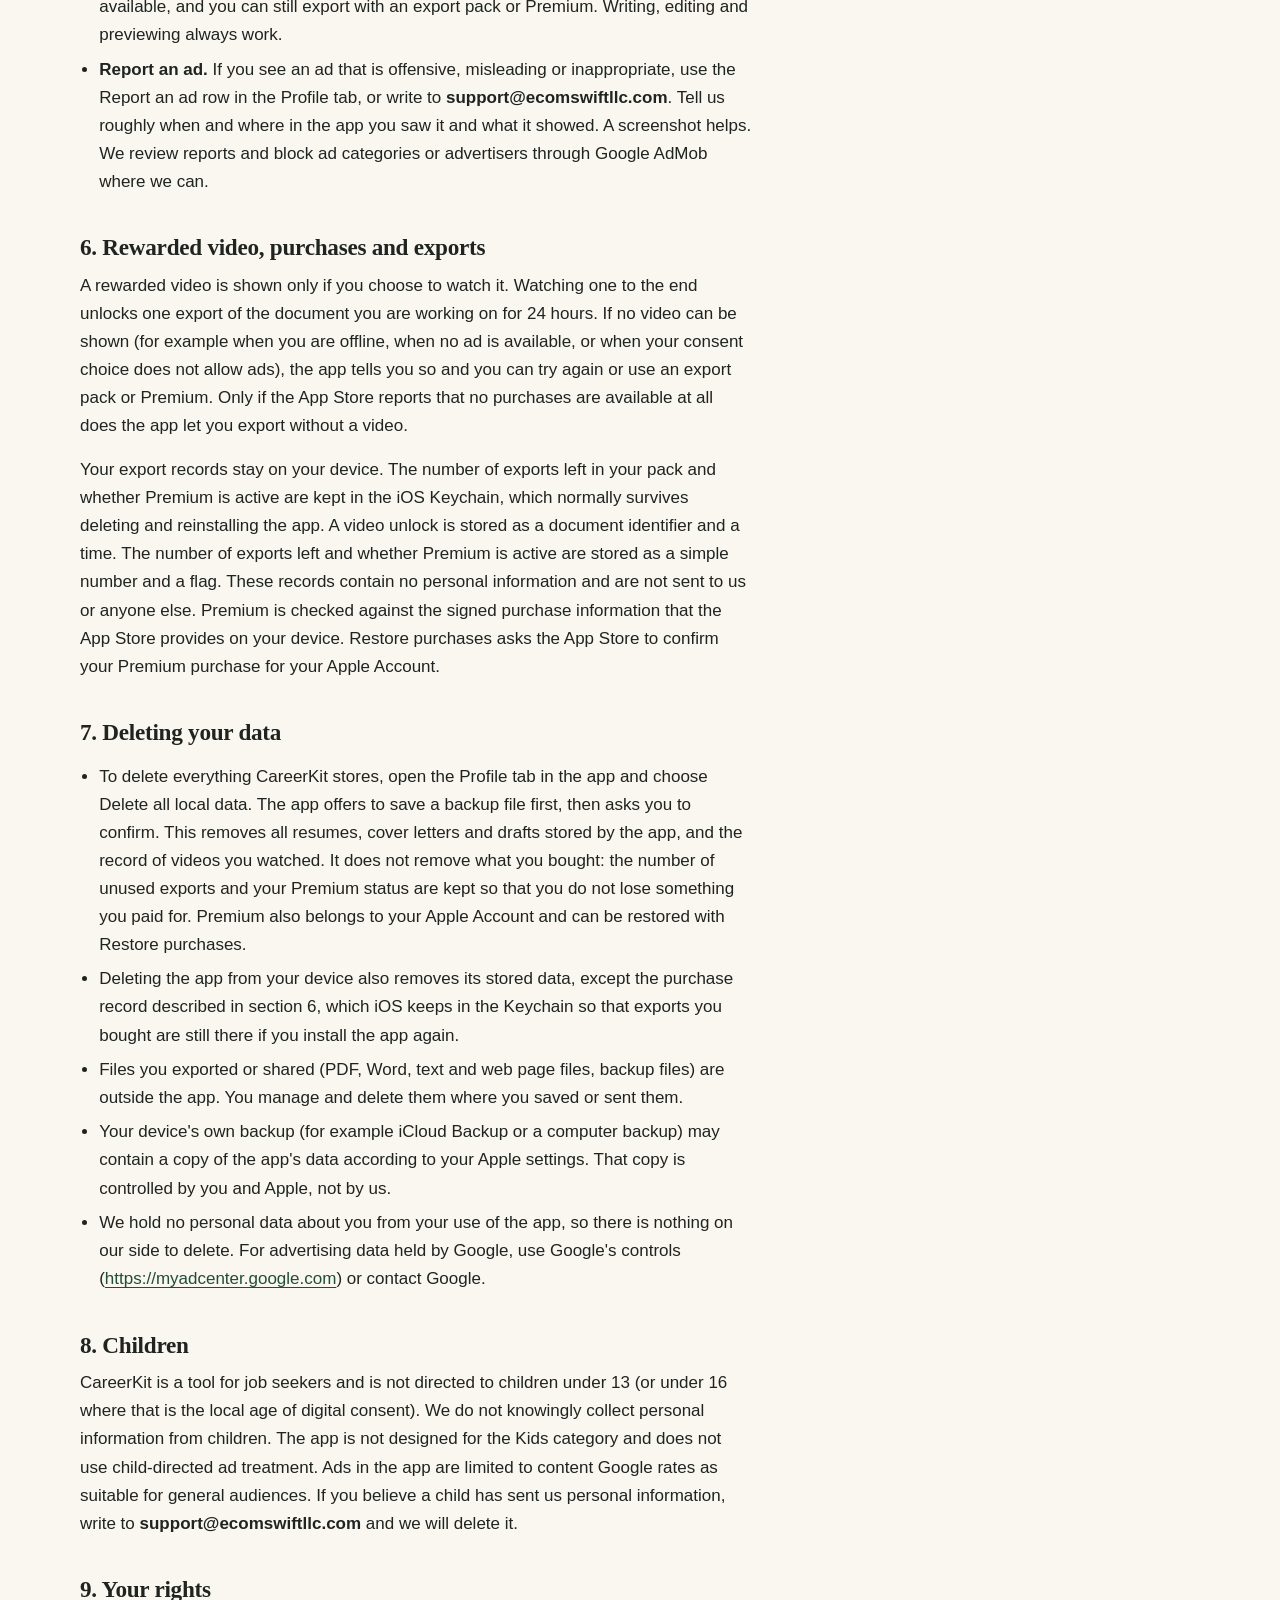
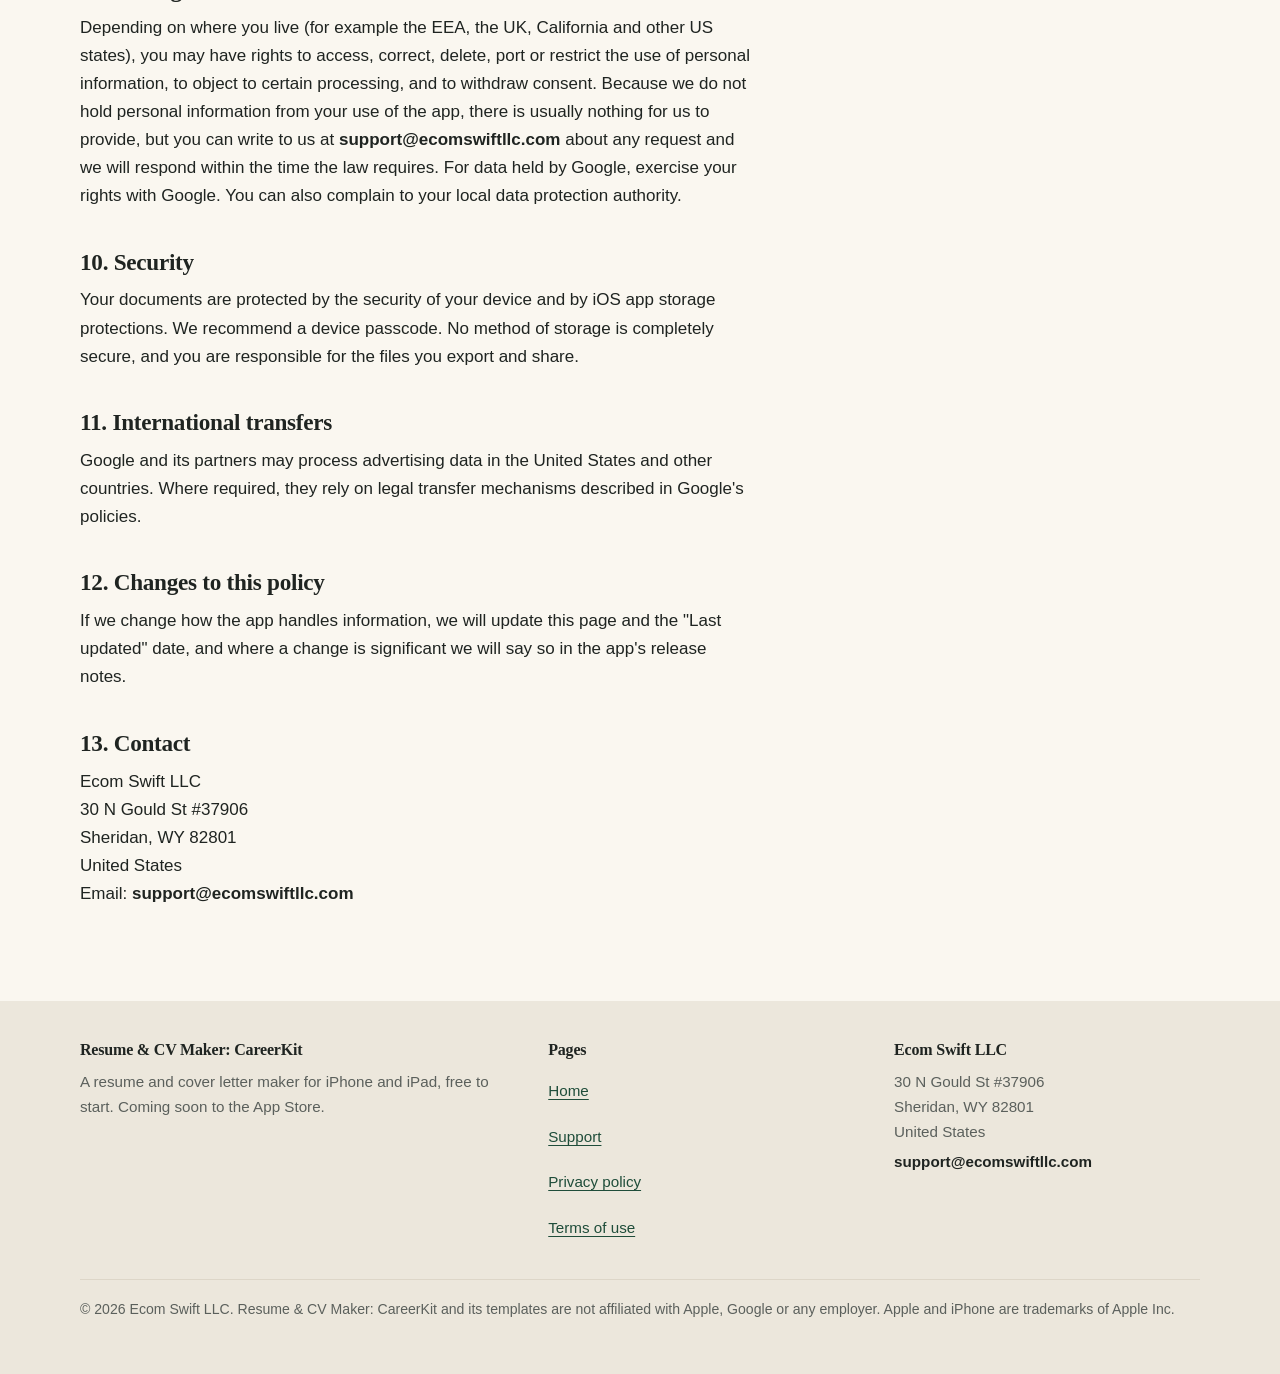
<file: website/draft-1.1/careerkit/privacy/index.html>
<!doctype html>
<html lang="en">
<head>
<meta charset="utf-8">
<meta name="viewport" content="width=device-width, initial-scale=1, viewport-fit=cover">
<title>Privacy Policy | Resume &amp; CV Maker: CareerKit</title>
<meta name="description" content="How Resume &amp; CV Maker: CareerKit handles information: documents stay on your device, there is no account, ads come from Google AdMob with your consent where required, and purchases are handled by Apple.">
<link rel="canonical" href="https://ecomswiftllc.github.io/careerkit/privacy/">
<meta name="theme-color" content="#FAF7F0" media="(prefers-color-scheme: light)">
<meta name="theme-color" content="#141614" media="(prefers-color-scheme: dark)">
<meta name="color-scheme" content="light dark">
<link rel="icon" href="../assets/favicon.svg" type="image/svg+xml">
<link rel="icon" href="../assets/favicon-32.png" type="image/png" sizes="32x32">
<link rel="apple-touch-icon" href="../assets/apple-touch-icon.png">
<meta property="og:type" content="website">
<meta property="og:site_name" content="Resume &amp; CV Maker: CareerKit">
<meta property="og:title" content="Privacy Policy | Resume &amp; CV Maker: CareerKit">
<meta property="og:description" content="How Resume &amp; CV Maker: CareerKit handles information: documents stay on your device, there is no account, ads come from Google AdMob with your consent where required, and purchases are handled by Apple.">
<meta property="og:url" content="https://ecomswiftllc.github.io/careerkit/privacy/">
<meta property="og:image" content="https://ecomswiftllc.github.io/careerkit/assets/og-image.png">
<meta property="og:image:width" content="1200">
<meta property="og:image:height" content="630">
<meta property="og:image:alt" content="The CareerKit app icon next to the name Resume & CV Maker: CareerKit">
<meta name="twitter:card" content="summary_large_image">
<meta name="twitter:title" content="Privacy Policy | Resume &amp; CV Maker: CareerKit">
<meta name="twitter:description" content="How Resume &amp; CV Maker: CareerKit handles information: documents stay on your device, there is no account, ads come from Google AdMob with your consent where required, and purchases are handled by Apple.">
<meta name="twitter:image" content="https://ecomswiftllc.github.io/careerkit/assets/og-image.png">
<link rel="stylesheet" href="../assets/site.css">
</head>
<body>
<a class="skip" href="#main">Skip to content</a>
<header class="site-header">
  <div class="wrap">
    <a class="brand" href="../"><img src="../assets/favicon.svg" alt="" width="30" height="30">CareerKit</a>
    <nav class="nav" aria-label="Main">
      <a href="../#features">Features</a>
      <a href="../#templates">Templates</a>
      <a href="../#free">Exports and ads</a>
      <a href="../#faq">FAQ</a>
      <a href="../support/">Support</a>
    </nav>
  </div>
</header>

<main id="main">
  <div class="page">
    <div class="wrap">
      <article class="doc">
<h1>Privacy Policy</h1>
<div class="meta">
<p><strong>App:</strong> Resume &amp; CV Maker: CareerKit ("CareerKit")</p>
<p><strong>Company:</strong> Ecom Swift LLC, 30 N Gould St #37906, Sheridan, WY 82801, United States</p>
<p><strong>Contact:</strong> <span class="email">support@ecomswiftllc.com</span></p>
<p><strong>Last updated:</strong> [set to the 1.1.0 release date]</p>
</div>
<p>This policy explains what CareerKit does with information. The short version: the things you write in the app stay on your device, the only outside party that receives ad data is the advertising service, and payments for optional purchases are handled by Apple.</p>
<h2>1. The short version</h2>
<ul><li>CareerKit has no account and no sign-in.</li><li>Your resumes, cover letters, photos and settings are stored on your device. We do not upload them and we cannot see them.</li><li>CareerKit is free to download. It shows ads from Google AdMob and offers optional in-app purchases (an export pack and Premium). AdMob collects some device and ad data to show and measure ads. You are asked for your consent where the law requires it.</li><li>Purchases are processed by Apple. We do not receive your card or payment details or your purchase history.</li><li>We do not run our own analytics and we do not sell your resume content.</li></ul>
<h2>2. Information that stays on your device</h2>
<p>When you use CareerKit you may enter your name, contact details, work history, education, skills, a photo and other text for your resume and cover letters. This content is stored only in the app's storage on your device. It is not sent to Ecom Swift LLC or to any server we operate, and it is not used to train any model. Nothing in the app sends your document content to an AI service.</p>
<p>If you add a photo, the app reads it through the iOS photo picker, makes a smaller copy and stores that copy inside the resume on your device.</p>
<p>When you export a document (PDF, Word, Rich Text, plain text or web page), print, create a backup file, or import an existing resume from a PDF or pasted text, the file is created or read on your device and given to the iOS share sheet, the Files app or the printer you choose. Where it goes after that is your choice. We do not receive it.</p>
<p>On iPhones and iPads that support Apple Intelligence, the app can offer writing help for a summary or a bullet point. The text you choose is processed by the on-device language model that is part of iOS. It is not sent to Ecom Swift LLC, to Google or to any other server by the app. On other devices this option does not appear. When you paste a job ad to compare it with your resume, the comparison runs on your device and the ad is not saved.</p>
<h2>3. Information we receive</h2>
<p><strong>From the app:</strong> none. We do not receive your content, your identity or your usage of the app. When you buy an export pack or Premium, the payment is handled by Apple through the App Store. Apple tells the app on your device that the purchase happened; we do not receive your name, email, payment details or a list of what you bought, and we do not run a server that stores purchases. Apple's handling of your purchase is described in Apple's privacy policy (<a href="https://www.apple.com/legal/privacy/" rel="noopener">https://www.apple.com/legal/privacy/</a>).</p>
<p><strong>From you, if you write to us:</strong> if you email <span class="email">support@ecomswiftllc.com</span>, we receive your email address and whatever you choose to write. We use it only to answer you and to keep a record of the request. We keep support emails for as long as needed to help you and to meet our legal duties, and then delete them. Please do not send your resume or other sensitive documents unless we ask for them.</p>
<p><strong>From the website:</strong> the CareerKit website pages (ecomswiftllc.github.io/careerkit/) are static pages. They do not use cookies of their own, analytics scripts or advertising scripts. Our web host may keep standard server logs (such as IP address and pages requested) for security and operation.</p>
<h2>4. Advertising (Google AdMob)</h2>
<p>CareerKit is supported by ads shown through Google AdMob, a service of Google LLC, next to its optional purchases. The app shows adaptive banner ads on browse screens (Home, My Resumes, Templates, Cover Letters and Profile) and one optional rewarded video before you export a finished document. There are no ads in the editor or the preview. Premium does not remove banner ads.</p>
<p>To show and measure ads, the Google Mobile Ads SDK in the app may collect and use, according to Google:</p>
<ul><li>device identifiers, including the advertising identifier (IDFA) if you allow tracking, and other device and app identifiers</li><li>your IP address and approximate location derived from it</li><li>information about ads you see and interact with</li><li>device, operating system and app information and diagnostic information such as crashes and performance</li></ul>
<p>We do not receive this data and we do not combine it with anything we hold. Google's use of the data is described in the Google Privacy Policy (<a href="https://policies.google.com/privacy" rel="noopener">https://policies.google.com/privacy</a>) and on the page "How Google uses information from sites or apps that use our services" (<a href="https://policies.google.com/technologies/partner-sites" rel="noopener">https://policies.google.com/technologies/partner-sites</a>).</p>
<p>Some US state privacy laws treat advertising of this kind as "sharing" or "targeted advertising". CareerKit does not sell your content. You can limit ad personalisation as described in the next section.</p>
<h2>5. Your choices about ads and tracking</h2>
<ul><li><strong>Consent form (EEA, UK and other regions where required).</strong> When you first open the app, a consent form from Google's User Messaging Platform may appear. You can accept, decline or manage your choices. You can reopen it later in the Profile tab, in the Ad privacy choices row, where one is required.</li><li><strong>Tracking prompt.</strong> After the consent step, iOS may ask whether CareerKit may track you across apps and websites owned by other companies (App Tracking Transparency). If you tap "Ask App Not to Track", the advertising identifier is not shared, and ads you see will be less personalised. The app works the same either way.</li><li><strong>iOS settings.</strong> You can change the tracking choice at any time in Settings &gt; Privacy &amp; Security &gt; Tracking, and reset your advertising identifier in the same area.</li><li><strong>Ads cannot be switched off inside the app</strong>, because ads are how CareerKit is paid for. If you decline the consent form where one is required, ads may not load for you. In that case no banner appears, the app tells you when you export that no video is available, and you can still export with an export pack or Premium. Writing, editing and previewing always work.</li><li><strong>Report an ad.</strong> If you see an ad that is offensive, misleading or inappropriate, use the Report an ad row in the Profile tab, or write to <span class="email">support@ecomswiftllc.com</span>. Tell us roughly when and where in the app you saw it and what it showed. A screenshot helps. We review reports and block ad categories or advertisers through Google AdMob where we can.</li></ul>
<h2>6. Rewarded video, purchases and exports</h2>
<p>A rewarded video is shown only if you choose to watch it. Watching one to the end unlocks one export of the document you are working on for 24 hours. If no video can be shown (for example when you are offline, when no ad is available, or when your consent choice does not allow ads), the app tells you so and you can try again or use an export pack or Premium. Only if the App Store reports that no purchases are available at all does the app let you export without a video.</p>
<p>Your export records stay on your device. The number of exports left in your pack and whether Premium is active are kept in the iOS Keychain, which normally survives deleting and reinstalling the app. A video unlock is stored as a document identifier and a time. The number of exports left and whether Premium is active are stored as a simple number and a flag. These records contain no personal information and are not sent to us or anyone else. Premium is checked against the signed purchase information that the App Store provides on your device. Restore purchases asks the App Store to confirm your Premium purchase for your Apple Account.</p>
<h2>7. Deleting your data</h2>
<ul><li>To delete everything CareerKit stores, open the Profile tab in the app and choose Delete all local data. The app offers to save a backup file first, then asks you to confirm. This removes all resumes, cover letters and drafts stored by the app, and the record of videos you watched. It does not remove what you bought: the number of unused exports and your Premium status are kept so that you do not lose something you paid for. Premium also belongs to your Apple Account and can be restored with Restore purchases.</li><li>Deleting the app from your device also removes its stored data, except the purchase record described in section 6, which iOS keeps in the Keychain so that exports you bought are still there if you install the app again.</li><li>Files you exported or shared (PDF, Word, text and web page files, backup files) are outside the app. You manage and delete them where you saved or sent them.</li><li>Your device's own backup (for example iCloud Backup or a computer backup) may contain a copy of the app's data according to your Apple settings. That copy is controlled by you and Apple, not by us.</li><li>We hold no personal data about you from your use of the app, so there is nothing on our side to delete. For advertising data held by Google, use Google's controls (<a href="https://myadcenter.google.com" rel="noopener">https://myadcenter.google.com</a>) or contact Google.</li></ul>
<h2>8. Children</h2>
<p>CareerKit is a tool for job seekers and is not directed to children under 13 (or under 16 where that is the local age of digital consent). We do not knowingly collect personal information from children. The app is not designed for the Kids category and does not use child-directed ad treatment. Ads in the app are limited to content Google rates as suitable for general audiences. If you believe a child has sent us personal information, write to <span class="email">support@ecomswiftllc.com</span> and we will delete it.</p>
<h2>9. Your rights</h2>
<p>Depending on where you live (for example the EEA, the UK, California and other US states), you may have rights to access, correct, delete, port or restrict the use of personal information, to object to certain processing, and to withdraw consent. Because we do not hold personal information from your use of the app, there is usually nothing for us to provide, but you can write to us at <span class="email">support@ecomswiftllc.com</span> about any request and we will respond within the time the law requires. For data held by Google, exercise your rights with Google. You can also complain to your local data protection authority.</p>
<h2>10. Security</h2>
<p>Your documents are protected by the security of your device and by iOS app storage protections. We recommend a device passcode. No method of storage is completely secure, and you are responsible for the files you export and share.</p>
<h2>11. International transfers</h2>
<p>Google and its partners may process advertising data in the United States and other countries. Where required, they rely on legal transfer mechanisms described in Google's policies.</p>
<h2>12. Changes to this policy</h2>
<p>If we change how the app handles information, we will update this page and the "Last updated" date, and where a change is significant we will say so in the app's release notes.</p>
<h2>13. Contact</h2>
<p>Ecom Swift LLC<br>30 N Gould St #37906<br>Sheridan, WY 82801<br>United States<br>Email: <span class="email">support@ecomswiftllc.com</span></p>
      </article>
    </div>
  </div>
</main>
<footer class="site-footer">
  <div class="wrap">
    <div>
      <h2>Resume & CV Maker: CareerKit</h2>
      <p>A resume and cover letter maker for iPhone and iPad, free to start. Coming soon to the App Store.</p>
    </div>
    <nav aria-label="Footer">
      <h2>Pages</h2>
      <ul>
        <li><a href="../">Home</a></li>
        <li><a href="../support/">Support</a></li>
        <li><a href="../privacy/">Privacy policy</a></li>
        <li><a href="../terms/">Terms of use</a></li>
      </ul>
    </nav>
    <div>
      <h2>Ecom Swift LLC</h2>
      <p>30 N Gould St #37906<br>Sheridan, WY 82801<br>United States</p>
      <p class="email">support@ecomswiftllc.com</p>
    </div>
    <p class="legalline">&copy; 2026 Ecom Swift LLC. Resume & CV Maker: CareerKit and its templates are not affiliated with Apple, Google or any employer. Apple and iPhone are trademarks of Apple Inc.</p>
  </div>
</footer>
</body>
</html>
</file>
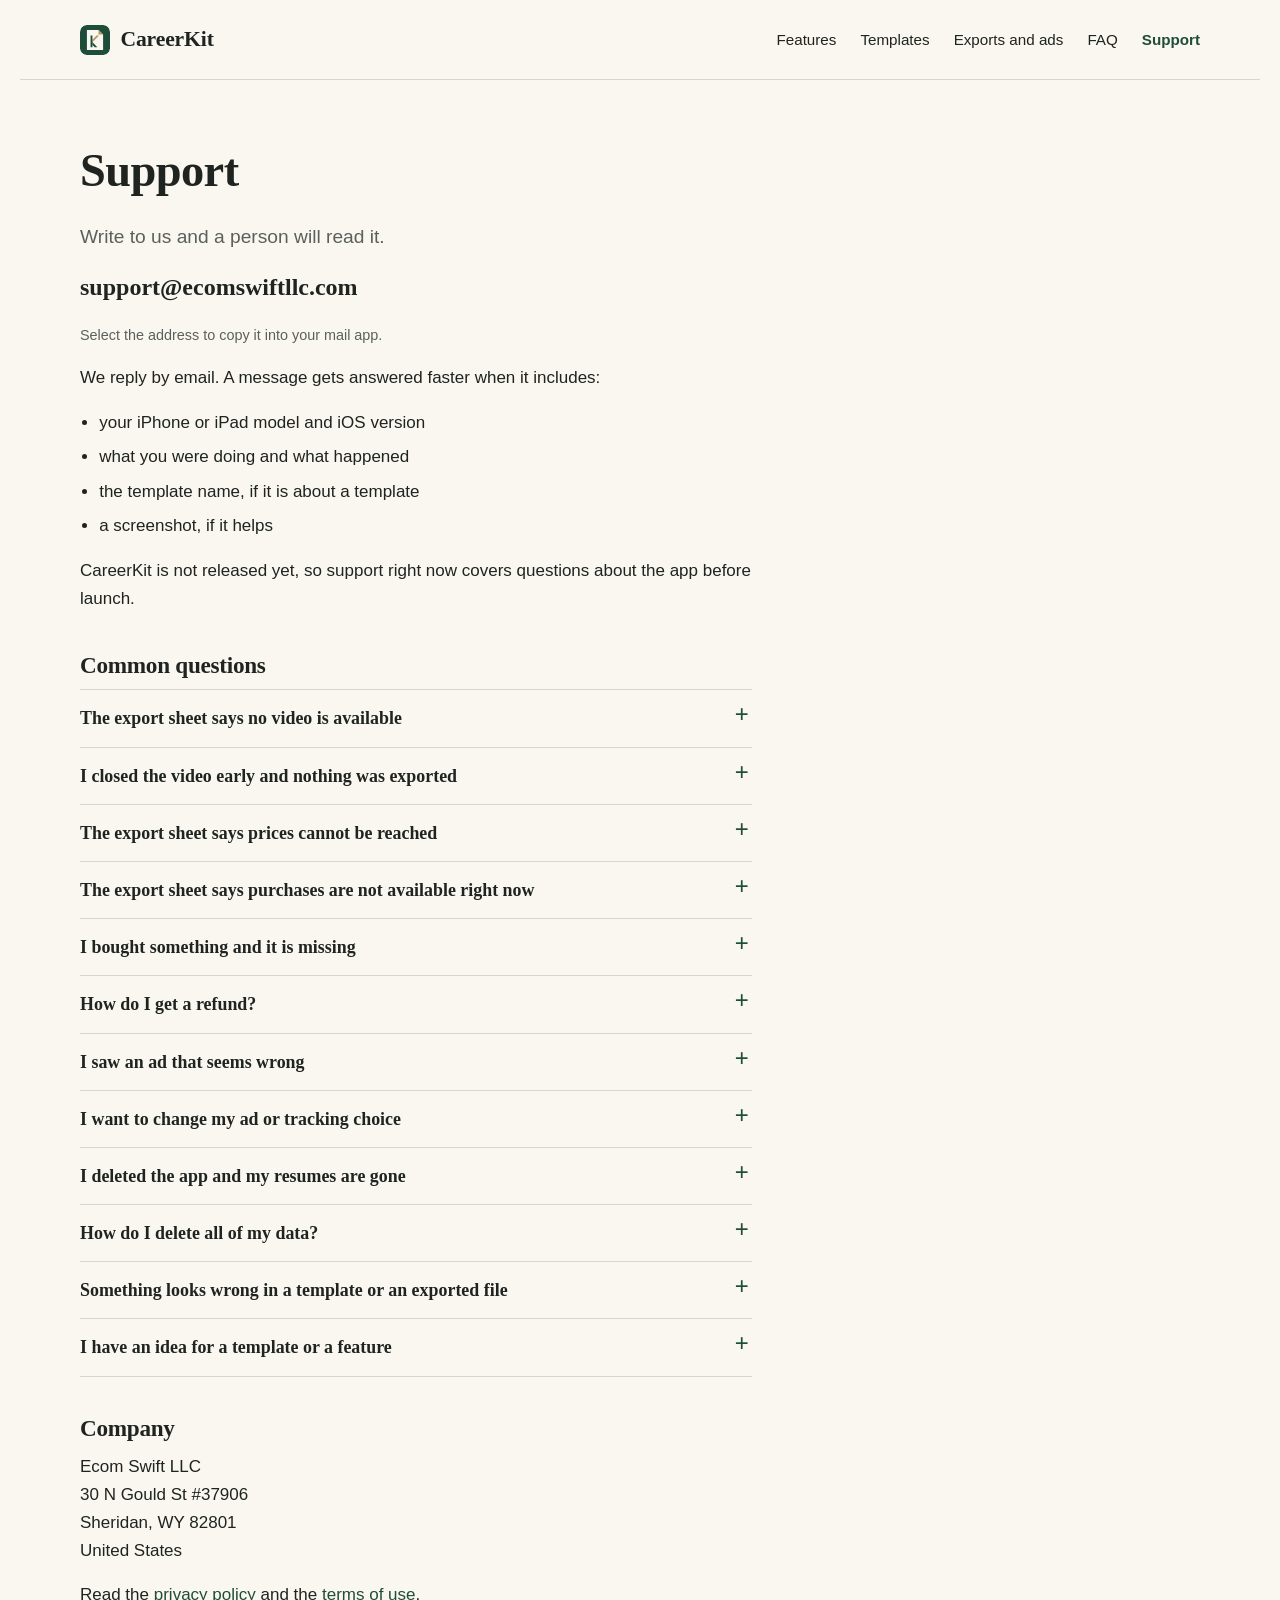
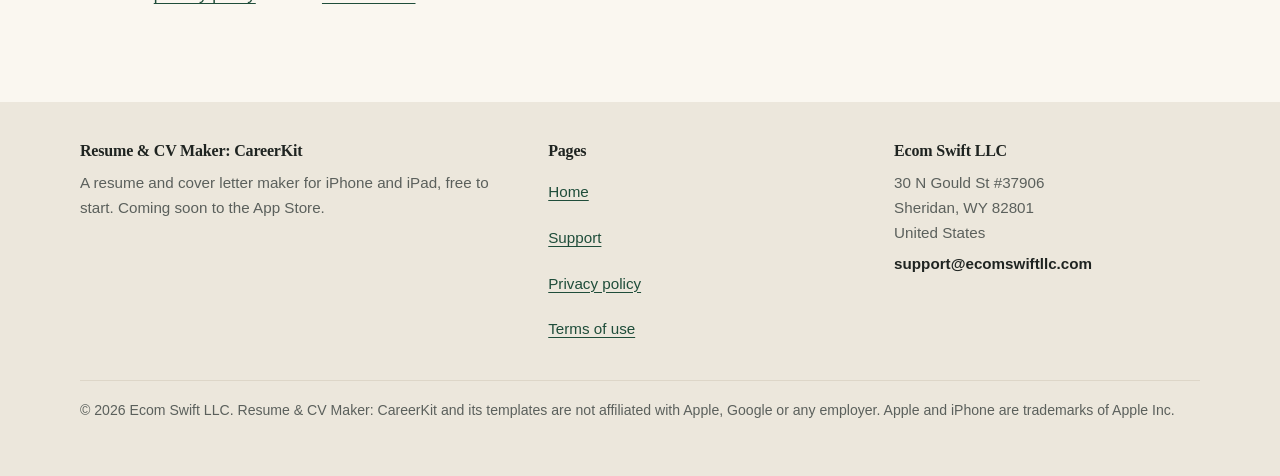
<file: website/draft-1.1/careerkit/support/index.html>
<!doctype html>
<html lang="en">
<head>
<meta charset="utf-8">
<meta name="viewport" content="width=device-width, initial-scale=1, viewport-fit=cover">
<title>Support | Resume &amp; CV Maker: CareerKit</title>
<meta name="description" content="Get help with CareerKit: contact details, what to include in a message, and answers to common questions about exports, purchases, ads and your data.">
<link rel="canonical" href="https://ecomswiftllc.github.io/careerkit/support/">
<meta name="theme-color" content="#FAF7F0" media="(prefers-color-scheme: light)">
<meta name="theme-color" content="#141614" media="(prefers-color-scheme: dark)">
<meta name="color-scheme" content="light dark">
<link rel="icon" href="../assets/favicon.svg" type="image/svg+xml">
<link rel="icon" href="../assets/favicon-32.png" type="image/png" sizes="32x32">
<link rel="apple-touch-icon" href="../assets/apple-touch-icon.png">
<meta property="og:type" content="website">
<meta property="og:site_name" content="Resume &amp; CV Maker: CareerKit">
<meta property="og:title" content="Support | Resume &amp; CV Maker: CareerKit">
<meta property="og:description" content="Get help with CareerKit: contact details, what to include in a message, and answers to common questions about exports, purchases, ads and your data.">
<meta property="og:url" content="https://ecomswiftllc.github.io/careerkit/support/">
<meta property="og:image" content="https://ecomswiftllc.github.io/careerkit/assets/og-image.png">
<meta property="og:image:width" content="1200">
<meta property="og:image:height" content="630">
<meta property="og:image:alt" content="The CareerKit app icon next to the name Resume & CV Maker: CareerKit">
<meta name="twitter:card" content="summary_large_image">
<meta name="twitter:title" content="Support | Resume &amp; CV Maker: CareerKit">
<meta name="twitter:description" content="Get help with CareerKit: contact details, what to include in a message, and answers to common questions about exports, purchases, ads and your data.">
<meta name="twitter:image" content="https://ecomswiftllc.github.io/careerkit/assets/og-image.png">
<link rel="stylesheet" href="../assets/site.css">
</head>
<body>
<a class="skip" href="#main">Skip to content</a>
<header class="site-header">
  <div class="wrap">
    <a class="brand" href="../"><img src="../assets/favicon.svg" alt="" width="30" height="30">CareerKit</a>
    <nav class="nav" aria-label="Main">
      <a href="../#features">Features</a>
      <a href="../#templates">Templates</a>
      <a href="../#free">Exports and ads</a>
      <a href="../#faq">FAQ</a>
      <a href="../support/" aria-current="page">Support</a>
    </nav>
  </div>
</header>

<main id="main">
  <div class="page">
    <div class="wrap">
      <div class="doc">
        <h1>Support</h1>
        <p class="lede">Write to us and a person will read it.</p>
        <p class="contact-line"><span class="email">support@ecomswiftllc.com</span></p>
        <p class="small">Select the address to copy it into your mail app.</p>
        <p>We reply by email. A message gets answered faster when it includes:</p>
        <ul>
          <li>your iPhone or iPad model and iOS version</li>
          <li>what you were doing and what happened</li>
          <li>the template name, if it is about a template</li>
          <li>a screenshot, if it helps</li>
        </ul>
        <p>CareerKit is not released yet, so support right now covers questions about the app before launch.</p>
        <h2>Common questions</h2>
        <div class="faq">
          <details><summary>The export sheet says no video is available</summary><div class="answer"><p>Ad availability changes by country and by time of day, and no video can load while you are offline or when your ad privacy choice does not allow ads. Tap Try the video again, or use a 3-export pack or Premium instead.</p></div></details>
          <details><summary>I closed the video early and nothing was exported</summary><div class="answer"><p>A video unlocks the export only when it has played to the end. Tap Watch again on the export sheet to start another one. If a video started late and you watched it to the end, the export is still unlocked.</p></div></details>
          <details><summary>The export sheet says prices cannot be reached</summary><div class="answer"><p>The App Store could not be contacted. Check your connection and tap Try again. Prices also reload each time you open the export sheet. The app never treats this as a free export.</p></div></details>
          <details><summary>The export sheet says purchases are not available right now</summary><div class="answer"><p>The App Store has no purchases for the app at the moment. The purchase options are hidden, and the sheet lets you export without a video so you are never stuck. Please write to us if this lasts.</p></div></details>
          <details><summary>I bought something and it is missing</summary><div class="answer"><p>Open the Profile tab and tap Restore purchases (also on the export sheet). Premium comes back for the same Apple Account. A pack of exports is consumable: exports you already used are not restored, and unused ones stay on your device. If the App Store charged you and nothing arrived, write to us and include the date of the purchase.</p></div></details>
          <details><summary>How do I get a refund?</summary><div class="answer"><p>Apple handles payments and refunds, so use reportaproblem.apple.com or the receipt email from Apple. We cannot refund a purchase ourselves.</p></div></details>
          <details><summary>I saw an ad that seems wrong</summary><div class="answer"><p>Open the Profile tab and tap Report an ad, or write to us at the address above. Tell us roughly when and where in the app you saw it and what it showed. A screenshot helps. We block ad categories and advertisers through Google AdMob where we can.</p></div></details>
          <details><summary>I want to change my ad or tracking choice</summary><div class="answer"><p>Open the Profile tab and look for the Ad privacy choices row, which appears where the law requires it. You can also change tracking in iOS Settings under Privacy and Security, then Tracking, and reset your advertising identifier there.</p></div></details>
          <details><summary>I deleted the app and my resumes are gone</summary><div class="answer"><p>Documents are stored only on your device, so deleting the app deletes them, and we cannot recover them. Keep an exported copy of anything important. A full backup of your device may still contain the app's data if you made one before deleting it.</p></div></details>
          <details><summary>How do I delete all of my data?</summary><div class="answer"><p>Open the Profile tab and choose Delete all local data. We hold no personal data about your use of the app, so there is nothing to delete on our side. Delete all local data does not remove purchases: unused exports and Premium are kept so you do not lose what you paid for.</p></div></details>
          <details><summary>Something looks wrong in a template or an exported file</summary><div class="answer"><p>Tell us the template name, the page size you chose (A4 or US Letter), what you expected and what you got. A screenshot of the problem helps. Please do not send a full resume with real personal details unless we ask for it.</p></div></details>
          <details><summary>I have an idea for a template or a feature</summary><div class="answer"><p>Send it. We read every message, though we cannot promise to build every idea.</p></div></details>
        </div>
        <h2>Company</h2>
        <p>Ecom Swift LLC<br>30 N Gould St #37906<br>Sheridan, WY 82801<br>United States</p>
        <p>Read the <a href="../privacy/">privacy policy</a> and the <a href="../terms/">terms of use</a>.</p>
      </div>
    </div>
  </div>
</main>
<footer class="site-footer">
  <div class="wrap">
    <div>
      <h2>Resume & CV Maker: CareerKit</h2>
      <p>A resume and cover letter maker for iPhone and iPad, free to start. Coming soon to the App Store.</p>
    </div>
    <nav aria-label="Footer">
      <h2>Pages</h2>
      <ul>
        <li><a href="../">Home</a></li>
        <li><a href="../support/">Support</a></li>
        <li><a href="../privacy/">Privacy policy</a></li>
        <li><a href="../terms/">Terms of use</a></li>
      </ul>
    </nav>
    <div>
      <h2>Ecom Swift LLC</h2>
      <p>30 N Gould St #37906<br>Sheridan, WY 82801<br>United States</p>
      <p class="email">support@ecomswiftllc.com</p>
    </div>
    <p class="legalline">&copy; 2026 Ecom Swift LLC. Resume & CV Maker: CareerKit and its templates are not affiliated with Apple, Google or any employer. Apple and iPhone are trademarks of Apple Inc.</p>
  </div>
</footer>
</body>
</html>
</file>
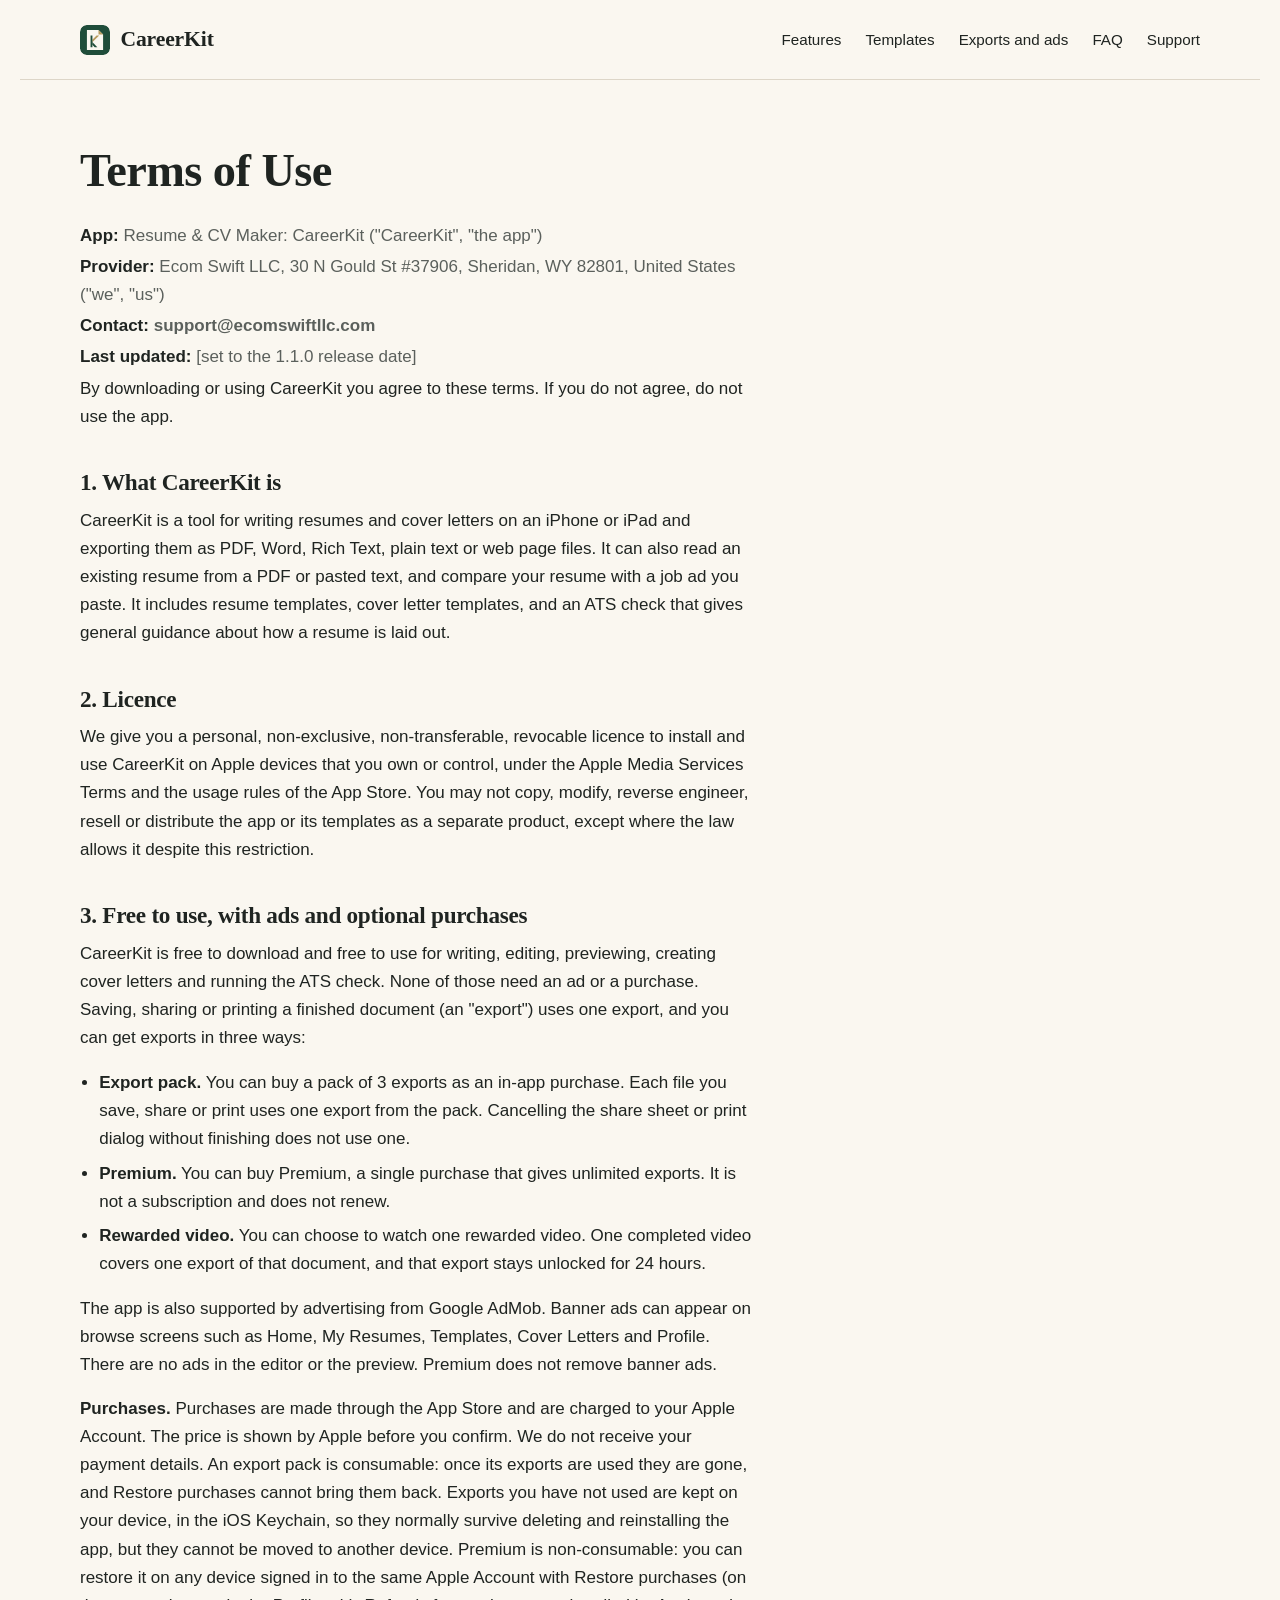
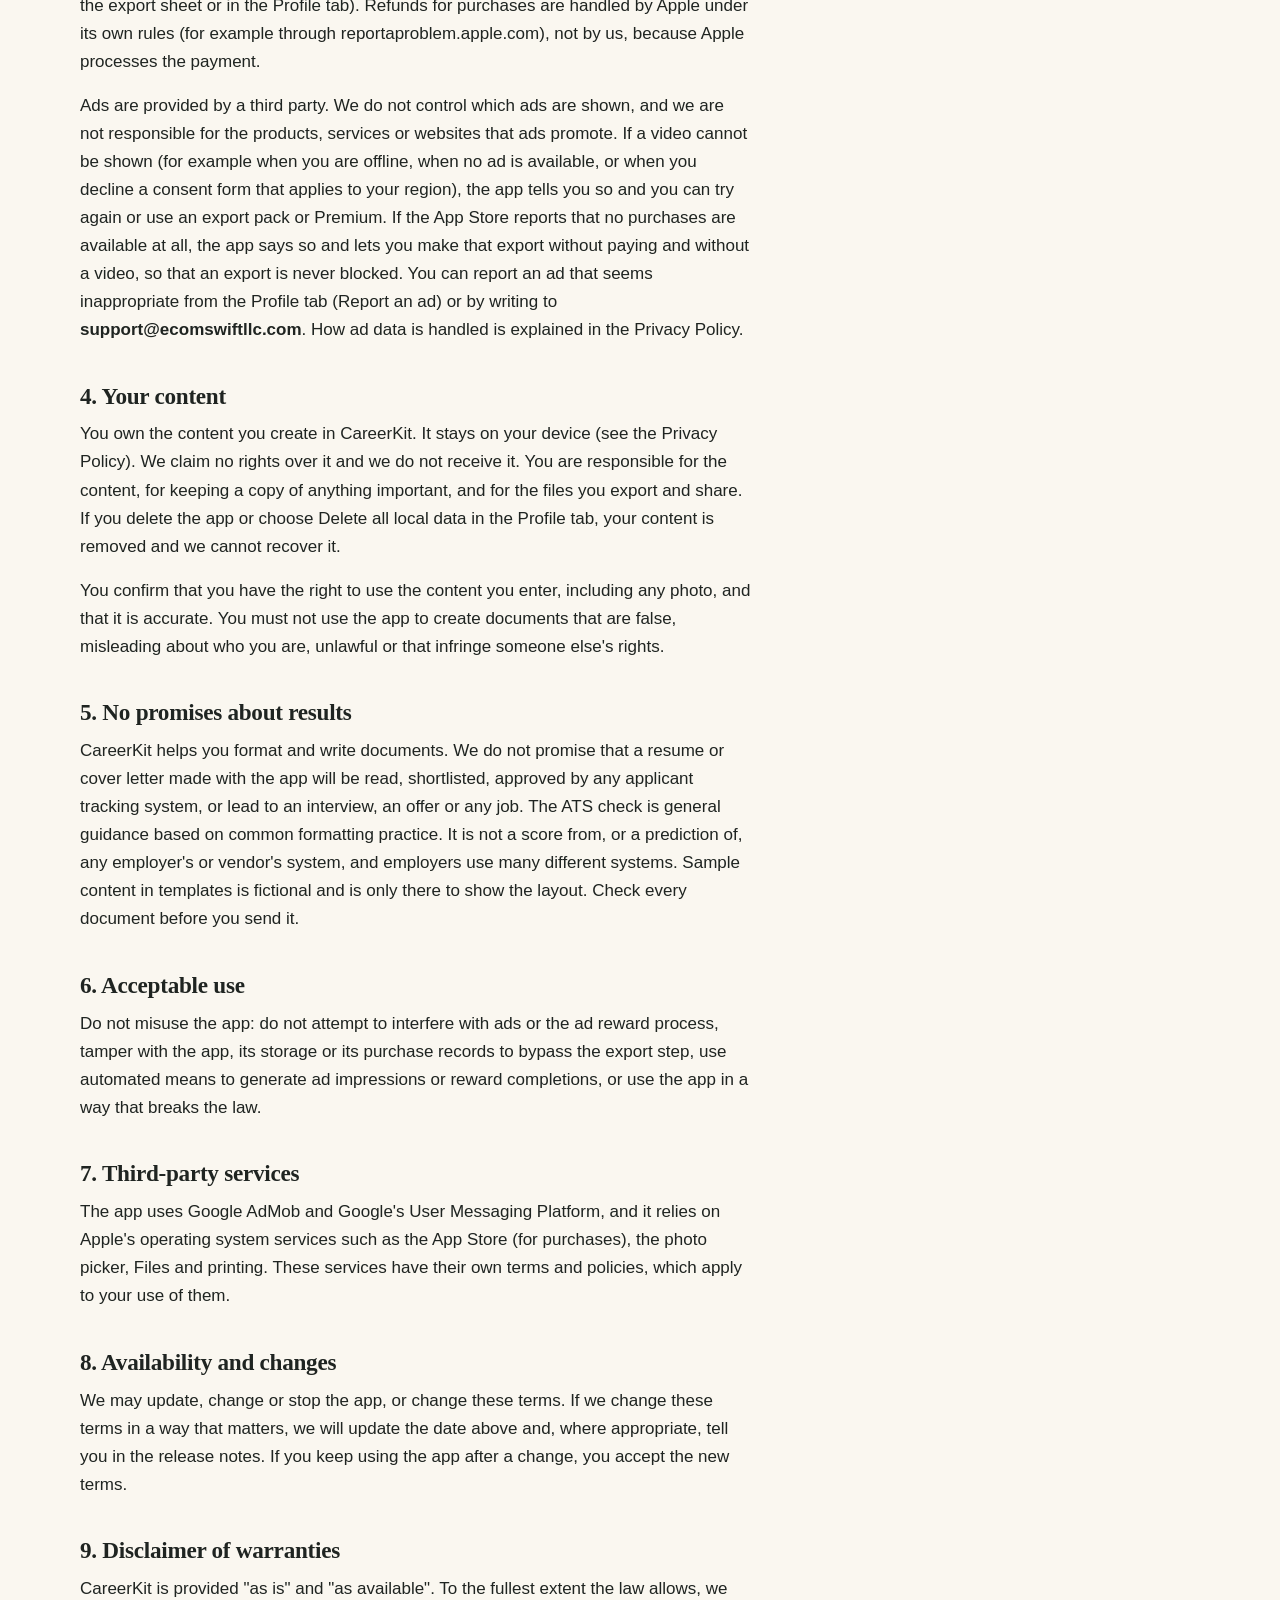
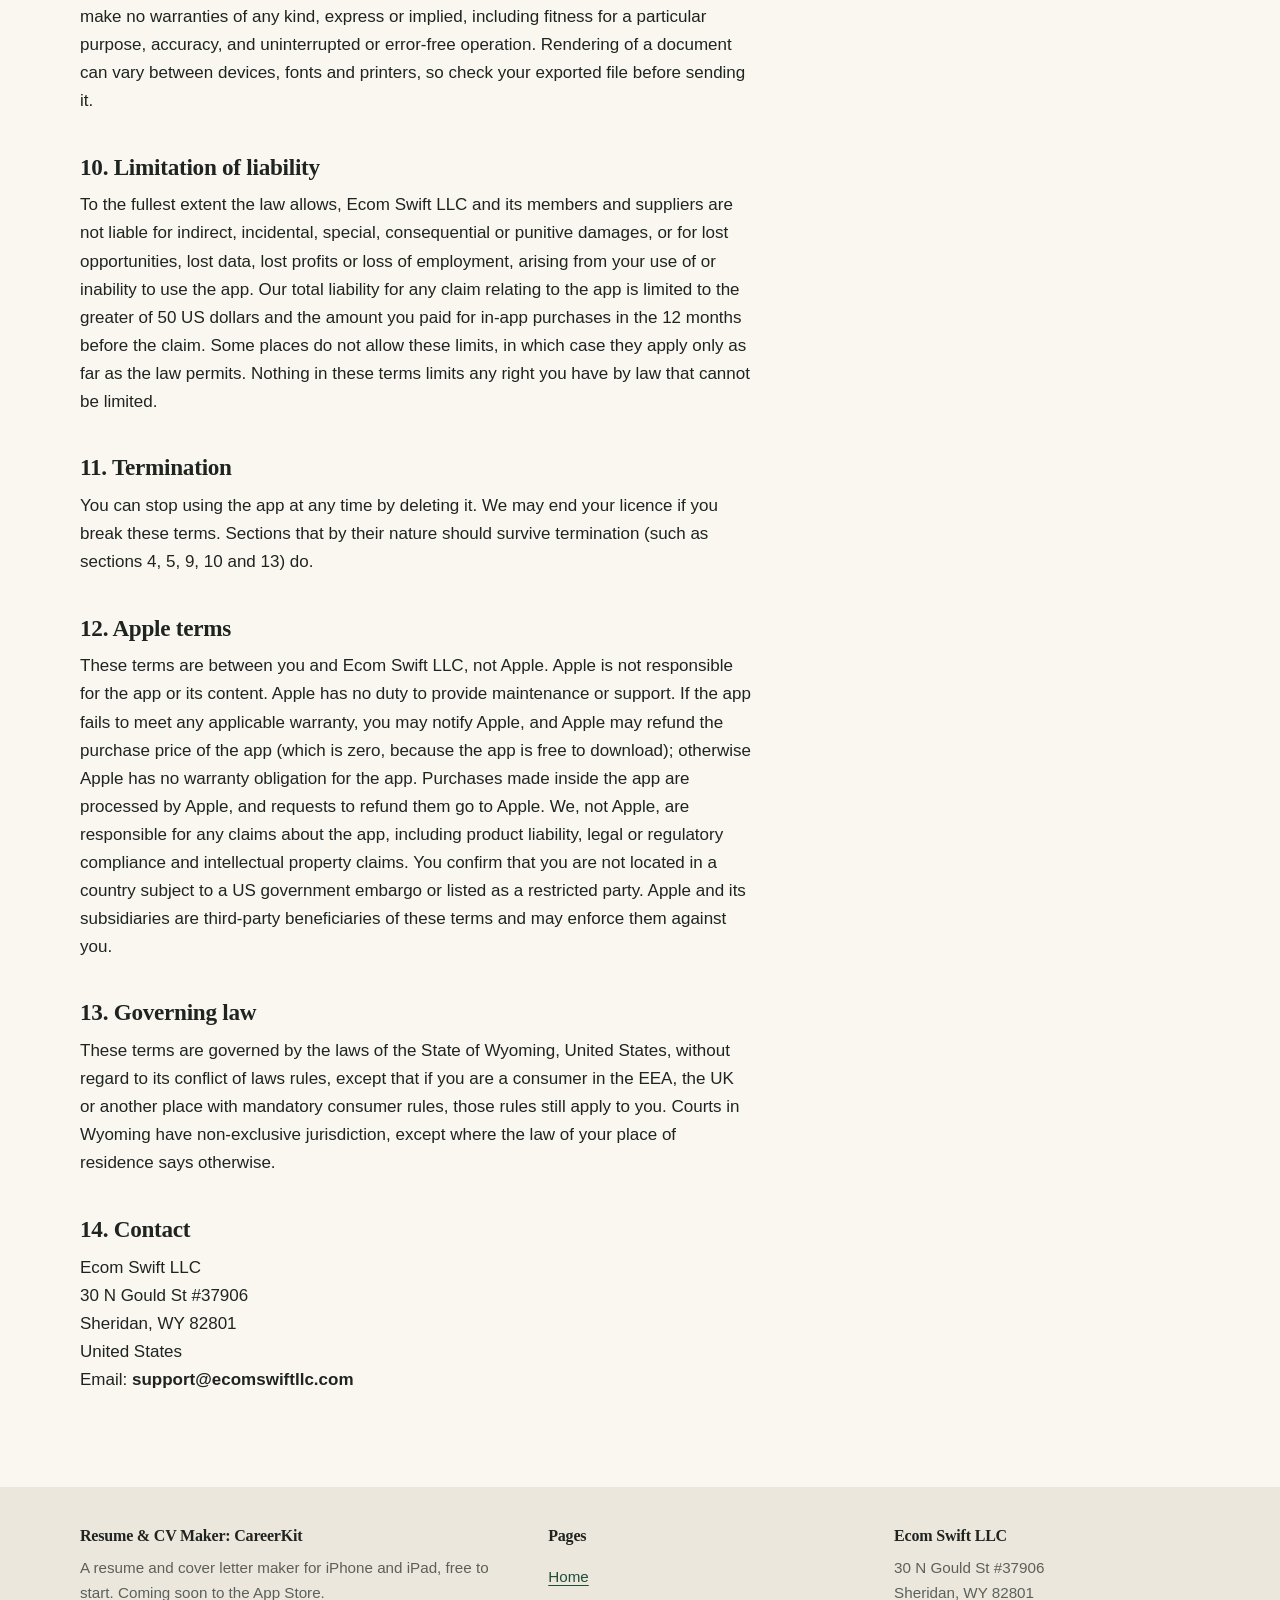
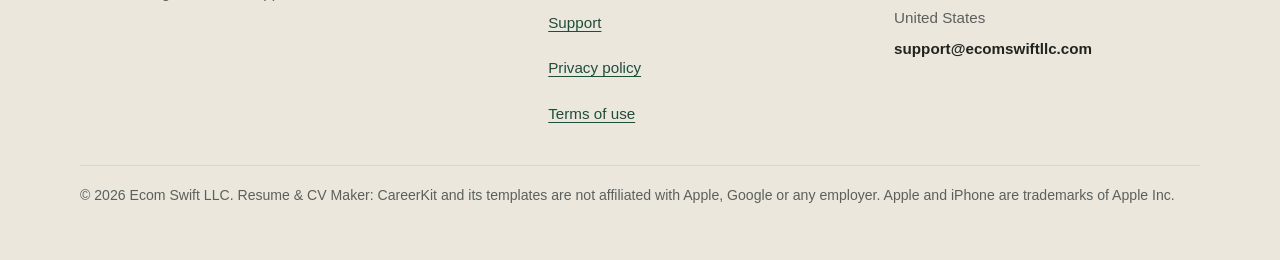
<file: website/draft-1.1/careerkit/terms/index.html>
<!doctype html>
<html lang="en">
<head>
<meta charset="utf-8">
<meta name="viewport" content="width=device-width, initial-scale=1, viewport-fit=cover">
<title>Terms of Use | Resume &amp; CV Maker: CareerKit</title>
<meta name="description" content="The terms for using Resume &amp; CV Maker: CareerKit, a resume and cover letter app that is free to start, supported by ads and optional purchases.">
<link rel="canonical" href="https://ecomswiftllc.github.io/careerkit/terms/">
<meta name="theme-color" content="#FAF7F0" media="(prefers-color-scheme: light)">
<meta name="theme-color" content="#141614" media="(prefers-color-scheme: dark)">
<meta name="color-scheme" content="light dark">
<link rel="icon" href="../assets/favicon.svg" type="image/svg+xml">
<link rel="icon" href="../assets/favicon-32.png" type="image/png" sizes="32x32">
<link rel="apple-touch-icon" href="../assets/apple-touch-icon.png">
<meta property="og:type" content="website">
<meta property="og:site_name" content="Resume &amp; CV Maker: CareerKit">
<meta property="og:title" content="Terms of Use | Resume &amp; CV Maker: CareerKit">
<meta property="og:description" content="The terms for using Resume &amp; CV Maker: CareerKit, a resume and cover letter app that is free to start, supported by ads and optional purchases.">
<meta property="og:url" content="https://ecomswiftllc.github.io/careerkit/terms/">
<meta property="og:image" content="https://ecomswiftllc.github.io/careerkit/assets/og-image.png">
<meta property="og:image:width" content="1200">
<meta property="og:image:height" content="630">
<meta property="og:image:alt" content="The CareerKit app icon next to the name Resume & CV Maker: CareerKit">
<meta name="twitter:card" content="summary_large_image">
<meta name="twitter:title" content="Terms of Use | Resume &amp; CV Maker: CareerKit">
<meta name="twitter:description" content="The terms for using Resume &amp; CV Maker: CareerKit, a resume and cover letter app that is free to start, supported by ads and optional purchases.">
<meta name="twitter:image" content="https://ecomswiftllc.github.io/careerkit/assets/og-image.png">
<link rel="stylesheet" href="../assets/site.css">
</head>
<body>
<a class="skip" href="#main">Skip to content</a>
<header class="site-header">
  <div class="wrap">
    <a class="brand" href="../"><img src="../assets/favicon.svg" alt="" width="30" height="30">CareerKit</a>
    <nav class="nav" aria-label="Main">
      <a href="../#features">Features</a>
      <a href="../#templates">Templates</a>
      <a href="../#free">Exports and ads</a>
      <a href="../#faq">FAQ</a>
      <a href="../support/">Support</a>
    </nav>
  </div>
</header>

<main id="main">
  <div class="page">
    <div class="wrap">
      <article class="doc">
<h1>Terms of Use</h1>
<div class="meta">
<p><strong>App:</strong> Resume &amp; CV Maker: CareerKit ("CareerKit", "the app")</p>
<p><strong>Provider:</strong> Ecom Swift LLC, 30 N Gould St #37906, Sheridan, WY 82801, United States ("we", "us")</p>
<p><strong>Contact:</strong> <span class="email">support@ecomswiftllc.com</span></p>
<p><strong>Last updated:</strong> [set to the 1.1.0 release date]</p>
</div>
<p>By downloading or using CareerKit you agree to these terms. If you do not agree, do not use the app.</p>
<h2>1. What CareerKit is</h2>
<p>CareerKit is a tool for writing resumes and cover letters on an iPhone or iPad and exporting them as PDF, Word, Rich Text, plain text or web page files. It can also read an existing resume from a PDF or pasted text, and compare your resume with a job ad you paste. It includes resume templates, cover letter templates, and an ATS check that gives general guidance about how a resume is laid out.</p>
<h2>2. Licence</h2>
<p>We give you a personal, non-exclusive, non-transferable, revocable licence to install and use CareerKit on Apple devices that you own or control, under the Apple Media Services Terms and the usage rules of the App Store. You may not copy, modify, reverse engineer, resell or distribute the app or its templates as a separate product, except where the law allows it despite this restriction.</p>
<h2>3. Free to use, with ads and optional purchases</h2>
<p>CareerKit is free to download and free to use for writing, editing, previewing, creating cover letters and running the ATS check. None of those need an ad or a purchase. Saving, sharing or printing a finished document (an "export") uses one export, and you can get exports in three ways:</p>
<ul><li><strong>Export pack.</strong> You can buy a pack of 3 exports as an in-app purchase. Each file you save, share or print uses one export from the pack. Cancelling the share sheet or print dialog without finishing does not use one.</li><li><strong>Premium.</strong> You can buy Premium, a single purchase that gives unlimited exports. It is not a subscription and does not renew.</li><li><strong>Rewarded video.</strong> You can choose to watch one rewarded video. One completed video covers one export of that document, and that export stays unlocked for 24 hours.</li></ul>
<p>The app is also supported by advertising from Google AdMob. Banner ads can appear on browse screens such as Home, My Resumes, Templates, Cover Letters and Profile. There are no ads in the editor or the preview. Premium does not remove banner ads.</p>
<p><strong>Purchases.</strong> Purchases are made through the App Store and are charged to your Apple Account. The price is shown by Apple before you confirm. We do not receive your payment details. An export pack is consumable: once its exports are used they are gone, and Restore purchases cannot bring them back. Exports you have not used are kept on your device, in the iOS Keychain, so they normally survive deleting and reinstalling the app, but they cannot be moved to another device. Premium is non-consumable: you can restore it on any device signed in to the same Apple Account with Restore purchases (on the export sheet or in the Profile tab). Refunds for purchases are handled by Apple under its own rules (for example through reportaproblem.apple.com), not by us, because Apple processes the payment.</p>
<p>Ads are provided by a third party. We do not control which ads are shown, and we are not responsible for the products, services or websites that ads promote. If a video cannot be shown (for example when you are offline, when no ad is available, or when you decline a consent form that applies to your region), the app tells you so and you can try again or use an export pack or Premium. If the App Store reports that no purchases are available at all, the app says so and lets you make that export without paying and without a video, so that an export is never blocked. You can report an ad that seems inappropriate from the Profile tab (Report an ad) or by writing to <span class="email">support@ecomswiftllc.com</span>. How ad data is handled is explained in the Privacy Policy.</p>
<h2>4. Your content</h2>
<p>You own the content you create in CareerKit. It stays on your device (see the Privacy Policy). We claim no rights over it and we do not receive it. You are responsible for the content, for keeping a copy of anything important, and for the files you export and share. If you delete the app or choose Delete all local data in the Profile tab, your content is removed and we cannot recover it.</p>
<p>You confirm that you have the right to use the content you enter, including any photo, and that it is accurate. You must not use the app to create documents that are false, misleading about who you are, unlawful or that infringe someone else's rights.</p>
<h2>5. No promises about results</h2>
<p>CareerKit helps you format and write documents. We do not promise that a resume or cover letter made with the app will be read, shortlisted, approved by any applicant tracking system, or lead to an interview, an offer or any job. The ATS check is general guidance based on common formatting practice. It is not a score from, or a prediction of, any employer's or vendor's system, and employers use many different systems. Sample content in templates is fictional and is only there to show the layout. Check every document before you send it.</p>
<h2>6. Acceptable use</h2>
<p>Do not misuse the app: do not attempt to interfere with ads or the ad reward process, tamper with the app, its storage or its purchase records to bypass the export step, use automated means to generate ad impressions or reward completions, or use the app in a way that breaks the law.</p>
<h2>7. Third-party services</h2>
<p>The app uses Google AdMob and Google's User Messaging Platform, and it relies on Apple's operating system services such as the App Store (for purchases), the photo picker, Files and printing. These services have their own terms and policies, which apply to your use of them.</p>
<h2>8. Availability and changes</h2>
<p>We may update, change or stop the app, or change these terms. If we change these terms in a way that matters, we will update the date above and, where appropriate, tell you in the release notes. If you keep using the app after a change, you accept the new terms.</p>
<h2>9. Disclaimer of warranties</h2>
<p>CareerKit is provided "as is" and "as available". To the fullest extent the law allows, we make no warranties of any kind, express or implied, including fitness for a particular purpose, accuracy, and uninterrupted or error-free operation. Rendering of a document can vary between devices, fonts and printers, so check your exported file before sending it.</p>
<h2>10. Limitation of liability</h2>
<p>To the fullest extent the law allows, Ecom Swift LLC and its members and suppliers are not liable for indirect, incidental, special, consequential or punitive damages, or for lost opportunities, lost data, lost profits or loss of employment, arising from your use of or inability to use the app. Our total liability for any claim relating to the app is limited to the greater of 50 US dollars and the amount you paid for in-app purchases in the 12 months before the claim. Some places do not allow these limits, in which case they apply only as far as the law permits. Nothing in these terms limits any right you have by law that cannot be limited.</p>
<h2>11. Termination</h2>
<p>You can stop using the app at any time by deleting it. We may end your licence if you break these terms. Sections that by their nature should survive termination (such as sections 4, 5, 9, 10 and 13) do.</p>
<h2>12. Apple terms</h2>
<p>These terms are between you and Ecom Swift LLC, not Apple. Apple is not responsible for the app or its content. Apple has no duty to provide maintenance or support. If the app fails to meet any applicable warranty, you may notify Apple, and Apple may refund the purchase price of the app (which is zero, because the app is free to download); otherwise Apple has no warranty obligation for the app. Purchases made inside the app are processed by Apple, and requests to refund them go to Apple. We, not Apple, are responsible for any claims about the app, including product liability, legal or regulatory compliance and intellectual property claims. You confirm that you are not located in a country subject to a US government embargo or listed as a restricted party. Apple and its subsidiaries are third-party beneficiaries of these terms and may enforce them against you.</p>
<h2>13. Governing law</h2>
<p>These terms are governed by the laws of the State of Wyoming, United States, without regard to its conflict of laws rules, except that if you are a consumer in the EEA, the UK or another place with mandatory consumer rules, those rules still apply to you. Courts in Wyoming have non-exclusive jurisdiction, except where the law of your place of residence says otherwise.</p>
<h2>14. Contact</h2>
<p>Ecom Swift LLC<br>30 N Gould St #37906<br>Sheridan, WY 82801<br>United States<br>Email: <span class="email">support@ecomswiftllc.com</span></p>
      </article>
    </div>
  </div>
</main>
<footer class="site-footer">
  <div class="wrap">
    <div>
      <h2>Resume & CV Maker: CareerKit</h2>
      <p>A resume and cover letter maker for iPhone and iPad, free to start. Coming soon to the App Store.</p>
    </div>
    <nav aria-label="Footer">
      <h2>Pages</h2>
      <ul>
        <li><a href="../">Home</a></li>
        <li><a href="../support/">Support</a></li>
        <li><a href="../privacy/">Privacy policy</a></li>
        <li><a href="../terms/">Terms of use</a></li>
      </ul>
    </nav>
    <div>
      <h2>Ecom Swift LLC</h2>
      <p>30 N Gould St #37906<br>Sheridan, WY 82801<br>United States</p>
      <p class="email">support@ecomswiftllc.com</p>
    </div>
    <p class="legalline">&copy; 2026 Ecom Swift LLC. Resume & CV Maker: CareerKit and its templates are not affiliated with Apple, Google or any employer. Apple and iPhone are trademarks of Apple Inc.</p>
  </div>
</footer>
</body>
</html>
</file>
<file: website/careerkit/assets/site.css>
/* CareerKit site. System fonts only, no external requests.
   Layout: one calm reading column per section, with the section title in a left rail on wide screens.
   Memorable element: the three page-layout schematics in the hero. */
:root {
  --ivory: #FAF7F0;
  --surface: #FFFFFF;
  --stone: #ECE7DC;
  --hairline: #DDD6C8;
  --ink: #1F2421;
  --graphite: #5B605C;
  --forest: #1F4D3A;
  --forest-deep: #16382A;
  --champagne: #B89B5E;
  --on-forest: #FFFFFF;
  --link: #1F4D3A;
  --serif: "Iowan Old Style", "Palatino Linotype", Palatino, "New York", Charter, Georgia, "Times New Roman", serif;
  --sans: -apple-system, BlinkMacSystemFont, "SF Pro Text", "Segoe UI", Roboto, "Helvetica Neue", Arial, sans-serif;
  --gutter: max(1.25rem, env(safe-area-inset-left, 0px));
  --gutter-r: max(1.25rem, env(safe-area-inset-right, 0px));
  --measure: 40rem;
  color-scheme: light;
}
@media (prefers-color-scheme: dark) {
  :root:not([data-theme="light"]) {
    --ivory: #141614;
    --surface: #1D201E;
    --stone: #262A27;
    --hairline: #343935;
    --ink: #F2EFE8;
    --graphite: #A9ADA8;
    --forest: #6FB594;
    --forest-deep: #4C9677;
    --champagne: #CDB27A;
    --on-forest: #0F1A14;
    --link: #8CCBAA;
    color-scheme: dark;
  }
}

*, *::before, *::after { box-sizing: border-box; }
html { -webkit-text-size-adjust: 100%; scroll-behavior: smooth; }
@media (prefers-reduced-motion: reduce) { html { scroll-behavior: auto; } }
body {
  margin: 0;
  background: var(--ivory);
  color: var(--ink);
  font-family: var(--sans);
  font-size: 1.0625rem;
  line-height: 1.65;
  padding-left: var(--gutter);
  padding-right: var(--gutter-r);
}
img, svg { max-width: 100%; display: block; }
a { color: var(--link); text-underline-offset: 0.18em; text-decoration-thickness: 1px; }
a:hover { text-decoration-thickness: 2px; }
:focus-visible { outline: 3px solid var(--forest); outline-offset: 3px; border-radius: 2px; }
.skip { position: absolute; left: -999px; top: 0; background: var(--forest); color: var(--on-forest); padding: .6rem 1rem; z-index: 20; }
.skip:focus { left: 1rem; top: 1rem; }

.wrap { width: 100%; max-width: 70rem; margin-inline: auto; }

/* header */
.site-header { padding-block: 1.1rem; border-bottom: 1px solid var(--hairline); }
.site-header .wrap { display: flex; flex-wrap: wrap; align-items: center; justify-content: space-between; gap: .6rem 2rem; }
.brand { display: inline-flex; align-items: center; gap: .65rem; min-height: 44px; text-decoration: none; color: var(--ink); font-family: var(--serif); font-size: 1.35rem; font-weight: 600; letter-spacing: -.005em; }
.brand img { width: 30px; height: 30px; border-radius: 22%; }
.nav { display: flex; flex-wrap: wrap; gap: .25rem 1.5rem; font-size: .95rem; }
.nav a { color: var(--ink); text-decoration: none; padding-block: .5rem; min-height: 44px; display: inline-flex; align-items: center; }
.nav a:hover { text-decoration: underline; }
.nav a[aria-current="page"] { color: var(--forest); font-weight: 600; }

/* type */
h1, h2, h3 { font-family: var(--serif); font-weight: 600; line-height: 1.15; letter-spacing: -.012em; margin: 0; text-wrap: balance; }
h1 { font-size: clamp(2.3rem, 4.6vw, 3.35rem); }
h2 { font-size: clamp(1.6rem, 3vw, 2.15rem); }
h3 { font-size: 1.2rem; letter-spacing: -.005em; }
p { margin: 0 0 1rem; }
.lede { font-size: 1.2rem; line-height: 1.6; color: var(--graphite); max-width: 36rem; }
.small { font-size: .9rem; color: var(--graphite); }

/* hero */
.hero { padding-block: clamp(2.5rem, 7vw, 5.5rem) clamp(2.5rem, 6vw, 4.5rem); }
.hero .wrap { display: grid; grid-template-columns: minmax(0, .92fr) minmax(0, 1.08fr); gap: clamp(2rem, 4vw, 3.5rem); align-items: center; }
.hero h1 { margin-bottom: 1.25rem; }
.hero .lede { margin-bottom: 1.75rem; }
.status { display: flex; align-items: center; gap: .65rem; color: var(--forest); font-weight: 600; font-size: 1.05rem; margin: 0 0 .5rem; }
.status::before { content: ""; width: .7rem; height: .7rem; border-radius: 50%; background: var(--champagne); flex: none; }
.hero-note { max-width: 32rem; }
.appicon { width: 4.6rem; height: auto; border-radius: 22.37%; margin-bottom: 1.6rem; box-shadow: 0 1px 0 rgba(0,0,0,.06), 0 10px 24px -10px rgba(22,56,42,.45); }

.layouts { margin: 0; }
.layouts .row { display: grid; grid-template-columns: repeat(3, minmax(0, 1fr)); gap: clamp(.6rem, 2vw, 1.1rem); align-items: start; }
.layouts .row > div:nth-child(2) { margin-top: 1.6rem; }
.layouts .row > div:nth-child(3) { margin-top: .6rem; }
.layouts svg { width: 100%; height: auto; filter: drop-shadow(0 8px 14px rgba(22,56,42,.14)); }
.layouts figcaption, .layouts .cap { font-size: .86rem; color: var(--graphite); margin-top: .6rem; line-height: 1.4; }
.layouts > figcaption { margin-top: 1.1rem; max-width: 26rem; font-size: .86rem; color: var(--graphite); }
.layouts .cap strong { display: block; color: var(--ink); font-weight: 600; }

/* schematic page drawings */
.pg { fill: var(--surface); stroke: var(--hairline); stroke-width: 1; }
.sb { fill: var(--stone); }
.hd { fill: var(--forest); }
.band { fill: var(--forest); }
.ac { fill: var(--champagne); }
.ln { fill: var(--graphite); opacity: .38; }
.ln-on { fill: var(--on-forest); opacity: .75; }
.nm { fill: var(--ink); }

/* sections */
.section { padding-block: clamp(2.75rem, 6vw, 4.75rem); border-top: 1px solid var(--hairline); }
.section .wrap { display: grid; grid-template-columns: minmax(0, 1fr) minmax(0, 2.1fr); gap: 1.25rem clamp(2rem, 5vw, 4.5rem); }
.section h2 { max-width: 15ch; }
.section-body { min-width: 0; max-width: var(--measure); }
.section-body > *:last-child { margin-bottom: 0; }

.defs { margin: 0; padding: 0; }
.defs > div { padding-block: 1.05rem; border-top: 1px solid var(--hairline); }
.defs > div:first-child { border-top: 0; padding-top: 0; }
.defs dt { font-family: var(--serif); font-weight: 600; font-size: 1.2rem; line-height: 1.3; margin-bottom: .25rem; }
.defs dd { margin: 0; color: var(--graphite); }

.checks { list-style: none; margin: 0 0 1.25rem; padding: 0; }
.checks li { padding: .55rem 0 .55rem 1.6rem; border-top: 1px solid var(--hairline); position: relative; }
.checks li:last-child { border-bottom: 1px solid var(--hairline); }
.checks li::before { content: ""; position: absolute; left: .25rem; top: .72rem; width: .38rem; height: .72rem; border-right: 2px solid var(--forest); border-bottom: 2px solid var(--forest); transform: rotate(45deg); }

.split { display: grid; grid-template-columns: repeat(2, minmax(0, 1fr)); gap: 1.5rem 2.5rem; margin-block: 1.25rem; }
.split h3 { margin-bottom: .5rem; }
.split ul { margin: 0; padding-left: 1.1rem; color: var(--graphite); }
.split li { margin-bottom: .35rem; }

.facts { display: grid; grid-template-columns: 8.5rem minmax(0, 1fr); gap: .6rem 1.25rem; margin: 1.5rem 0 0; }
.facts dt { font-weight: 600; font-size: .95rem; padding-top: .1rem; }
.facts dd { margin: 0; color: var(--graphite); }

.structures { display: grid; grid-template-columns: repeat(4, minmax(0, 1fr)); gap: 1rem; margin: 0 0 1.75rem; padding: 0; list-style: none; }
.structures li { min-width: 0; }
.structures svg { width: 100%; height: auto; }
.structures .cap { font-size: .86rem; line-height: 1.4; color: var(--graphite); margin-top: .5rem; }
.structures .cap strong { display: block; color: var(--ink); font-weight: 600; }
.templates-wide { grid-column: 1 / -1; }
.templates-wide .section-body { max-width: none; }
.templates-wide .section-body > p, .templates-wide .facts { max-width: var(--measure); }

.disclaimer { border-left: 3px solid var(--champagne); padding: .2rem 0 .2rem 1.1rem; color: var(--ink); max-width: 36rem; }

/* faq */
.faq details { border-top: 1px solid var(--hairline); }
.faq details:last-child { border-bottom: 1px solid var(--hairline); }
.faq summary { cursor: pointer; list-style: none; padding: 1rem 2.2rem 1rem 0; font-family: var(--serif); font-weight: 600; font-size: 1.12rem; line-height: 1.35; position: relative; min-height: 44px; }
.faq summary::-webkit-details-marker { display: none; }
.faq summary::after { content: "+"; position: absolute; right: .2rem; top: .75rem; font-family: var(--sans); font-weight: 400; font-size: 1.5rem; color: var(--forest); line-height: 1; }
.faq details[open] summary::after { content: "\2212"; }
.faq .answer { padding: 0 0 1.1rem; color: var(--graphite); max-width: 36rem; }
.faq .answer p:last-child { margin-bottom: 0; }

/* inner pages (legal, support) */
.page { padding-block: clamp(2.25rem, 5vw, 4rem) clamp(3rem, 6vw, 5rem); }
.page .wrap { display: block; }
.page .doc { max-width: 42rem; }
.page h1 { font-size: clamp(2rem, 4.4vw, 2.9rem); margin-bottom: 1.5rem; }
.page h2 { font-size: 1.45rem; margin: 2.4rem 0 .7rem; max-width: none; }
.page ul { padding-left: 1.2rem; }
.page li { margin-bottom: .4rem; }
.page .meta p { margin-bottom: .2rem; color: var(--graphite); }
.page .meta strong { color: var(--ink); }
.contact-line { font-family: var(--serif); font-size: 1.5rem; font-weight: 600; margin: .4rem 0 1rem; overflow-wrap: anywhere; }
.contact-line a { color: var(--forest); }

/* footer */
.site-footer { background: var(--stone); margin-inline: calc(var(--gutter) * -1) calc(var(--gutter-r) * -1); padding: 2.5rem var(--gutter-r) 3rem var(--gutter); }
.site-footer .wrap { display: grid; grid-template-columns: minmax(0, 1.4fr) minmax(0, 1fr) minmax(0, 1fr); gap: 1.75rem 2.5rem; font-size: .95rem; }
.site-footer h2 { font-size: 1rem; margin-bottom: .6rem; max-width: none; }
.site-footer p { margin: 0 0 .35rem; color: var(--graphite); }
.site-footer ul { list-style: none; padding: 0; margin: 0; }
.site-footer li { margin-bottom: .1rem; }
.site-footer li a { display: inline-flex; align-items: center; min-height: 44px; }
.legalline { grid-column: 1 / -1; border-top: 1px solid var(--hairline); padding-top: 1.1rem; color: var(--graphite); font-size: .88rem; }

@media (max-width: 62rem) {
  .structures { grid-template-columns: repeat(2, minmax(0, 1fr)); }
}
@media (max-width: 52rem) {
  .hero .wrap { grid-template-columns: minmax(0, 1fr); }
  .section .wrap { grid-template-columns: minmax(0, 1fr); }
  .section h2 { max-width: none; }
  .site-footer .wrap { grid-template-columns: minmax(0, 1fr) minmax(0, 1fr); }
  .site-footer .wrap > :first-child { grid-column: 1 / -1; }
}
@media (max-width: 34rem) {
  body { font-size: 1rem; }
  .split { grid-template-columns: minmax(0, 1fr); }
  .facts { grid-template-columns: minmax(0, 1fr); gap: .1rem; }
  .facts dd { margin-bottom: .7rem; }
  .site-footer .wrap { grid-template-columns: minmax(0, 1fr); }
  .nav { gap: .1rem .9rem; font-size: .9rem; }
  .layouts .row > div:nth-child(2) { margin-top: 1rem; }
}

/* email shown as selectable text */
.email { user-select: all; overflow-wrap: anywhere; font-weight: 600; color: inherit; }
.site-footer .email { color: var(--ink); }
</file>
<file: website/draft-1.1/careerkit/assets/site.css>
/* CareerKit site. System fonts only, no external requests.
   Layout: one calm reading column per section, with the section title in a left rail on wide screens.
   Memorable element: the three page-layout schematics in the hero. */
:root {
  --ivory: #FAF7F0;
  --surface: #FFFFFF;
  --stone: #ECE7DC;
  --hairline: #DDD6C8;
  --ink: #1F2421;
  --graphite: #5B605C;
  --forest: #1F4D3A;
  --forest-deep: #16382A;
  --champagne: #B89B5E;
  --on-forest: #FFFFFF;
  --link: #1F4D3A;
  --serif: "Iowan Old Style", "Palatino Linotype", Palatino, "New York", Charter, Georgia, "Times New Roman", serif;
  --sans: -apple-system, BlinkMacSystemFont, "SF Pro Text", "Segoe UI", Roboto, "Helvetica Neue", Arial, sans-serif;
  --gutter: max(1.25rem, env(safe-area-inset-left, 0px));
  --gutter-r: max(1.25rem, env(safe-area-inset-right, 0px));
  --measure: 40rem;
  color-scheme: light;
}
@media (prefers-color-scheme: dark) {
  :root:not([data-theme="light"]) {
    --ivory: #141614;
    --surface: #1D201E;
    --stone: #262A27;
    --hairline: #343935;
    --ink: #F2EFE8;
    --graphite: #A9ADA8;
    --forest: #6FB594;
    --forest-deep: #4C9677;
    --champagne: #CDB27A;
    --on-forest: #0F1A14;
    --link: #8CCBAA;
    color-scheme: dark;
  }
}

*, *::before, *::after { box-sizing: border-box; }
html { -webkit-text-size-adjust: 100%; scroll-behavior: smooth; }
@media (prefers-reduced-motion: reduce) { html { scroll-behavior: auto; } }
body {
  margin: 0;
  background: var(--ivory);
  color: var(--ink);
  font-family: var(--sans);
  font-size: 1.0625rem;
  line-height: 1.65;
  padding-left: var(--gutter);
  padding-right: var(--gutter-r);
}
img, svg { max-width: 100%; display: block; }
a { color: var(--link); text-underline-offset: 0.18em; text-decoration-thickness: 1px; }
a:hover { text-decoration-thickness: 2px; }
:focus-visible { outline: 3px solid var(--forest); outline-offset: 3px; border-radius: 2px; }
.skip { position: absolute; left: -999px; top: 0; background: var(--forest); color: var(--on-forest); padding: .6rem 1rem; z-index: 20; }
.skip:focus { left: 1rem; top: 1rem; }

.wrap { width: 100%; max-width: 70rem; margin-inline: auto; }

/* header */
.site-header { padding-block: 1.1rem; border-bottom: 1px solid var(--hairline); }
.site-header .wrap { display: flex; flex-wrap: wrap; align-items: center; justify-content: space-between; gap: .6rem 2rem; }
.brand { display: inline-flex; align-items: center; gap: .65rem; min-height: 44px; text-decoration: none; color: var(--ink); font-family: var(--serif); font-size: 1.35rem; font-weight: 600; letter-spacing: -.005em; }
.brand img { width: 30px; height: 30px; border-radius: 22%; }
.nav { display: flex; flex-wrap: wrap; gap: .25rem 1.5rem; font-size: .95rem; }
.nav a { color: var(--ink); text-decoration: none; padding-block: .5rem; min-height: 44px; display: inline-flex; align-items: center; }
.nav a:hover { text-decoration: underline; }
.nav a[aria-current="page"] { color: var(--forest); font-weight: 600; }

/* type */
h1, h2, h3 { font-family: var(--serif); font-weight: 600; line-height: 1.15; letter-spacing: -.012em; margin: 0; text-wrap: balance; }
h1 { font-size: clamp(2.3rem, 4.6vw, 3.35rem); }
h2 { font-size: clamp(1.6rem, 3vw, 2.15rem); }
h3 { font-size: 1.2rem; letter-spacing: -.005em; }
p { margin: 0 0 1rem; }
.lede { font-size: 1.2rem; line-height: 1.6; color: var(--graphite); max-width: 36rem; }
.small { font-size: .9rem; color: var(--graphite); }

/* hero */
.hero { padding-block: clamp(2.5rem, 7vw, 5.5rem) clamp(2.5rem, 6vw, 4.5rem); }
.hero .wrap { display: grid; grid-template-columns: minmax(0, .92fr) minmax(0, 1.08fr); gap: clamp(2rem, 4vw, 3.5rem); align-items: center; }
.hero h1 { margin-bottom: 1.25rem; }
.hero .lede { margin-bottom: 1.75rem; }
.status { display: flex; align-items: center; gap: .65rem; color: var(--forest); font-weight: 600; font-size: 1.05rem; margin: 0 0 .5rem; }
.status::before { content: ""; width: .7rem; height: .7rem; border-radius: 50%; background: var(--champagne); flex: none; }
.hero-note { max-width: 32rem; }
.appicon { width: 4.6rem; height: auto; border-radius: 22.37%; margin-bottom: 1.6rem; box-shadow: 0 1px 0 rgba(0,0,0,.06), 0 10px 24px -10px rgba(22,56,42,.45); }

.layouts { margin: 0; }
.layouts .row { display: grid; grid-template-columns: repeat(3, minmax(0, 1fr)); gap: clamp(.6rem, 2vw, 1.1rem); align-items: start; }
.layouts .row > div:nth-child(2) { margin-top: 1.6rem; }
.layouts .row > div:nth-child(3) { margin-top: .6rem; }
.layouts svg { width: 100%; height: auto; filter: drop-shadow(0 8px 14px rgba(22,56,42,.14)); }
.layouts figcaption, .layouts .cap { font-size: .86rem; color: var(--graphite); margin-top: .6rem; line-height: 1.4; }
.layouts > figcaption { margin-top: 1.1rem; max-width: 26rem; font-size: .86rem; color: var(--graphite); }
.layouts .cap strong { display: block; color: var(--ink); font-weight: 600; }

/* schematic page drawings */
.pg { fill: var(--surface); stroke: var(--hairline); stroke-width: 1; }
.sb { fill: var(--stone); }
.hd { fill: var(--forest); }
.band { fill: var(--forest); }
.ac { fill: var(--champagne); }
.ln { fill: var(--graphite); opacity: .38; }
.ln-on { fill: var(--on-forest); opacity: .75; }
.nm { fill: var(--ink); }

/* sections */
.section { padding-block: clamp(2.75rem, 6vw, 4.75rem); border-top: 1px solid var(--hairline); }
.section .wrap { display: grid; grid-template-columns: minmax(0, 1fr) minmax(0, 2.1fr); gap: 1.25rem clamp(2rem, 5vw, 4.5rem); }
.section h2 { max-width: 15ch; }
.section-body { min-width: 0; max-width: var(--measure); }
.section-body > *:last-child { margin-bottom: 0; }

.defs { margin: 0; padding: 0; }
.defs > div { padding-block: 1.05rem; border-top: 1px solid var(--hairline); }
.defs > div:first-child { border-top: 0; padding-top: 0; }
.defs dt { font-family: var(--serif); font-weight: 600; font-size: 1.2rem; line-height: 1.3; margin-bottom: .25rem; }
.defs dd { margin: 0; color: var(--graphite); }

.checks { list-style: none; margin: 0 0 1.25rem; padding: 0; }
.checks li { padding: .55rem 0 .55rem 1.6rem; border-top: 1px solid var(--hairline); position: relative; }
.checks li:last-child { border-bottom: 1px solid var(--hairline); }
.checks li::before { content: ""; position: absolute; left: .25rem; top: .72rem; width: .38rem; height: .72rem; border-right: 2px solid var(--forest); border-bottom: 2px solid var(--forest); transform: rotate(45deg); }

.split { display: grid; grid-template-columns: repeat(2, minmax(0, 1fr)); gap: 1.5rem 2.5rem; margin-block: 1.25rem; }
.split h3 { margin-bottom: .5rem; }
.split ul { margin: 0; padding-left: 1.1rem; color: var(--graphite); }
.split li { margin-bottom: .35rem; }

.facts { display: grid; grid-template-columns: 8.5rem minmax(0, 1fr); gap: .6rem 1.25rem; margin: 1.5rem 0 0; }
.facts dt { font-weight: 600; font-size: .95rem; padding-top: .1rem; }
.facts dd { margin: 0; color: var(--graphite); }

.structures { display: grid; grid-template-columns: repeat(4, minmax(0, 1fr)); gap: 1rem; margin: 0 0 1.75rem; padding: 0; list-style: none; }
.structures li { min-width: 0; }
.structures svg { width: 100%; height: auto; }
.structures .cap { font-size: .86rem; line-height: 1.4; color: var(--graphite); margin-top: .5rem; }
.structures .cap strong { display: block; color: var(--ink); font-weight: 600; }
.templates-wide { grid-column: 1 / -1; }
.templates-wide .section-body { max-width: none; }
.templates-wide .section-body > p, .templates-wide .facts { max-width: var(--measure); }

.disclaimer { border-left: 3px solid var(--champagne); padding: .2rem 0 .2rem 1.1rem; color: var(--ink); max-width: 36rem; }

/* faq */
.faq details { border-top: 1px solid var(--hairline); }
.faq details:last-child { border-bottom: 1px solid var(--hairline); }
.faq summary { cursor: pointer; list-style: none; padding: 1rem 2.2rem 1rem 0; font-family: var(--serif); font-weight: 600; font-size: 1.12rem; line-height: 1.35; position: relative; min-height: 44px; }
.faq summary::-webkit-details-marker { display: none; }
.faq summary::after { content: "+"; position: absolute; right: .2rem; top: .75rem; font-family: var(--sans); font-weight: 400; font-size: 1.5rem; color: var(--forest); line-height: 1; }
.faq details[open] summary::after { content: "\2212"; }
.faq .answer { padding: 0 0 1.1rem; color: var(--graphite); max-width: 36rem; }
.faq .answer p:last-child { margin-bottom: 0; }

/* inner pages (legal, support) */
.page { padding-block: clamp(2.25rem, 5vw, 4rem) clamp(3rem, 6vw, 5rem); }
.page .wrap { display: block; }
.page .doc { max-width: 42rem; }
.page h1 { font-size: clamp(2rem, 4.4vw, 2.9rem); margin-bottom: 1.5rem; }
.page h2 { font-size: 1.45rem; margin: 2.4rem 0 .7rem; max-width: none; }
.page ul { padding-left: 1.2rem; }
.page li { margin-bottom: .4rem; }
.page .meta p { margin-bottom: .2rem; color: var(--graphite); }
.page .meta strong { color: var(--ink); }
.contact-line { font-family: var(--serif); font-size: 1.5rem; font-weight: 600; margin: .4rem 0 1rem; overflow-wrap: anywhere; }
.contact-line a { color: var(--forest); }

/* footer */
.site-footer { background: var(--stone); margin-inline: calc(var(--gutter) * -1) calc(var(--gutter-r) * -1); padding: 2.5rem var(--gutter-r) 3rem var(--gutter); }
.site-footer .wrap { display: grid; grid-template-columns: minmax(0, 1.4fr) minmax(0, 1fr) minmax(0, 1fr); gap: 1.75rem 2.5rem; font-size: .95rem; }
.site-footer h2 { font-size: 1rem; margin-bottom: .6rem; max-width: none; }
.site-footer p { margin: 0 0 .35rem; color: var(--graphite); }
.site-footer ul { list-style: none; padding: 0; margin: 0; }
.site-footer li { margin-bottom: .1rem; }
.site-footer li a { display: inline-flex; align-items: center; min-height: 44px; }
.legalline { grid-column: 1 / -1; border-top: 1px solid var(--hairline); padding-top: 1.1rem; color: var(--graphite); font-size: .88rem; }

@media (max-width: 62rem) {
  .structures { grid-template-columns: repeat(2, minmax(0, 1fr)); }
}
@media (max-width: 52rem) {
  .hero .wrap { grid-template-columns: minmax(0, 1fr); }
  .section .wrap { grid-template-columns: minmax(0, 1fr); }
  .section h2 { max-width: none; }
  .site-footer .wrap { grid-template-columns: minmax(0, 1fr) minmax(0, 1fr); }
  .site-footer .wrap > :first-child { grid-column: 1 / -1; }
}
@media (max-width: 34rem) {
  body { font-size: 1rem; }
  .split { grid-template-columns: minmax(0, 1fr); }
  .facts { grid-template-columns: minmax(0, 1fr); gap: .1rem; }
  .facts dd { margin-bottom: .7rem; }
  .site-footer .wrap { grid-template-columns: minmax(0, 1fr); }
  .nav { gap: .1rem .9rem; font-size: .9rem; }
  .layouts .row > div:nth-child(2) { margin-top: 1rem; }
}

/* email shown as selectable text */
.email { user-select: all; overflow-wrap: anywhere; font-weight: 600; color: inherit; }
.site-footer .email { color: var(--ink); }
</file>
